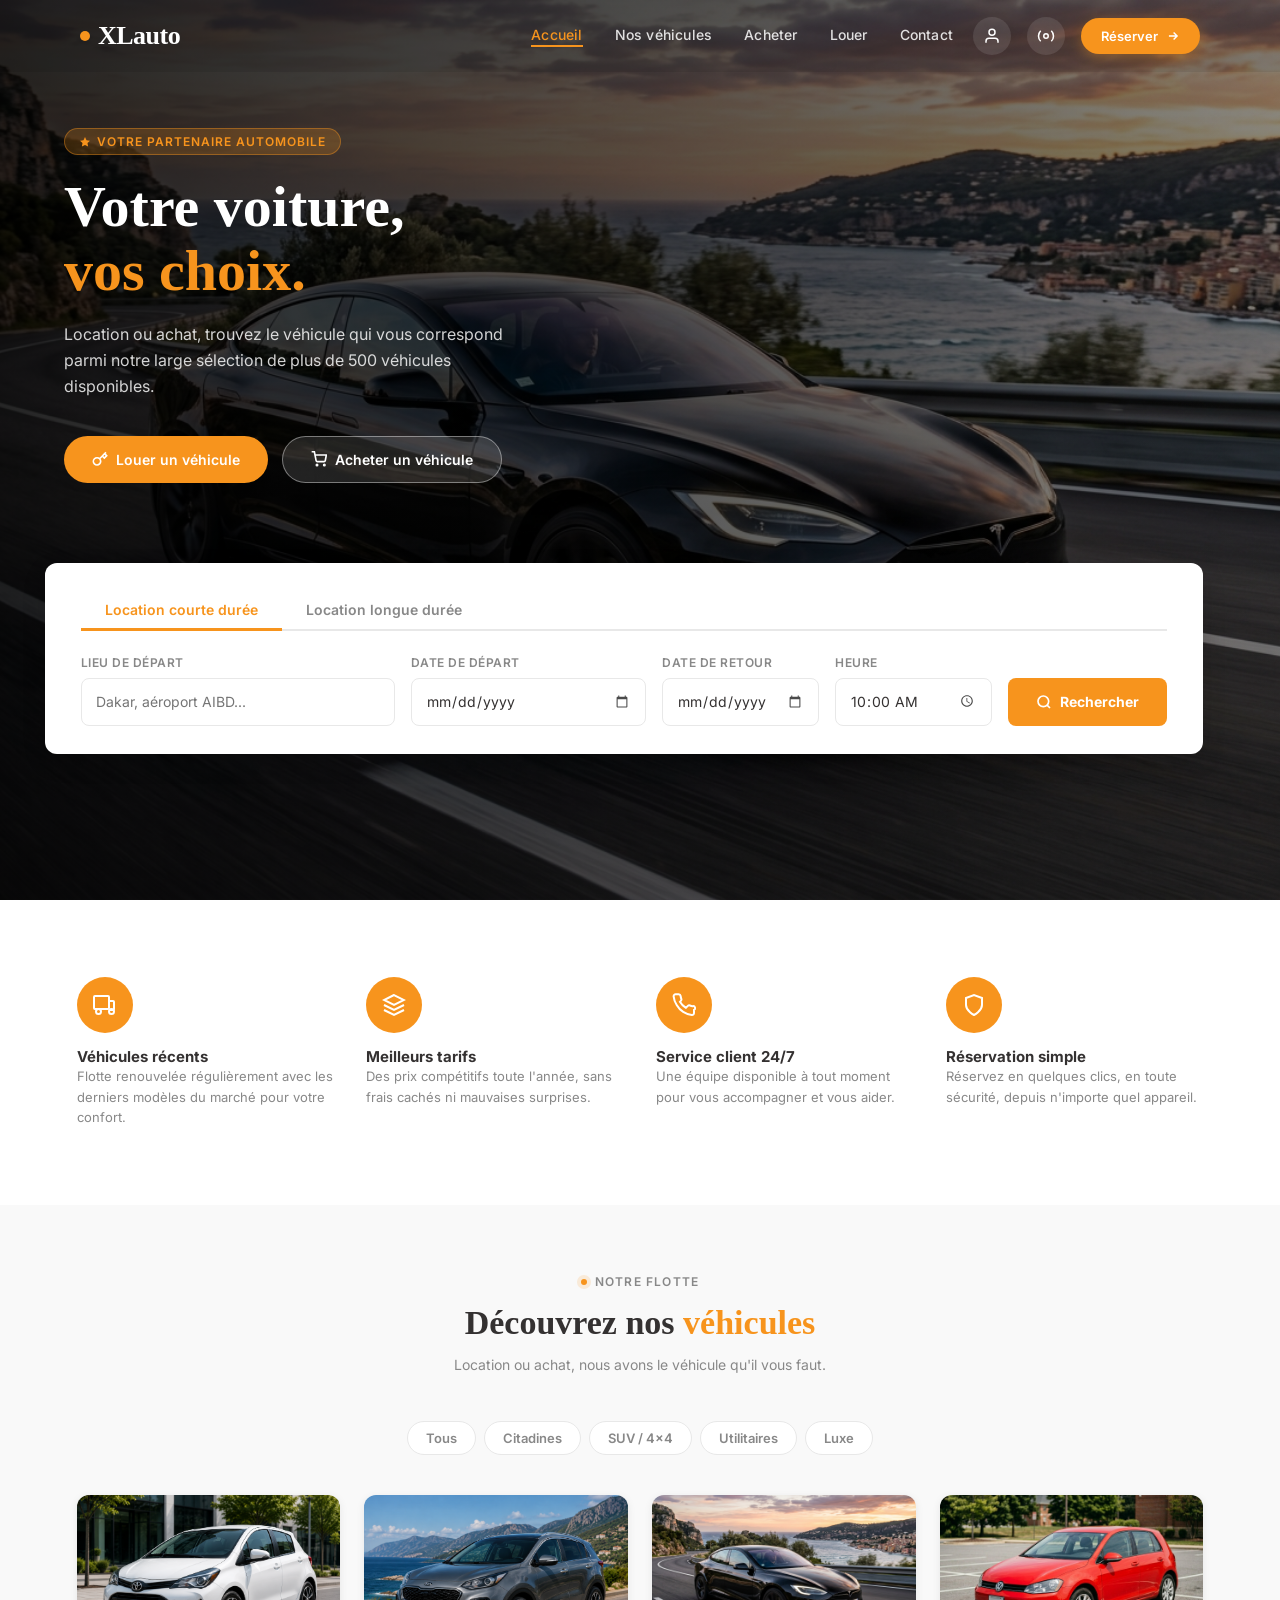
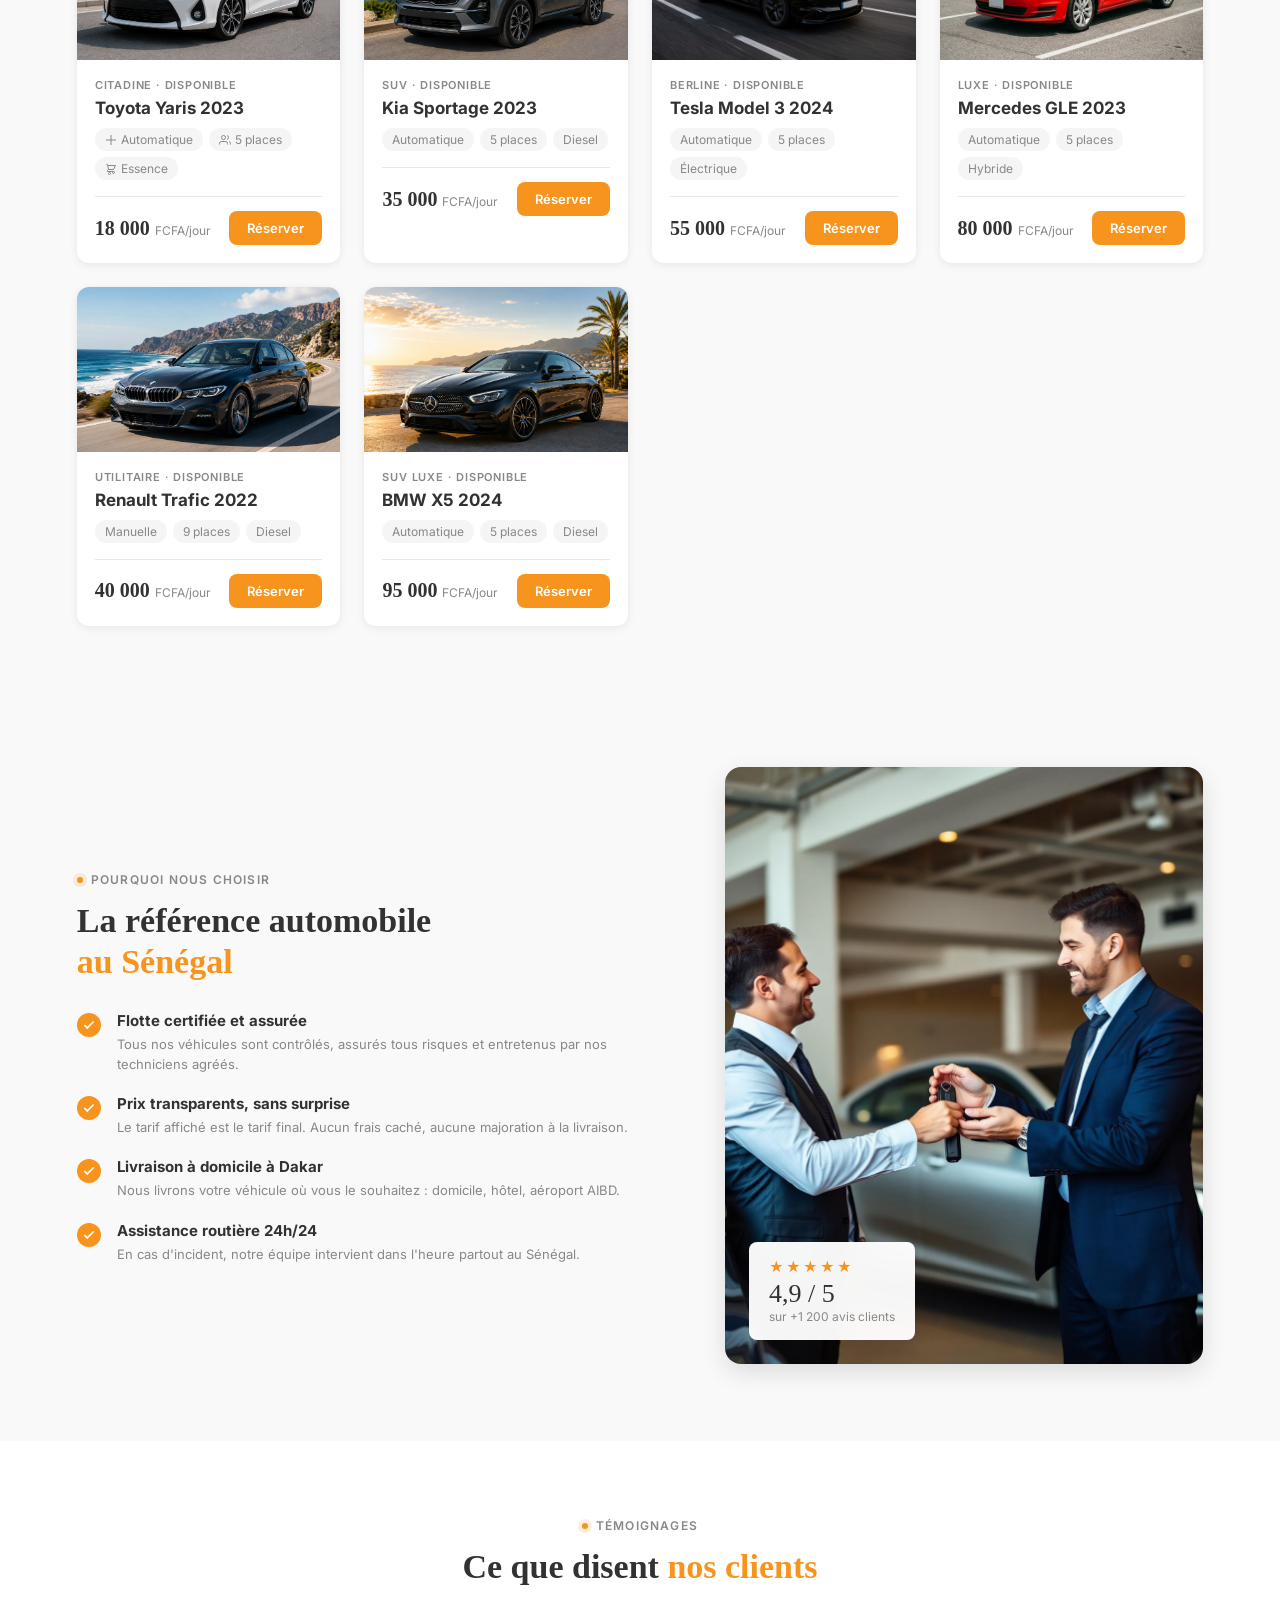
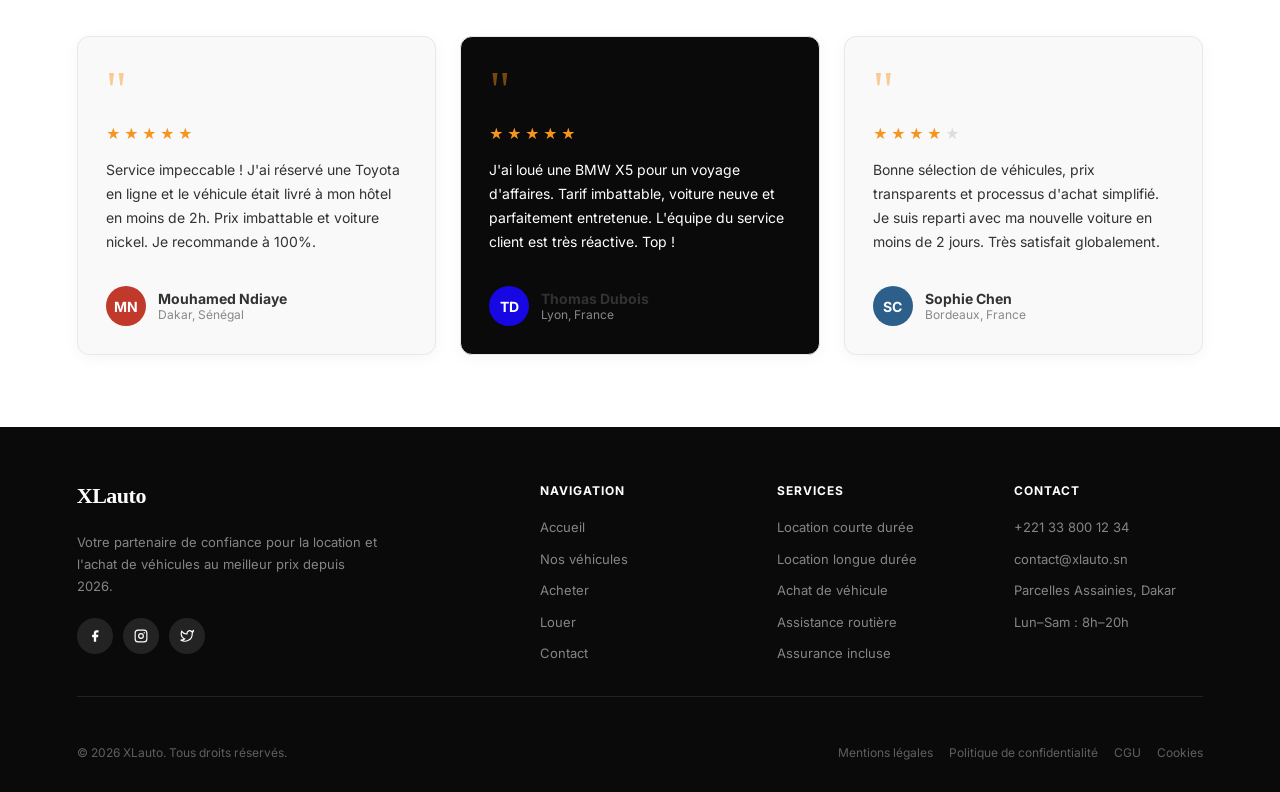
<file: index.html>
<!DOCTYPE html>
<html lang="fr">
<head>
  <meta charset="UTF-8">
  <meta name="viewport" content="width=device-width, initial-scale=1.0">
  <title>XLauto — Location & Vente de Véhicules</title>
  <link rel="preconnect" href="https://fonts.googleapis.com" />
  <link rel="preconnect" href="https://fonts.gstatic.com" crossorigin />
  <link href="https://fonts.googleapis.com/css2?family=Instrument+Serif:ital@0;1&family=Inter:wght@400;500;600;700;800&display=swap" rel="stylesheet" />
  <link rel="stylesheet" href="style.css">
</head>
<body>

  <!-- ══ HERO SECTION (fond image) ══ -->
  <section class="hero-section">

    <!-- ══ HEADER ══ -->
    <header class="header">
      <a href="#" class="logo">
        <span class="logo-dot"></span> XLauto
      </a>
      <div class="nav-panel">
        <nav class="nav">
          <a href="#" class="active">Accueil</a>
          <a href="#">Nos véhicules</a>
          <a href="#vehicules">Acheter</a>
          <a href="#vehicules">Louer</a>
          <a href="connexion/index.html">Contact</a>
        </nav>
        <div class="header-actions">
          <button class="icon-btn" aria-label="Profil utilisateur">
            <svg width="18" height="18" viewBox="0 0 24 24" fill="none" stroke="currentColor" stroke-width="2">
              <path d="M20 21v-2a4 4 0 0 0-4-4H8a4 4 0 0 0-4 4v2"/>
              <circle cx="12" cy="7" r="4"/>
            </svg>
          </button>
          <button class="icon-btn parametre" aria-label="Paramètres">
            <svg width="18" height="18" viewBox="0 0 24 24" fill="none" stroke="currentColor" stroke-width="2">
              <circle cx="12" cy="12" r="3"/>
              <path d="M19.07 4.93a10 10 0 0 1 0 14.14M4.93 4.93a10 10 0 0 0 0 14.14"/>
            </svg>
          </button>
          <a href="#" class="btn-contact">
            Réserver
            <svg width="14" height="14" viewBox="0 0 24 24" fill="none" stroke="currentColor" stroke-width="2.5"><path d="M5 12h14M13 6l6 6-6 6"/></svg>
          </a>
        </div>
        <!-- Checkbox hack menu mobile — sans JS -->
        <input type="checkbox" id="menu-toggle" class="menu-toggle-input">
        <label for="menu-toggle" class="menu-toggle" aria-label="Ouvrir le menu">
          <span></span><span></span><span></span>
        </label>
      </div>
    </header>

    <main>

      <!-- ══ HERO ══ -->
      <section class="hero">
        <div class="hero-overlay"></div>
        <div class="hero-content">
          <div class="hero-tag">
            <svg width="12" height="12" viewBox="0 0 24 24" fill="currentColor"><path d="M12 2l3.09 6.26L22 9.27l-5 4.87 1.18 6.88L12 17.77l-6.18 3.25L7 14.14 2 9.27l6.91-1.01L12 2z"/></svg>
            Votre partenaire automobile
          </div>
          <h1 class="hero-title">Votre voiture,<br><span>vos choix.</span></h1>
          <p class="hero-subtitle">Location ou achat, trouvez le véhicule qui vous correspond parmi notre large sélection de plus de 500 véhicules disponibles.</p>
          <div class="hero-cta">
            <button class="btn-primary">
              <svg width="16" height="16" viewBox="0 0 24 24" fill="none" stroke="currentColor" stroke-width="2.5"><path d="M21 2l-2 2m-7.61 7.61a5.5 5.5 0 1 1-7.778 7.778 5.5 5.5 0 0 1 7.777-7.777zm0 0L15.5 7.5m0 0l3 3L22 7l-3-3m-3.5 3.5L19 4"/></svg>
              Louer un véhicule
            </button>
            <button class="btn-secondary">
              <svg width="16" height="16" viewBox="0 0 24 24" fill="none" stroke="currentColor" stroke-width="2.5"><circle cx="9" cy="21" r="1"/><circle cx="20" cy="21" r="1"/><path d="M1 1h4l2.68 13.39a2 2 0 0 0 2 1.61h9.72a2 2 0 0 0 2-1.61L23 6H6"/></svg>
              Acheter un véhicule
            </button>
          </div>
        </div>

      <!-- ══ SEARCH WIDGET ══ -->
      <div class="search-widget">
        <div class="search-tabs">
          <button class="tab-btn active">Location courte durée</button>
          <button class="tab-btn">Location longue durée</button>
        </div>
        <form action="/recherche" method="GET" class="search-fields">
          <div class="field-group">
            <label for="lieu">Lieu de départ</label>
            <input id="lieu" name="lieu" class="field-input" type="text" placeholder="Dakar, aéroport AIBD..."/>
          </div>
          <div class="field-group">
            <label for="date">Date de départ</label>
            <input id="date" name="date" class="field-input" type="date"/>
          </div>
          <div class="field-group">
            <label for="dates">Date de retour</label>
            <input id="dates" name="dates" class="field-input" type="date"/>
          </div>
          <div class="field-group">
            <label for="time">Heure</label>
            <input id="time" name="time" class="field-input" type="time" value="10:00"/>
          </div>
          <div class="reach-btn">
            <button class="btn-search">
              <svg width="16" height="16" viewBox="0 0 24 24" fill="none" stroke="currentColor" stroke-width="2.5"><circle cx="11" cy="11" r="8"/><path d="m21 21-4.35-4.35"/></svg>
              Rechercher
            </button>
          </div>
        </form>
      </div>
     </section>
    </section><!-- /hero-section -->

    <!-- ══ FEATURES ══ -->
    <section class="features">
      <div class="feature-card">
        <div class="feature-icon">
          <svg width="24" height="24" viewBox="0 0 24 24" fill="none" stroke="white" stroke-width="2"><rect x="1" y="3" width="15" height="13" rx="1"/><path d="M16 8h4a1 1 0 0 1 1 1v7a1 1 0 0 1-1 1h-4"/><circle cx="5.5" cy="18.5" r="2.5"/><circle cx="18.5" cy="18.5" r="2.5"/></svg>
        </div>
        <div>
          <div class="feature-title">Véhicules récents</div>
          <div class="feature-desc">Flotte renouvelée régulièrement avec les derniers modèles du marché pour votre confort.</div>
        </div>
      </div>
      <div class="feature-card">
        <div class="feature-icon">
          <svg width="24" height="24" viewBox="0 0 24 24" fill="none" stroke="white" stroke-width="2"><path d="M12 2L2 7l10 5 10-5-10-5z"/><path d="M2 17l10 5 10-5"/><path d="M2 12l10 5 10-5"/></svg>
        </div>
        <div>
          <div class="feature-title">Meilleurs tarifs</div>
          <div class="feature-desc">Des prix compétitifs toute l'année, sans frais cachés ni mauvaises surprises.</div>
        </div>
      </div>
      <div class="feature-card">
        <div class="feature-icon">
          <svg width="24" height="24" viewBox="0 0 24 24" fill="none" stroke="white" stroke-width="2"><path d="M22 16.92v3a2 2 0 0 1-2.18 2 19.79 19.79 0 0 1-8.63-3.07A19.5 19.5 0 0 1 4.69 12a19.79 19.79 0 0 1-3.07-8.67A2 2 0 0 1 3.6 1.27h3a2 2 0 0 1 2 1.72c.127.96.361 1.903.7 2.81a2 2 0 0 1-.45 2.11L7.91 8.84a16 16 0 0 0 6 6l1.94-1.94a2 2 0 0 1 2.11-.45c.907.339 1.85.573 2.81.7A2 2 0 0 1 22 16.92z"/></svg>
        </div>
        <div>
          <div class="feature-title">Service client 24/7</div>
          <div class="feature-desc">Une équipe disponible à tout moment pour vous accompagner et vous aider.</div>
        </div>
      </div>
      <div class="feature-card">
        <div class="feature-icon">
          <svg width="24" height="24" viewBox="0 0 24 24" fill="none" stroke="white" stroke-width="2"><path d="M12 22s8-4 8-10V5l-8-3-8 3v7c0 6 8 10 8 10z"/></svg>
        </div>
        <div>
          <div class="feature-title">Réservation simple</div>
          <div class="feature-desc">Réservez en quelques clics, en toute sécurité, depuis n'importe quel appareil.</div>
        </div>
      </div>
    </section>

    <!-- ══ VÉHICULES ══ -->
    <section class="vehicules" id="vehicules">
      <div class="section-header">
        <span class="eyebrow"><span class="eyebrow-dot"></span> Notre flotte</span>
        <h2 class="section-title">Découvrez nos <span>véhicules</span></h2>
        <p class="section-subtitle">Location ou achat, nous avons le véhicule qu'il vous faut.</p>
      </div>
      <div class="filter-buttons">
        <button class="filter-btn active">Tous</button>
        <button class="filter-btn">Citadines</button>
        <button class="filter-btn">SUV / 4×4</button>
        <button class="filter-btn">Utilitaires</button>
        <button class="filter-btn">Luxe</button>
      </div>
      <div class="vehicles-grid">

        <article class="vehicule-card">
          <img class="vehicule-image" src="image/image_1.png" alt="Toyota Yaris" loading="lazy"/>
          <div class="card-body">
            <div class="card-meta">Citadine · Disponible</div>
            <div class="card-name">Toyota Yaris 2023</div>
            <div class="card-specs">
              <span class="spec-tag">
                <svg width="12" height="12" viewBox="0 0 24 24" fill="none" stroke="currentColor" stroke-width="2"><path d="M12 2v20M2 12h20"/></svg>
                Automatique
              </span>
              <span class="spec-tag">
                <svg width="12" height="12" viewBox="0 0 24 24" fill="none" stroke="currentColor" stroke-width="2"><path d="M17 21v-2a4 4 0 0 0-4-4H5a4 4 0 0 0-4 4v2"/><circle cx="9" cy="7" r="4"/><path d="M23 21v-2a4 4 0 0 0-3-3.87"/><path d="M16 3.13a4 4 0 0 1 0 7.75"/></svg>
                5 places
              </span>
              <span class="spec-tag">
                <svg width="12" height="12" viewBox="0 0 24 24" fill="none" stroke="currentColor" stroke-width="2"><path d="M3 3h2l.4 2M7 13h10l4-8H5.4M7 13L5.4 5M7 13l-2.293 2.293c-.63.63-.184 1.707.707 1.707H17m0 0a2 2 0 1 0 0 4 2 2 0 0 0 0-4zm-8 2a2 2 0 1 0 0 4 2 2 0 0 0 0-4z"/></svg>
                Essence
              </span>
            </div>
            <div class="card-footer">
              <div class="card-price">18 000 <span>FCFA/jour</span></div>
              <button class="btn-reserve">Réserver</button>
            </div>
          </div>
        </article>

        <article class="vehicule-card">
          <img class="vehicule-image" src="image/image_2.png" alt="Kia Sportage" loading="lazy"/>
          <div class="card-body">
            <div class="card-meta">SUV · Disponible</div>
            <div class="card-name">Kia Sportage 2023</div>
            <div class="card-specs">
              <span class="spec-tag">Automatique</span>
              <span class="spec-tag">5 places</span>
              <span class="spec-tag">Diesel</span>
            </div>
            <div class="card-footer">
              <div class="card-price">35 000 <span>FCFA/jour</span></div>
              <button class="btn-reserve">Réserver</button>
            </div>
          </div>
        </article>

        <article class="vehicule-card">
          <img class="vehicule-image" src="image/image_5.png" alt="Tesla Model 3" loading="lazy"/>
          <div class="card-body">
            <div class="card-meta">Berline · Disponible</div>
            <div class="card-name">Tesla Model 3 2024</div>
            <div class="card-specs">
              <span class="spec-tag">Automatique</span>
              <span class="spec-tag">5 places</span>
              <span class="spec-tag">Électrique</span>
            </div>
            <div class="card-footer">
              <div class="card-price">55 000 <span>FCFA/jour</span></div>
              <button class="btn-reserve">Réserver</button>
            </div>
          </div>
        </article>

        <article class="vehicule-card">
          <img class="vehicule-image" src="image/image_4.png" alt="Mercedes GLE" loading="lazy"/>
          <div class="card-body">
            <div class="card-meta">Luxe · Disponible</div>
            <div class="card-name">Mercedes GLE 2023</div>
            <div class="card-specs">
              <span class="spec-tag">Automatique</span>
              <span class="spec-tag">5 places</span>
              <span class="spec-tag">Hybride</span>
            </div>
            <div class="card-footer">
              <div class="card-price">80 000 <span>FCFA/jour</span></div>
              <button class="btn-reserve">Réserver</button>
            </div>
          </div>
        </article>

        <article class="vehicule-card">
          <img class="vehicule-image" src="image/image_6.png" alt="Renault Trafic" loading="lazy"/>
          <div class="card-body">
            <div class="card-meta">Utilitaire · Disponible</div>
            <div class="card-name">Renault Trafic 2022</div>
            <div class="card-specs">
              <span class="spec-tag">Manuelle</span>
              <span class="spec-tag">9 places</span>
              <span class="spec-tag">Diesel</span>
            </div>
            <div class="card-footer">
              <div class="card-price">40 000 <span>FCFA/jour</span></div>
              <button class="btn-reserve">Réserver</button>
            </div>
          </div>
        </article>

        <article class="vehicule-card">
          <img class="vehicule-image" src="image/image_7.png" alt="BMW X5" loading="lazy"/>
          <div class="card-body">
            <div class="card-meta">SUV Luxe · Disponible</div>
            <div class="card-name">BMW X5 2024</div>
            <div class="card-specs">
              <span class="spec-tag">Automatique</span>
              <span class="spec-tag">5 places</span>
              <span class="spec-tag">Diesel</span>
            </div>
            <div class="card-footer">
              <div class="card-price">95 000 <span>FCFA/jour</span></div>
              <button class="btn-reserve">Réserver</button>
            </div>
          </div>
        </article>

      </div>
    </section>

    <!-- ══ WHY US ══ -->
    <section class="why-us">
      <div class="why-content">
        <span class="eyebrow"><span class="eyebrow-dot"></span> Pourquoi nous choisir</span>
        <h2 class="section-title">La référence automobile<br><span>au Sénégal</span></h2>
        <ul class="why-list">
          <li class="why-item">
            <div class="why-check">
              <svg width="14" height="14" viewBox="0 0 24 24" fill="none" stroke="white" stroke-width="3"><polyline points="20 6 9 17 4 12"/></svg>
            </div>
            <div class="why-item-text">
              <h4>Flotte certifiée et assurée</h4>
              <p>Tous nos véhicules sont contrôlés, assurés tous risques et entretenus par nos techniciens agréés.</p>
            </div>
          </li>
          <li class="why-item">
            <div class="why-check">
              <svg width="14" height="14" viewBox="0 0 24 24" fill="none" stroke="white" stroke-width="3"><polyline points="20 6 9 17 4 12"/></svg>
            </div>
            <div class="why-item-text">
              <h4>Prix transparents, sans surprise</h4>
              <p>Le tarif affiché est le tarif final. Aucun frais caché, aucune majoration à la livraison.</p>
            </div>
          </li>
          <li class="why-item">
            <div class="why-check">
              <svg width="14" height="14" viewBox="0 0 24 24" fill="none" stroke="white" stroke-width="3"><polyline points="20 6 9 17 4 12"/></svg>
            </div>
            <div class="why-item-text">
              <h4>Livraison à domicile à Dakar</h4>
              <p>Nous livrons votre véhicule où vous le souhaitez : domicile, hôtel, aéroport AIBD.</p>
            </div>
          </li>
          <li class="why-item">
            <div class="why-check">
              <svg width="14" height="14" viewBox="0 0 24 24" fill="none" stroke="white" stroke-width="3"><polyline points="20 6 9 17 4 12"/></svg>
            </div>
            <div class="why-item-text">
              <h4>Assistance routière 24h/24</h4>
              <p>En cas d'incident, notre équipe intervient dans l'heure partout au Sénégal.</p>
            </div>
          </li>
        </ul>
      </div>
      <div class="why-img">
        <img class="ref-img" src="image/why.jpg" alt="Véhicule XLauto" loading="lazy"/>
        <div class="floating-card">
          <div class="floating-stars">★★★★★</div>
          <strong>4,9 / 5</strong>
          <span>sur +1 200 avis clients</span>
        </div>
      </div>
    </section>

    <!-- ══ TESTIMONIALS ══ -->
    <section class="testimonials">
      <div class="section-temoignage">
        <span class="eyebrow"><span class="eyebrow-dot"></span> Témoignages</span>
        <h2 class="section-title">Ce que disent <span>nos clients</span></h2>
      </div>
      <div class="testimonials-grid">

        <div class="testimonial-card">
          <div class="quote-icon">"</div>
          <div class="stars">
            <span class="star">★</span><span class="star">★</span><span class="star">★</span><span class="star">★</span><span class="star">★</span>
          </div>
          <p class="testimonial-text">Service impeccable ! J'ai réservé une Toyota en ligne et le véhicule était livré à mon hôtel en moins de 2h. Prix imbattable et voiture nickel. Je recommande à 100%.</p>
          <div class="reviewer">
            <div class="reviewer-avatar" style="background:#c0392b;">MN</div>
            <div>
              <div class="reviewer-name">Mouhamed Ndiaye</div>
              <div class="reviewer-city">Dakar, Sénégal</div>
            </div>
          </div>
        </div>

        <div class="testimonial-card three">
          <div class="quote-icon">"</div>
          <div class="stars">
            <span class="star">★</span><span class="star">★</span><span class="star">★</span><span class="star">★</span><span class="star">★</span>
          </div>
          <p class="testimonial-text">J'ai loué une BMW X5 pour un voyage d'affaires. Tarif imbattable, voiture neuve et parfaitement entretenue. L'équipe du service client est très réactive. Top !</p>
          <div class="reviewer">
            <div class="reviewer-avatar" style="background:#1607e3;">TD</div>
            <div>
              <div class="reviewer-name">Thomas Dubois</div>
              <div class="reviewer-city">Lyon, France</div>
            </div>
          </div>
        </div>

        <div class="testimonial-card">
          <div class="quote-icon">"</div>
          <div class="stars">
            <span class="star">★</span><span class="star">★</span><span class="star">★</span><span class="star">★</span><span class="star" style="color:#ddd;">★</span>
          </div>
          <p class="testimonial-text">Bonne sélection de véhicules, prix transparents et processus d'achat simplifié. Je suis reparti avec ma nouvelle voiture en moins de 2 jours. Très satisfait globalement.</p>
          <div class="reviewer">
            <div class="reviewer-avatar" style="background:#2c5f8a;">SC</div>
            <div>
              <div class="reviewer-name">Sophie Chen</div>
              <div class="reviewer-city">Bordeaux, France</div>
            </div>
          </div>
        </div>

      </div>
    </section>

    </main>

  <!-- ══ FOOTER ══ -->
  <footer class="footer">
    <div class="footer-content">
      <div class="footer-top">
        <div class="footer-brand">
          <div class="logo">XLauto</div>
          <p>Votre partenaire de confiance pour la location et l'achat de véhicules au meilleur prix depuis 2026.</p>
          <div class="social-links">
            <a href="#" class="social-btn" aria-label="Facebook">
              <svg width="14" height="14" viewBox="0 0 24 24" fill="currentColor"><path d="M18 2h-3a5 5 0 0 0-5 5v3H7v4h3v8h4v-8h3l1-4h-4V7a1 1 0 0 1 1-1h3z"/></svg>
            </a>
            <a href="#" class="social-btn" aria-label="Instagram">
              <svg width="14" height="14" viewBox="0 0 24 24" fill="none" stroke="currentColor" stroke-width="2"><rect x="2" y="2" width="20" height="20" rx="5"/><circle cx="12" cy="12" r="4"/><circle cx="17.5" cy="6.5" r="1.2" fill="currentColor" stroke="none"/></svg>
            </a>
            <a href="#" class="social-btn" aria-label="Twitter / X">
              <svg width="14" height="14" viewBox="0 0 24 24" fill="none" stroke="currentColor" stroke-width="2"><path d="M23 3a10.9 10.9 0 0 1-3.14 1.53 4.48 4.48 0 0 0-7.86 3v1A10.66 10.66 0 0 1 3 4s-4 9 5 13a11.64 11.64 0 0 1-7 2c9 5 20 0 20-11.5a4.5 4.5 0 0 0-.08-.83A7.72 7.72 0 0 0 23 3z"/></svg>
            </a>
          </div>
        </div>
        <div class="footer-col">
          <h4>Navigation</h4>
          <ul>
            <li><a href="#">Accueil</a></li>
            <li><a href="#">Nos véhicules</a></li>
            <li><a href="#">Acheter</a></li>
            <li><a href="#">Louer</a></li>
            <li><a href="#">Contact</a></li>
          </ul>
        </div>
        <div class="footer-col">
          <h4>Services</h4>
          <ul>
            <li><a href="#">Location courte durée</a></li>
            <li><a href="#">Location longue durée</a></li>
            <li><a href="#">Achat de véhicule</a></li>
            <li><a href="#">Assistance routière</a></li>
            <li><a href="#">Assurance incluse</a></li>
          </ul>
        </div>
        <div class="footer-col">
          <h4>Contact</h4>
          <ul>
            <li><a href="tel:+221338001234">+221 33 800 12 34</a></li>
            <li><a href="mailto:contact@xlauto.sn">contact@xlauto.sn</a></li>
            <li><a href="#">Parcelles Assainies, Dakar</a></li>
            <li><a href="#">Lun–Sam : 8h–20h</a></li>
          </ul>
        </div>
      </div>
      <div class="footer-bottom">
        <p>© 2026 XLauto. Tous droits réservés.</p>
        <div class="footer-bottom-links">
          <a href="#">Mentions légales</a>
          <a href="#">Politique de confidentialité</a>
          <a href="#">CGU</a>
          <a href="#">Cookies</a>
        </div>
      </div>
    </div>

    <!-- Navigation mobile bas de page -->
    <nav class="bottom-nav" aria-label="Navigation mobile">
      <a href="index.html" class="nav-item active">
        <svg width="20" height="20" viewBox="0 0 24 24" fill="none" stroke="currentColor" stroke-width="2"><path d="M3 9l9-7 9 7v11a2 2 0 0 1-2 2H5a2 2 0 0 1-2-2z"/><polyline points="9 22 9 12 15 12 15 22"/></svg>
        <span>Accueil</span>
      </a>
      <a href="#" class="nav-item">
        <svg width="20" height="20" viewBox="0 0 24 24" fill="none" stroke="currentColor" stroke-width="2"><rect x="3" y="3" width="7" height="7"/><rect x="14" y="3" width="7" height="7"/><rect x="3" y="14" width="7" height="7"/><rect x="14" y="14" width="7" height="7"/></svg>
        <span>Véhicules</span>
      </a>
      <a href="#" class="nav-item">
        <svg width="20" height="20" viewBox="0 0 24 24" fill="none" stroke="currentColor" stroke-width="2"><circle cx="11" cy="11" r="8"/><line x1="21" y1="21" x2="16.65" y2="16.65"/></svg>
        <span>Recherche</span>
      </a>
      <a href="connexion/index.html" class="nav-item">
        <svg width="20" height="20" viewBox="0 0 24 24" fill="none" stroke="currentColor" stroke-width="2"><path d="M20 21v-2a4 4 0 0 0-4-4H8a4 4 0 0 0-4 4v2"/><circle cx="12" cy="7" r="4"/></svg>
        <span>Profil</span>
      </a>
    </nav>
  </footer>

  <!-- Script header sticky -->
  <script>
    window.addEventListener('scroll', () => {
      document.querySelector('.header')
        .classList.toggle('scrolled', window.scrollY > 60);
    });
  </script>

</body>
</html>
</file>
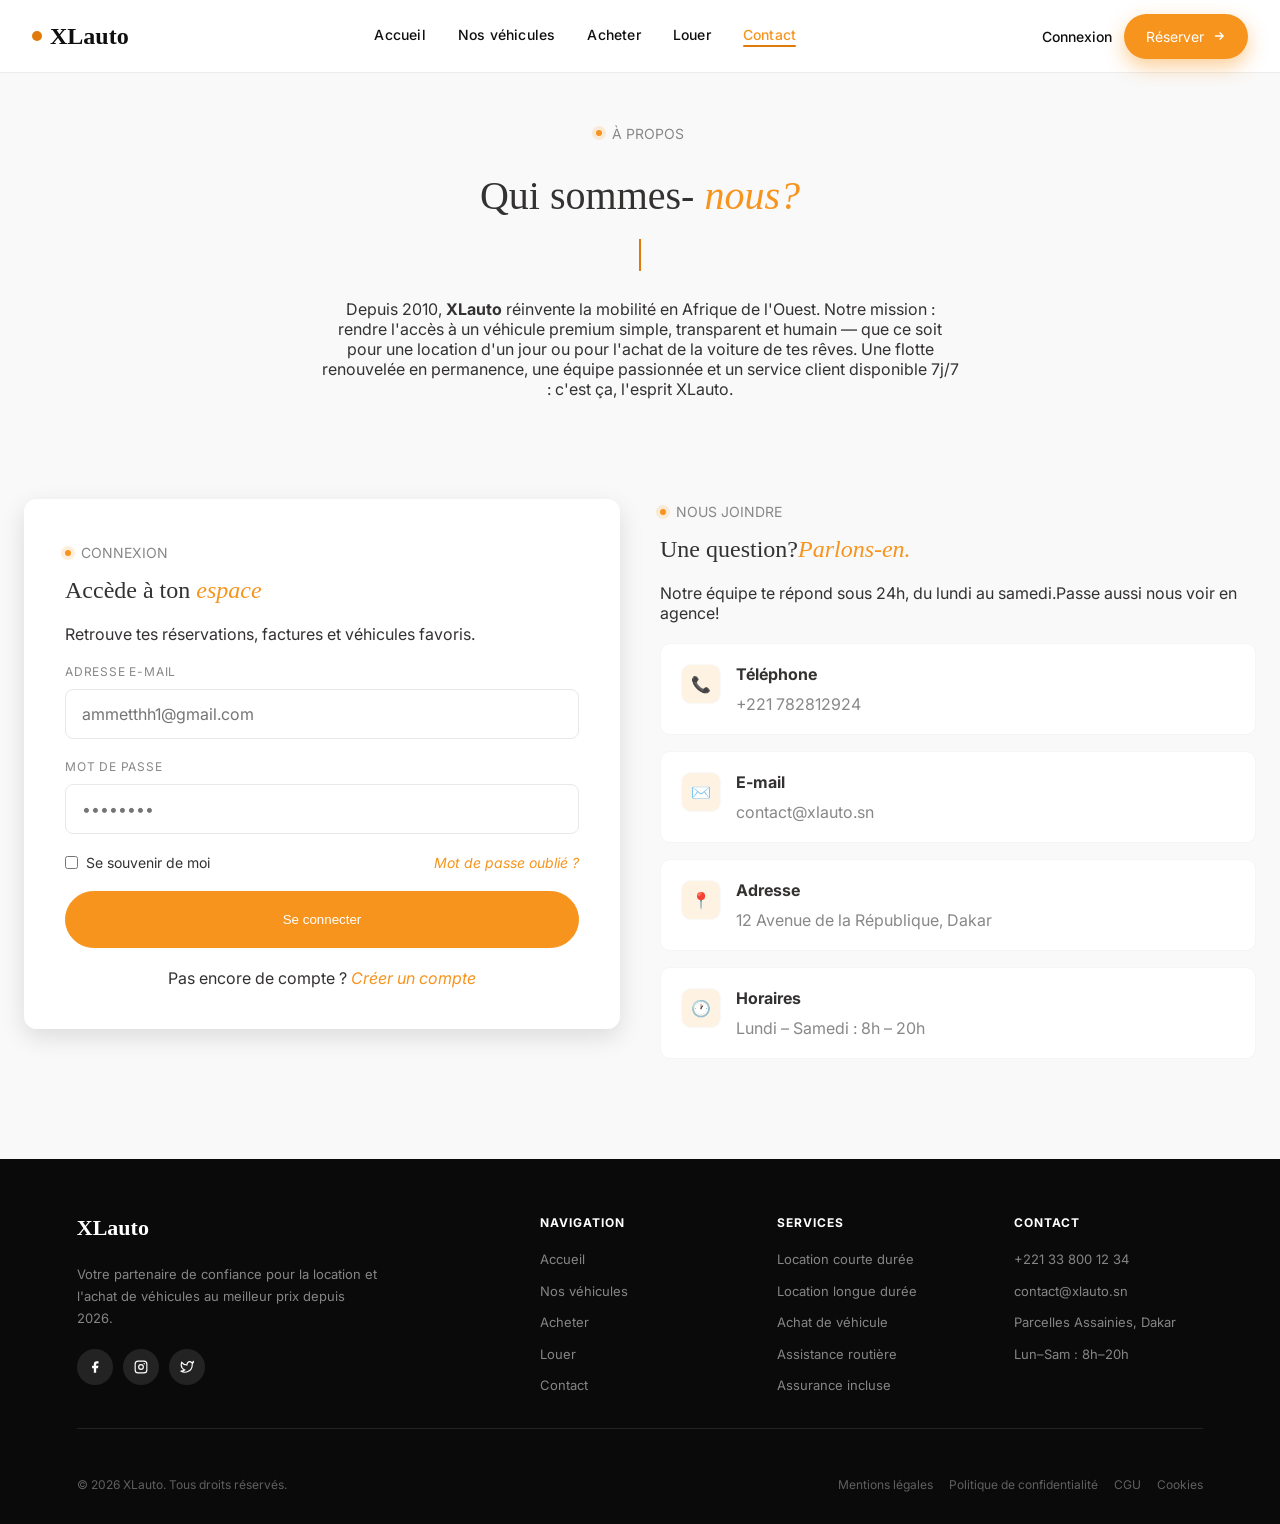
<file: connexion/index.html>
<!DOCTYPE html>
<html lang="fr">
<head>
  <meta charset="UTF-8">
  <meta name="viewport" content="width=device-width, initial-scale=1.0">
  <title>XLauto — Location & Vente de Véhicules</title>
  <link rel="preconnect" href="https://fonts.googleapis.com" />
  <link rel="preconnect" href="https://fonts.gstatic.com" crossorigin />
  <link href="https://fonts.googleapis.com/css2?family=Instrument+Serif:ital@0;1&family=Inter:wght@400;500;600;700;800&display=swap" rel="stylesheet" />
  <link rel="stylesheet" href="style.css" />
</head>
<body>

  <!-- ══ HERO SECTION (fond image) ══ -->
  <section class="hero-section">

    <!-- ══ HEADER ══ -->
    <header class="header" >
      <a href="#" class="logo">
         <!-- Checkbox hack menu mobile — sans JS -->
        <input type="checkbox" id="menu-toggle" class="menu-toggle-input">
        <label for="menu-toggle" class="menu-toggle" aria-label="Ouvrir le menu">
          <span></span><span></span><span></span>
        </label>
        <span class="logo-dot"></span> XLauto
      </a>
        <nav class="nav">
          <a href="../index.html" >Accueil</a>
          <a href="#">Nos véhicules</a>
          <a href="#vehicules">Acheter</a>
          <a href="#vehicules">Louer</a>
          <a href="#" class="active">Contact</a>
        </nav>
        <div class="header-action">
          <a href="#infos" class="btn-ghost">Connexion</a>
          <a href="#" class="btn-contact">
            Réserver
            <svg width="14" height="14" viewBox="0 0 24 24" fill="none" stroke="currentColor" stroke-width="2.5"><path d="M5 12h14M13 6l6 6-6 6"/></svg>
          </a>
        </div>
       
    </header>
    <section class="a-propos">
      <div class="eyebrow"><span class="eyebrow-dot"></span>à propos</div>
      <h1 class="tittle">Qui sommes- <span class="tittle-dot">nous?</span></h1>
      <p class="typewriter-wrapper">
        <span class="typewriter">Xlauto, la nouvelle référence auto.</span>
      </p>
      <p class="sub-tittle">Depuis 2010, <strong>XLauto</strong>  réinvente la mobilité en Afrique de l'Ouest. Notre mission : rendre l'accès à un véhicule premium simple, transparent et humain — que ce soit pour une location d'un jour ou pour l'achat de la voiture de tes rêves. Une flotte renouvelée en permanence, une équipe passionnée et un service client disponible 7j/7 : c'est ça, l'esprit XLauto.</p>
    </section>
    <section class="infos" id="infos">
      <article class="connexion">
        <div class="descript">
          <div class="eyebrow"><span class="eyebrow-dot"></span>connexion</div>
          <h2 class="mini-tittle">Accède à ton <span class="tittle-dot">espace</span></h2>
          <p class="sub-tittle mini">Retrouve tes réservations, factures et véhicules favoris.</p>
        </div>
        <form action="#" class="infos-connexion">
          <div class="group">
          <label for="email" class="label">Adresse e-mail</label>
          <input type="text" id="email" class="input"  name="email" placeholder="ammetthh1@gmail.com">
          </div>
          <div class="group">
          <label for="password" class="label">Mot de passe</label>
          <input type="text" id="password" class="input" name="mot-de-pass" placeholder="••••••••">
          </div>
          <div class="pass">
              <label class="checkbox"> <input type="checkbox">
                Se souvenir de moi</label>
            <a href="#" class="tittle-dot" style="text-decoration: none;">Mot de passe oublié ?</a>
          </div>
          <button type="submit" class="submit">Se connecter</button>
          <a href="#" style="text-decoration: none;" class="ask">Pas encore de compte ? <span class="tittle-dot" >Créer un compte</span></a>
        </form>
      </article>
      <article class="info-contact">
        <div class="eyebrow"><span class="eyebrow-dot"></span>Nous joindre</div>
        <h2 class="mini-tittle">Une question?<span class="tittle-dot">Parlons-en.</span></h2>
        <p class="sub-tittle">Notre équipe te répond sous 24h, du lundi au samedi.Passe aussi nous voir en agence!</p>
        <div class="contacts">
          <div class="contact">
            <div class="icn-cnt">📞</div>
            <div class="coordonne">
              <h4>Téléphone</h4>
              <p>+221 782812924</p>
            </div>
          </div>
          <div class="contact">
            <div class="icn-cnt">✉️</div>
            <div class="coordonne">
              <h4>E-mail</h4>
              <p>contact@xlauto.sn</p>
            </div>
          </div>
          <div class="contact">
            <div class="icn-cnt">📍</div>
            <div class="coordonne">
              <h4>Adresse</h4>
              <p>12 Avenue de la République, Dakar</p>
            </div>
          </div>
          <div class="contact">
            <div class="icn-cnt">🕐</div>
            <div class="coordonne">
              <h4>Horaires</h4>
              <p>Lundi – Samedi : 8h – 20h

</p>
            </div>
          </div>
        </div>
      </article>
    </section>
     <!-- ══ FOOTER ══ -->
  <footer class="footer">
    <div class="footer-content">
      <div class="footer-top">
        <div class="footer-brand">
          <div class="logo">XLauto</div>
          <p>Votre partenaire de confiance pour la location et l'achat de véhicules au meilleur prix depuis 2026.</p>
          <div class="social-links">
            <a href="#" class="social-btn" aria-label="Facebook">
              <svg width="14" height="14" viewBox="0 0 24 24" fill="currentColor"><path d="M18 2h-3a5 5 0 0 0-5 5v3H7v4h3v8h4v-8h3l1-4h-4V7a1 1 0 0 1 1-1h3z"/></svg>
            </a>
            <a href="#" class="social-btn" aria-label="Instagram">
              <svg width="14" height="14" viewBox="0 0 24 24" fill="none" stroke="currentColor" stroke-width="2"><rect x="2" y="2" width="20" height="20" rx="5"/><circle cx="12" cy="12" r="4"/><circle cx="17.5" cy="6.5" r="1.2" fill="currentColor" stroke="none"/></svg>
            </a>
            <a href="#" class="social-btn" aria-label="Twitter / X">
              <svg width="14" height="14" viewBox="0 0 24 24" fill="none" stroke="currentColor" stroke-width="2"><path d="M23 3a10.9 10.9 0 0 1-3.14 1.53 4.48 4.48 0 0 0-7.86 3v1A10.66 10.66 0 0 1 3 4s-4 9 5 13a11.64 11.64 0 0 1-7 2c9 5 20 0 20-11.5a4.5 4.5 0 0 0-.08-.83A7.72 7.72 0 0 0 23 3z"/></svg>
            </a>
          </div>
        </div>
        <div class="footer-col">
          <h4>Navigation</h4>
          <ul>
            <li><a href="#">Accueil</a></li>
            <li><a href="#">Nos véhicules</a></li>
            <li><a href="#">Acheter</a></li>
            <li><a href="#">Louer</a></li>
            <li><a href="#">Contact</a></li>
          </ul>
        </div>
        <div class="footer-col">
          <h4>Services</h4>
          <ul>
            <li><a href="#">Location courte durée</a></li>
            <li><a href="#">Location longue durée</a></li>
            <li><a href="#">Achat de véhicule</a></li>
            <li><a href="#">Assistance routière</a></li>
            <li><a href="#">Assurance incluse</a></li>
          </ul>
        </div>
        <div class="footer-col">
          <h4>Contact</h4>
          <ul>
            <li><a href="tel:+221338001234">+221 33 800 12 34</a></li>
            <li><a href="mailto:contact@xlauto.sn">contact@xlauto.sn</a></li>
            <li><a href="#">Parcelles Assainies, Dakar</a></li>
            <li><a href="#">Lun–Sam : 8h–20h</a></li>
          </ul>
        </div>
      </div>
      <div class="footer-bottom">
        <p>© 2026 XLauto. Tous droits réservés.</p>
        <div class="footer-bottom-links">
          <a href="#">Mentions légales</a>
          <a href="#">Politique de confidentialité</a>
          <a href="#">CGU</a>
          <a href="#">Cookies</a>
        </div>
      </div>
    </div>

    <!-- Navigation mobile bas de page -->
    <nav class="bottom-nav" aria-label="Navigation mobile">
      <a href="../index.html" class="nav-item ">
        <svg width="20" height="20" viewBox="0 0 24 24" fill="none" stroke="currentColor" stroke-width="2"><path d="M3 9l9-7 9 7v11a2 2 0 0 1-2 2H5a2 2 0 0 1-2-2z"/><polyline points="9 22 9 12 15 12 15 22"/></svg>
        <span>Accueil</span>
      </a>
      <a href="#" class="nav-item">
        <svg width="20" height="20" viewBox="0 0 24 24" fill="none" stroke="currentColor" stroke-width="2"><rect x="3" y="3" width="7" height="7"/><rect x="14" y="3" width="7" height="7"/><rect x="3" y="14" width="7" height="7"/><rect x="14" y="14" width="7" height="7"/></svg>
        <span>Véhicules</span>
      </a>
      <a href="#" class="nav-item">
        <svg width="20" height="20" viewBox="0 0 24 24" fill="none" stroke="currentColor" stroke-width="2"><circle cx="11" cy="11" r="8"/><line x1="21" y1="21" x2="16.65" y2="16.65"/></svg>
        <span>Recherche</span>
      </a>
      <a href="index.html" class="nav-item active">
        <svg width="20" height="20" viewBox="0 0 24 24" fill="none" stroke="currentColor" stroke-width="2"><path d="M20 21v-2a4 4 0 0 0-4-4H8a4 4 0 0 0-4 4v2"/><circle cx="12" cy="7" r="4"/></svg>
        <span>Profil</span>
      </a>
    </nav>
  </footer>
</body>
</html>
</file>
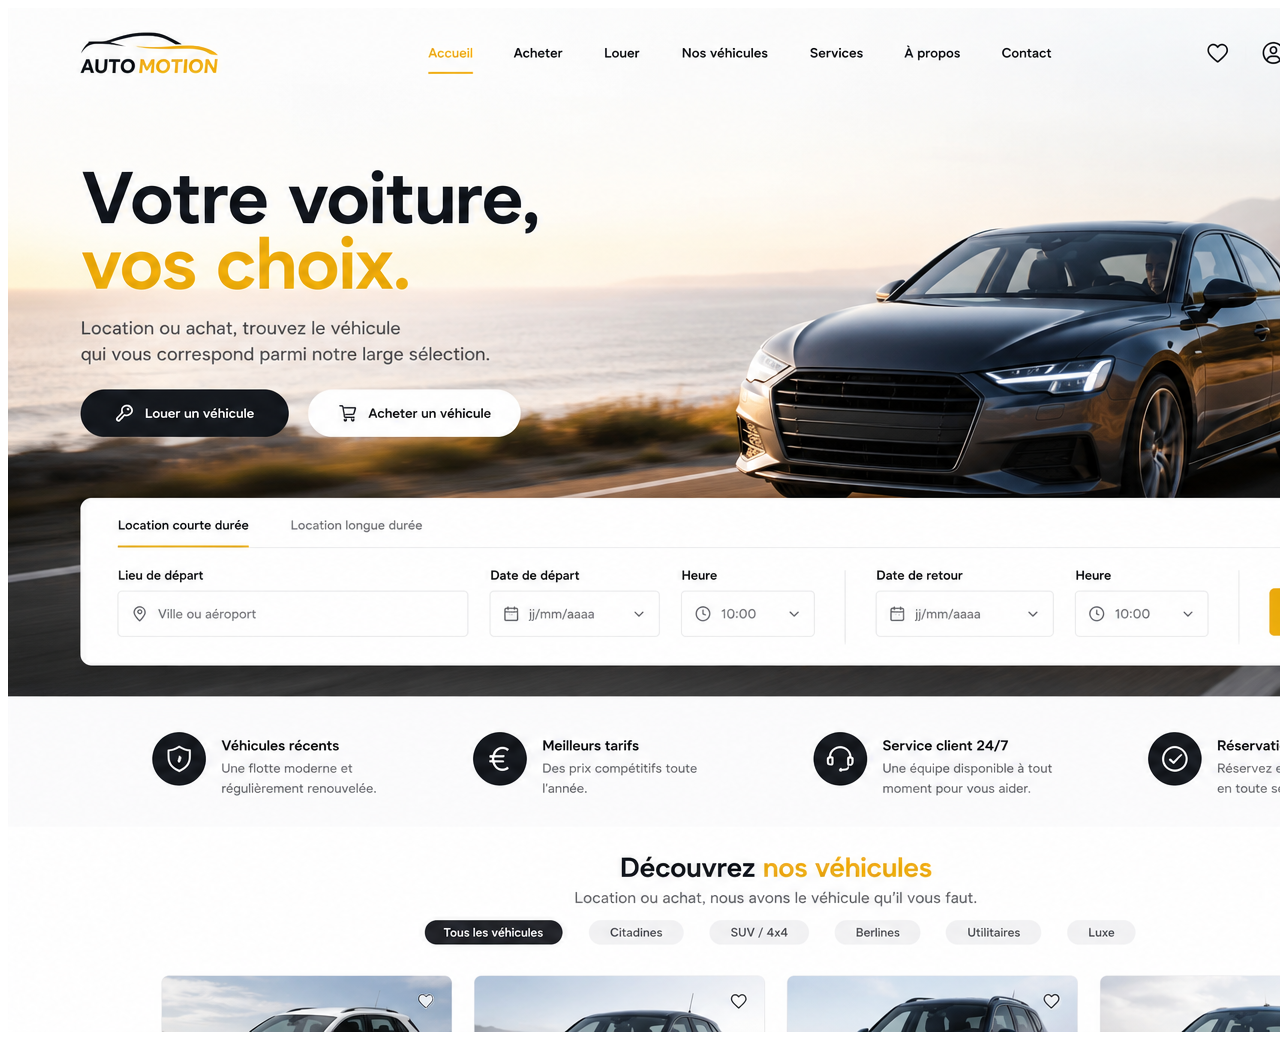
<file: accueil.html>
<!DOCTYPE html>
<html lang="en">
<head>
    <meta charset="UTF-8">
    <meta name="viewport" content="width=device-width, initial-scale=1.0">
    <title>Document</title>
</head>
<body>
    <img src="image/accueil.png" alt="acc">
</body>
</html>
</file>
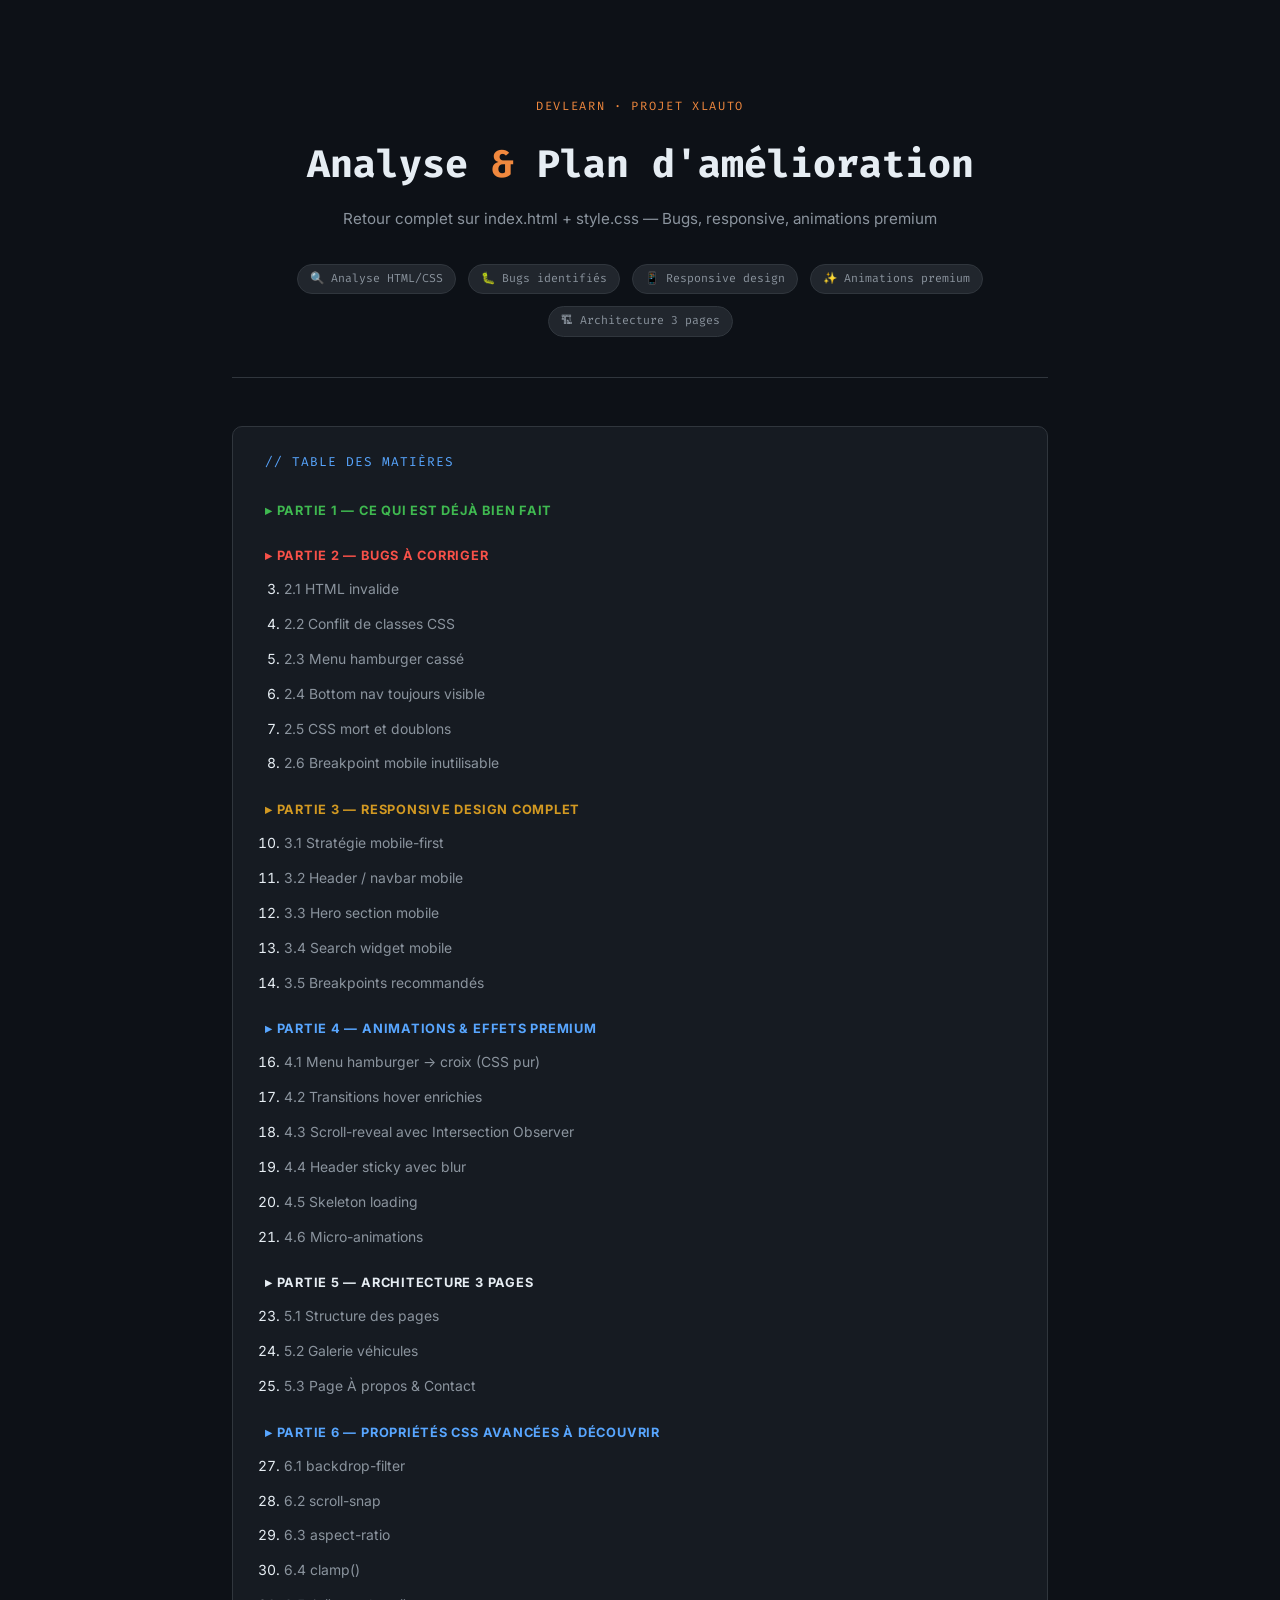
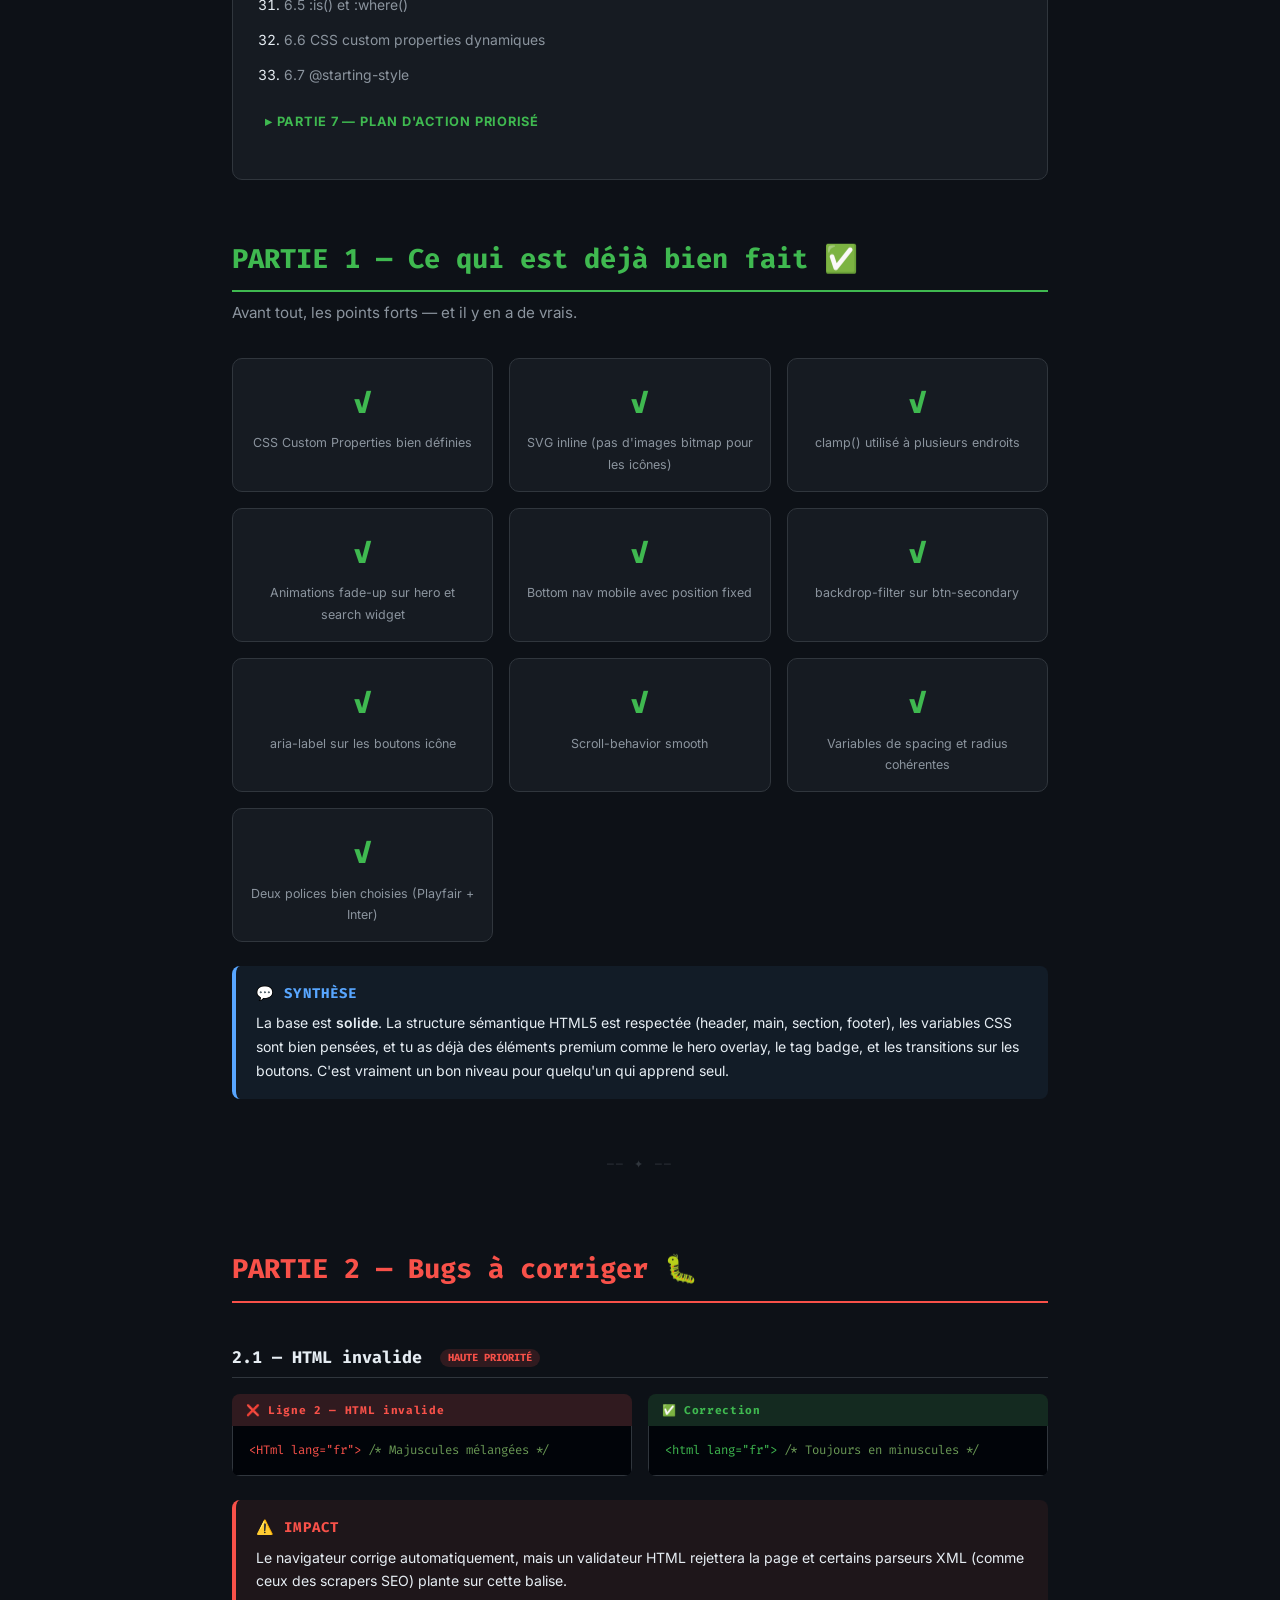
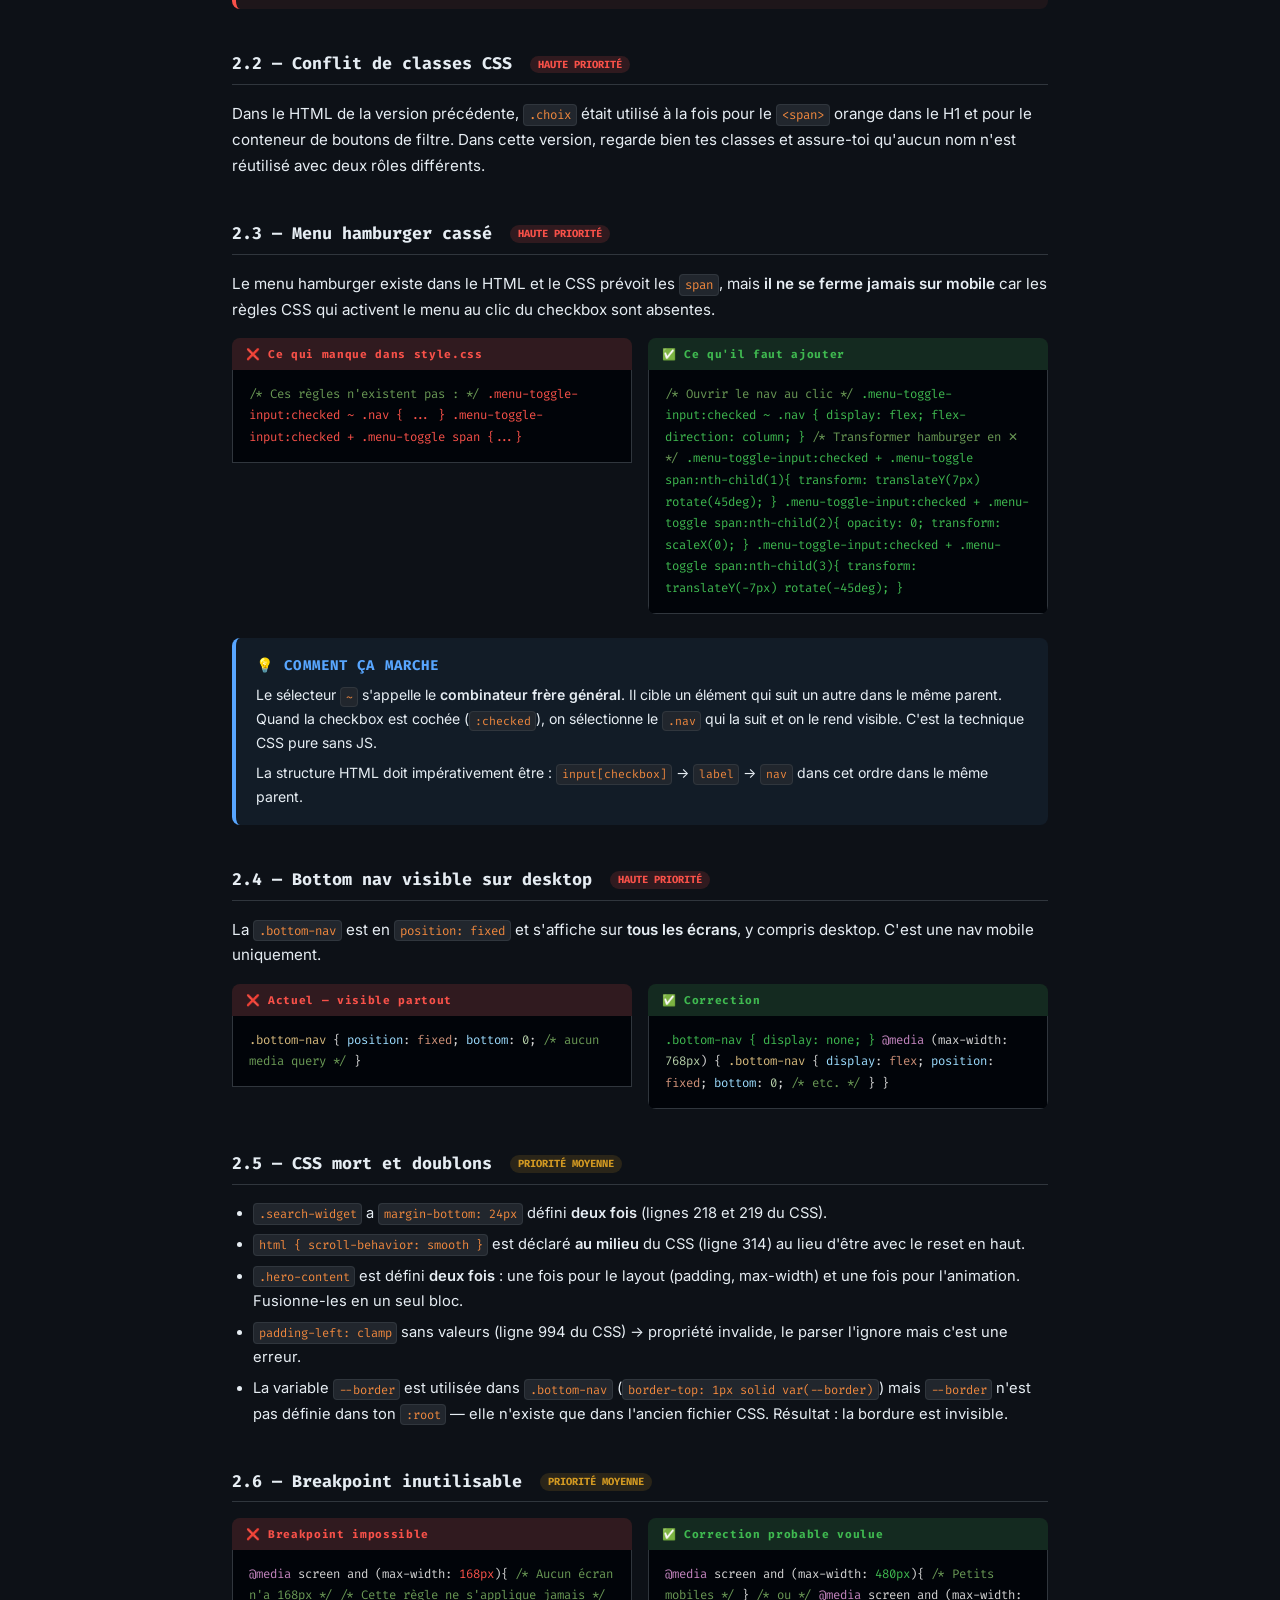
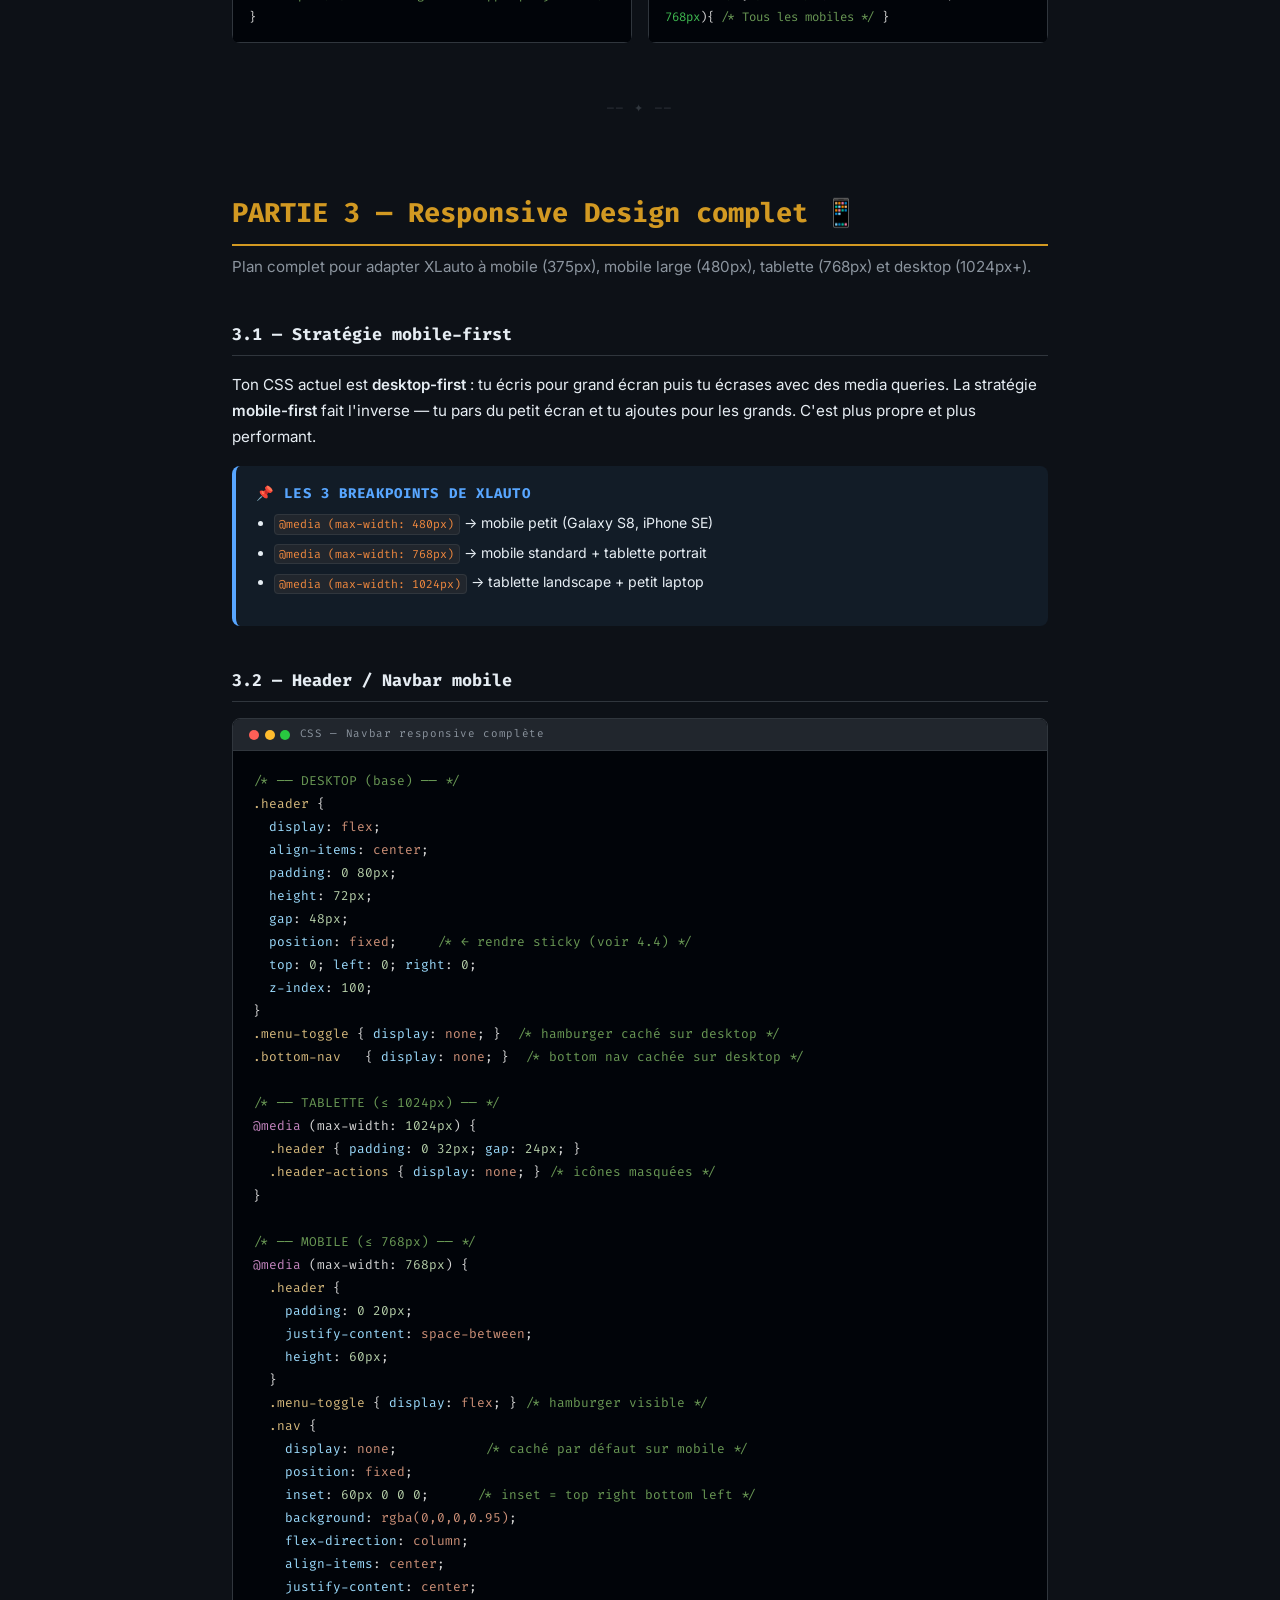
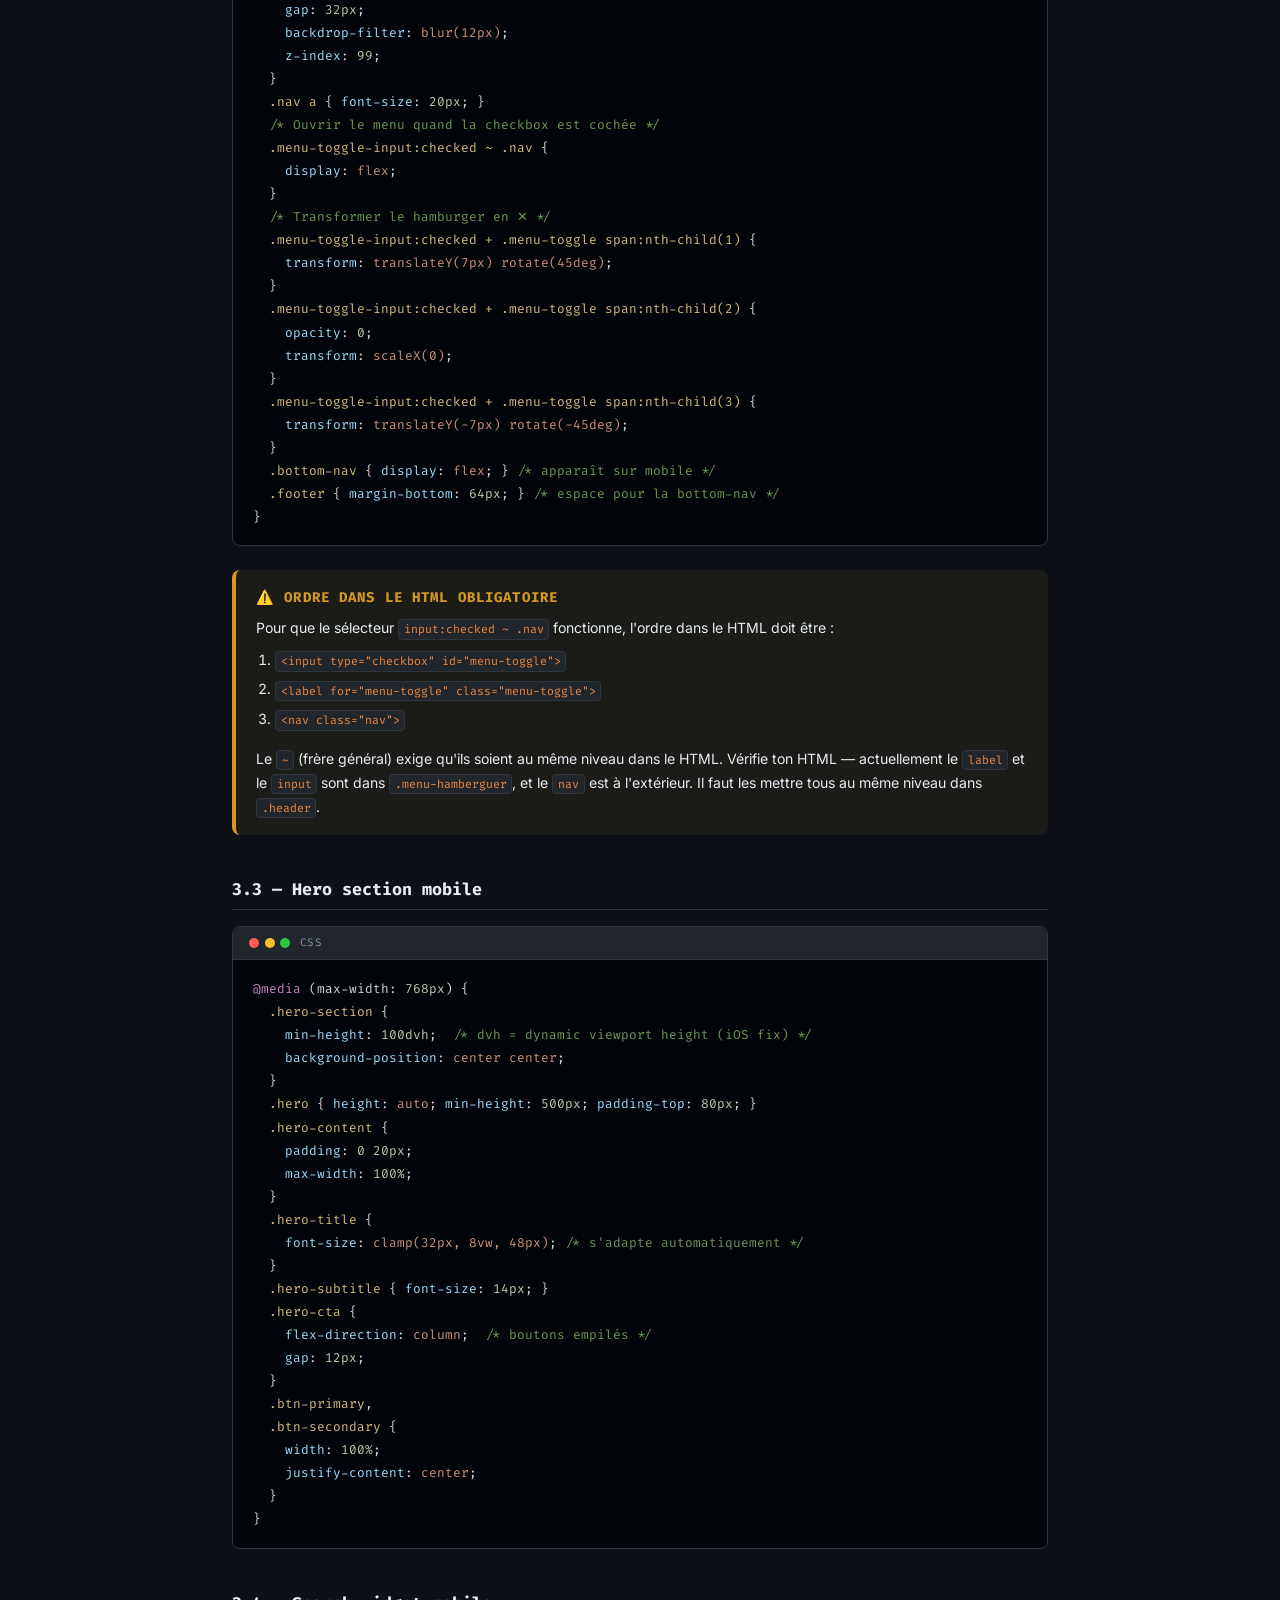
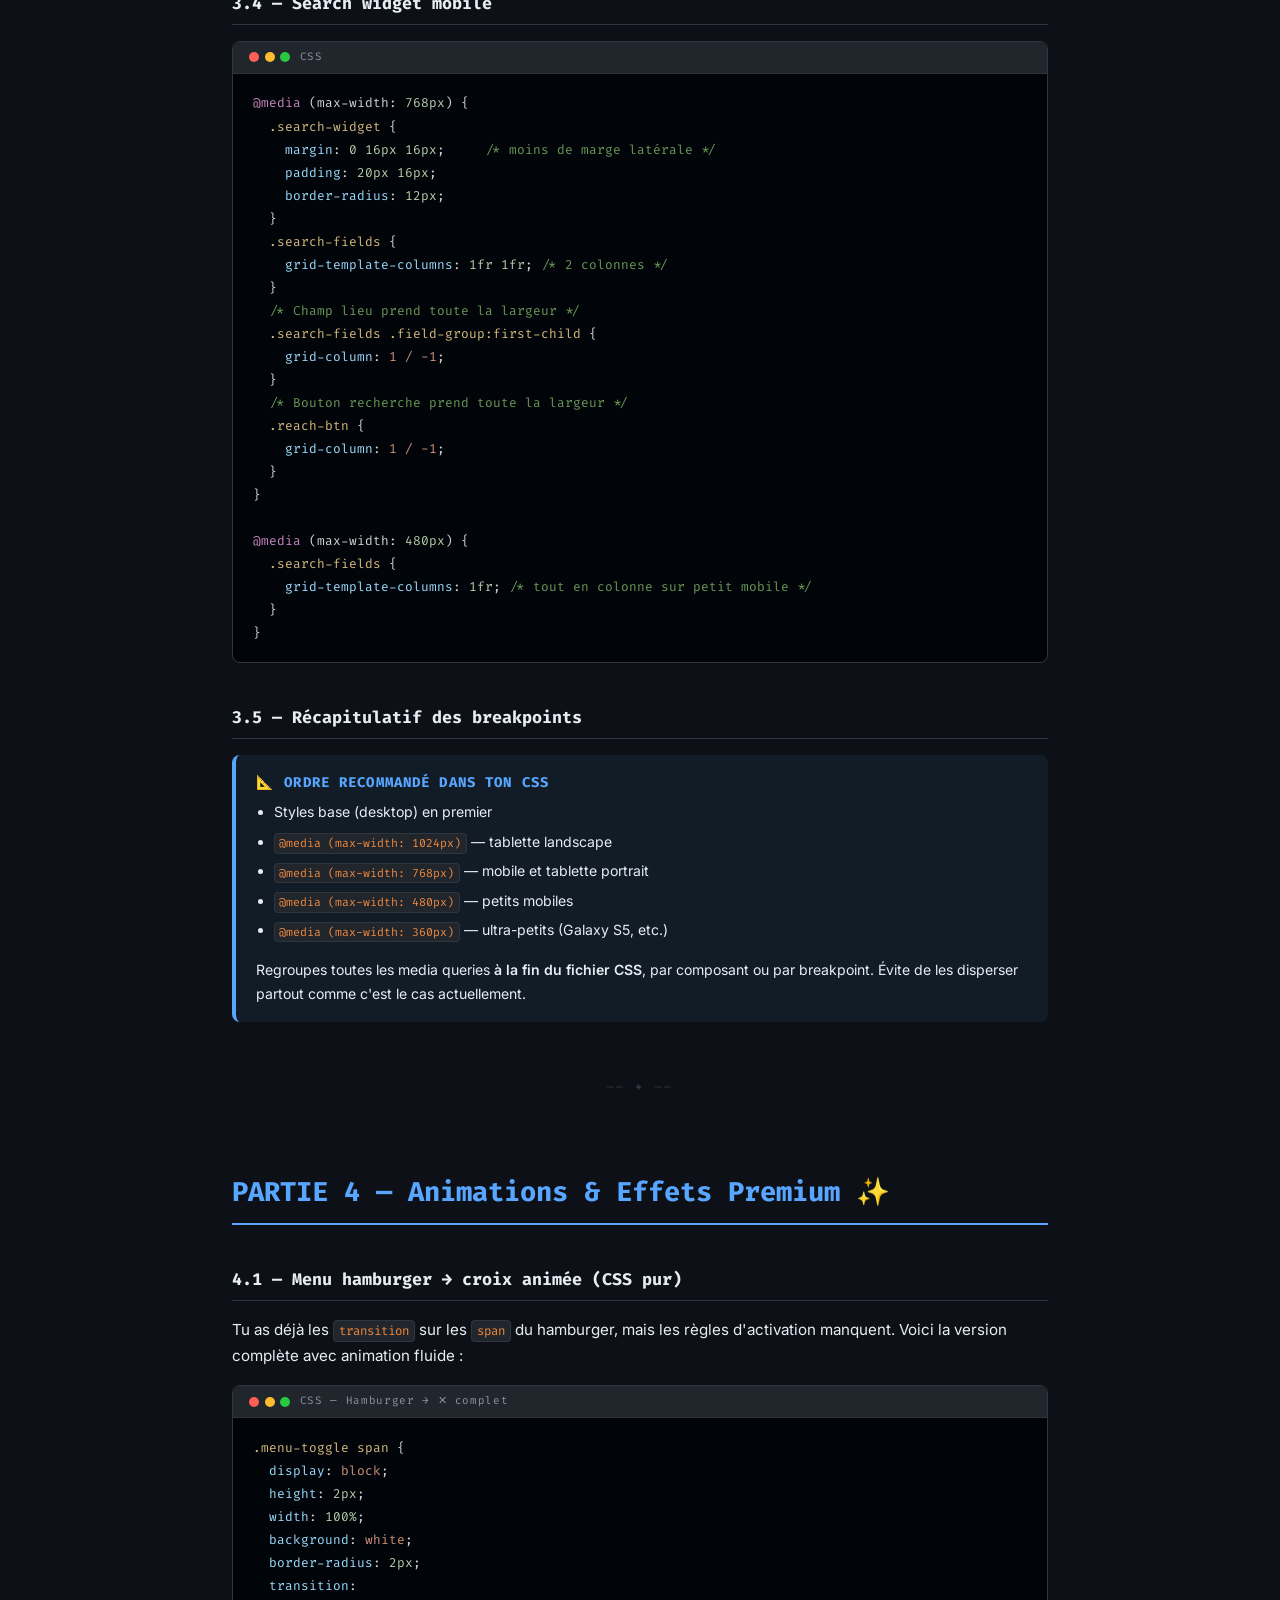
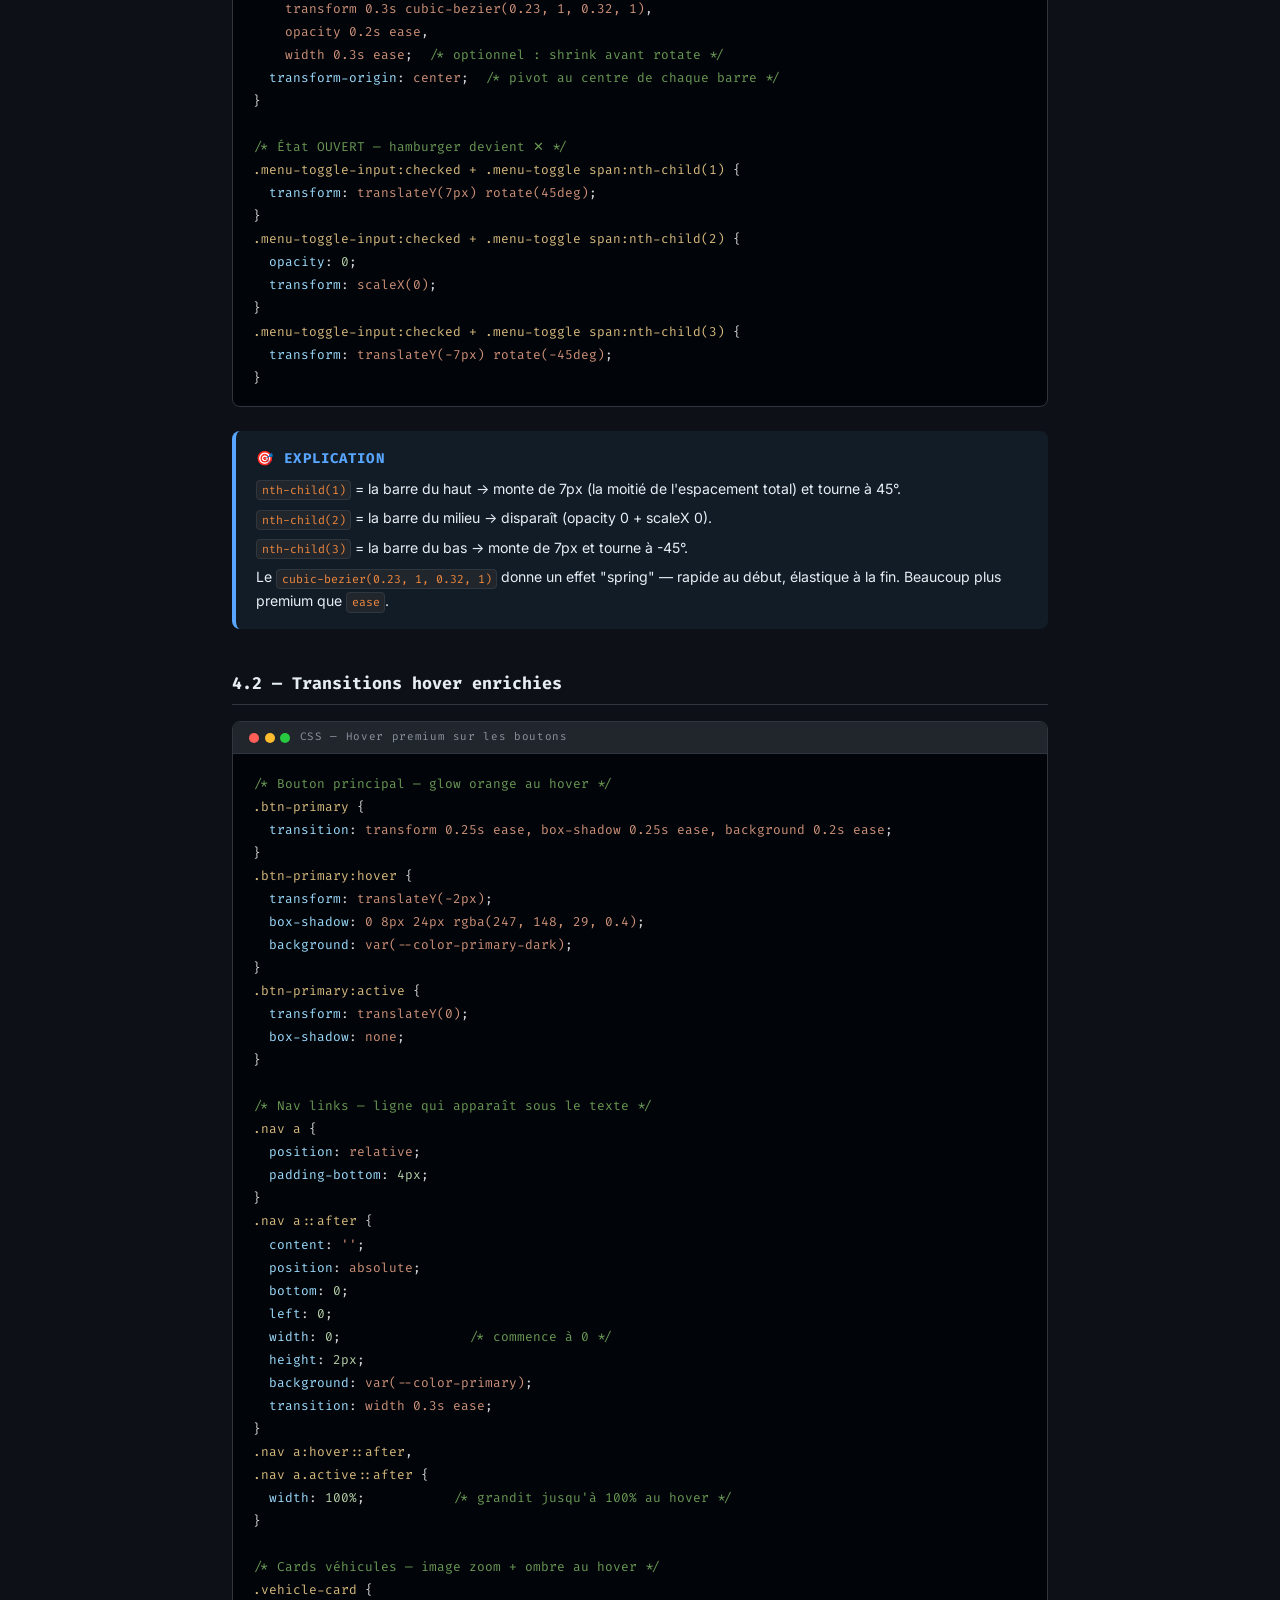
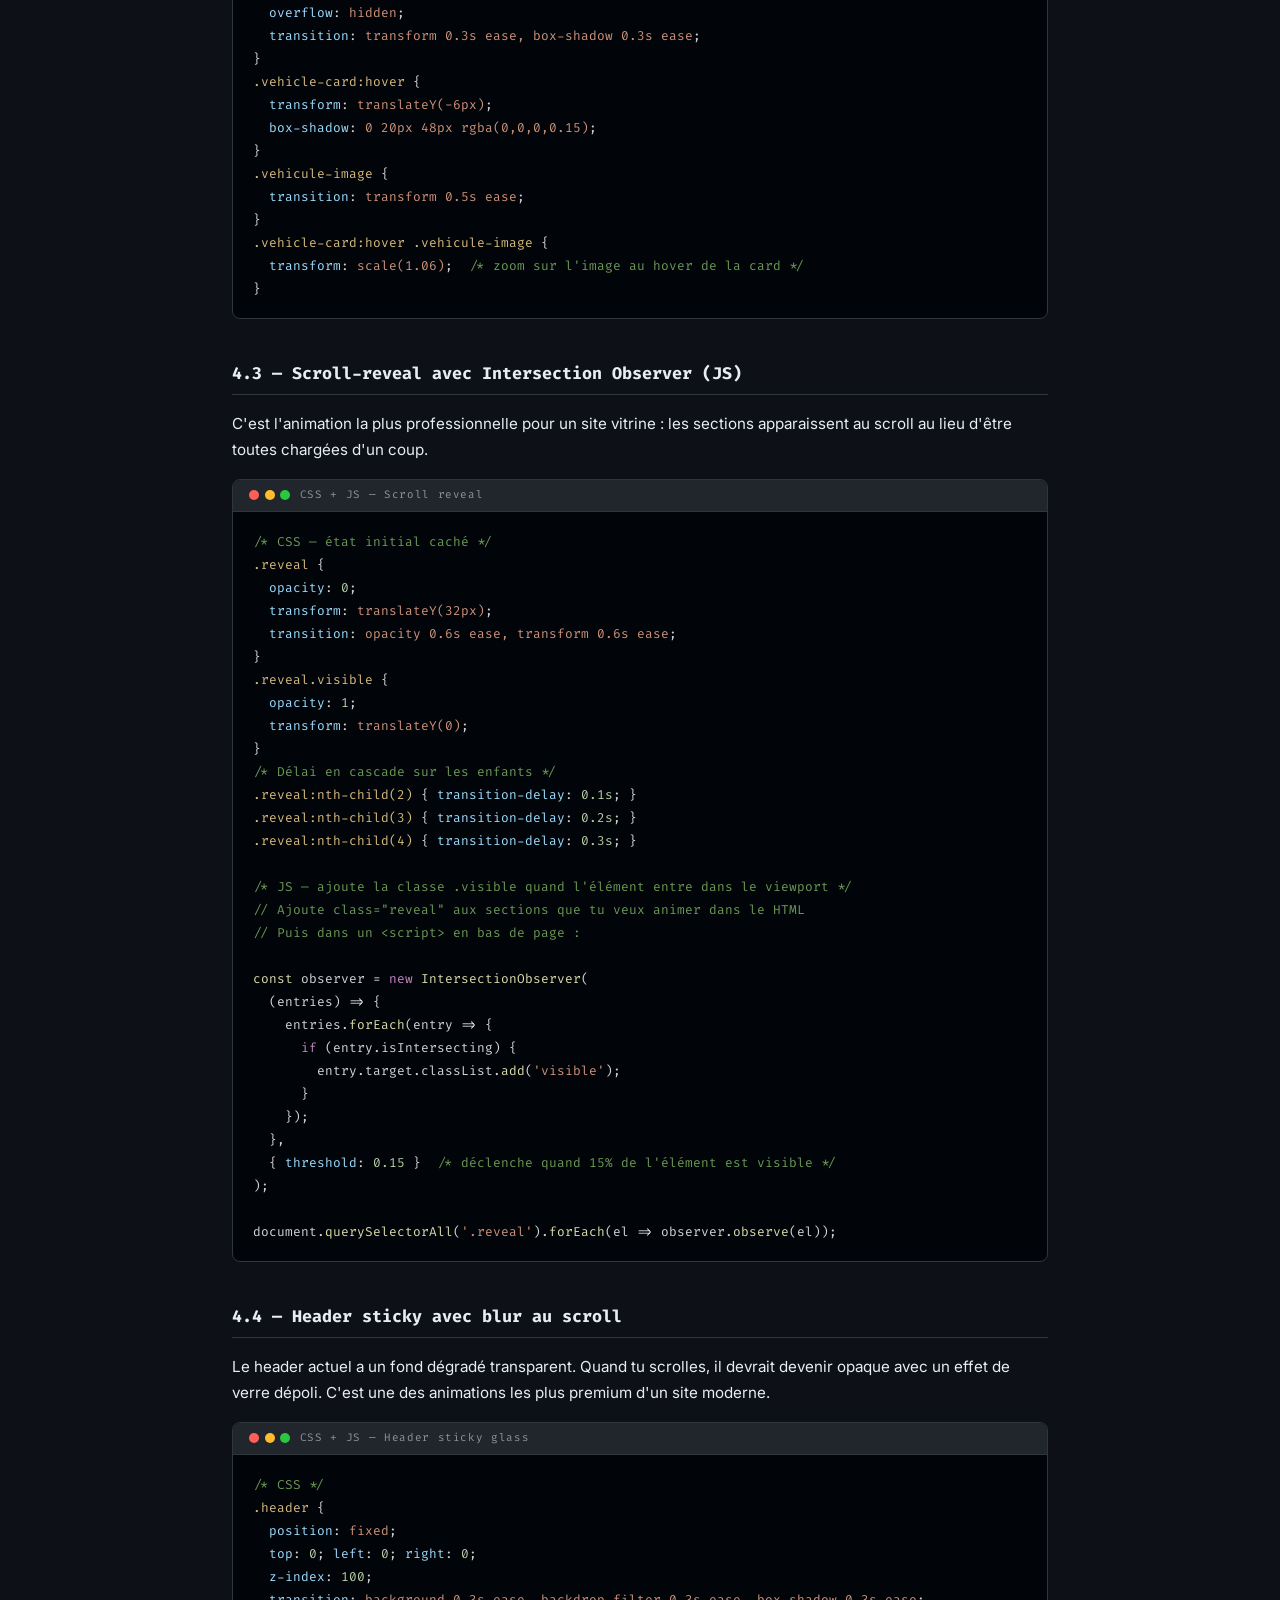
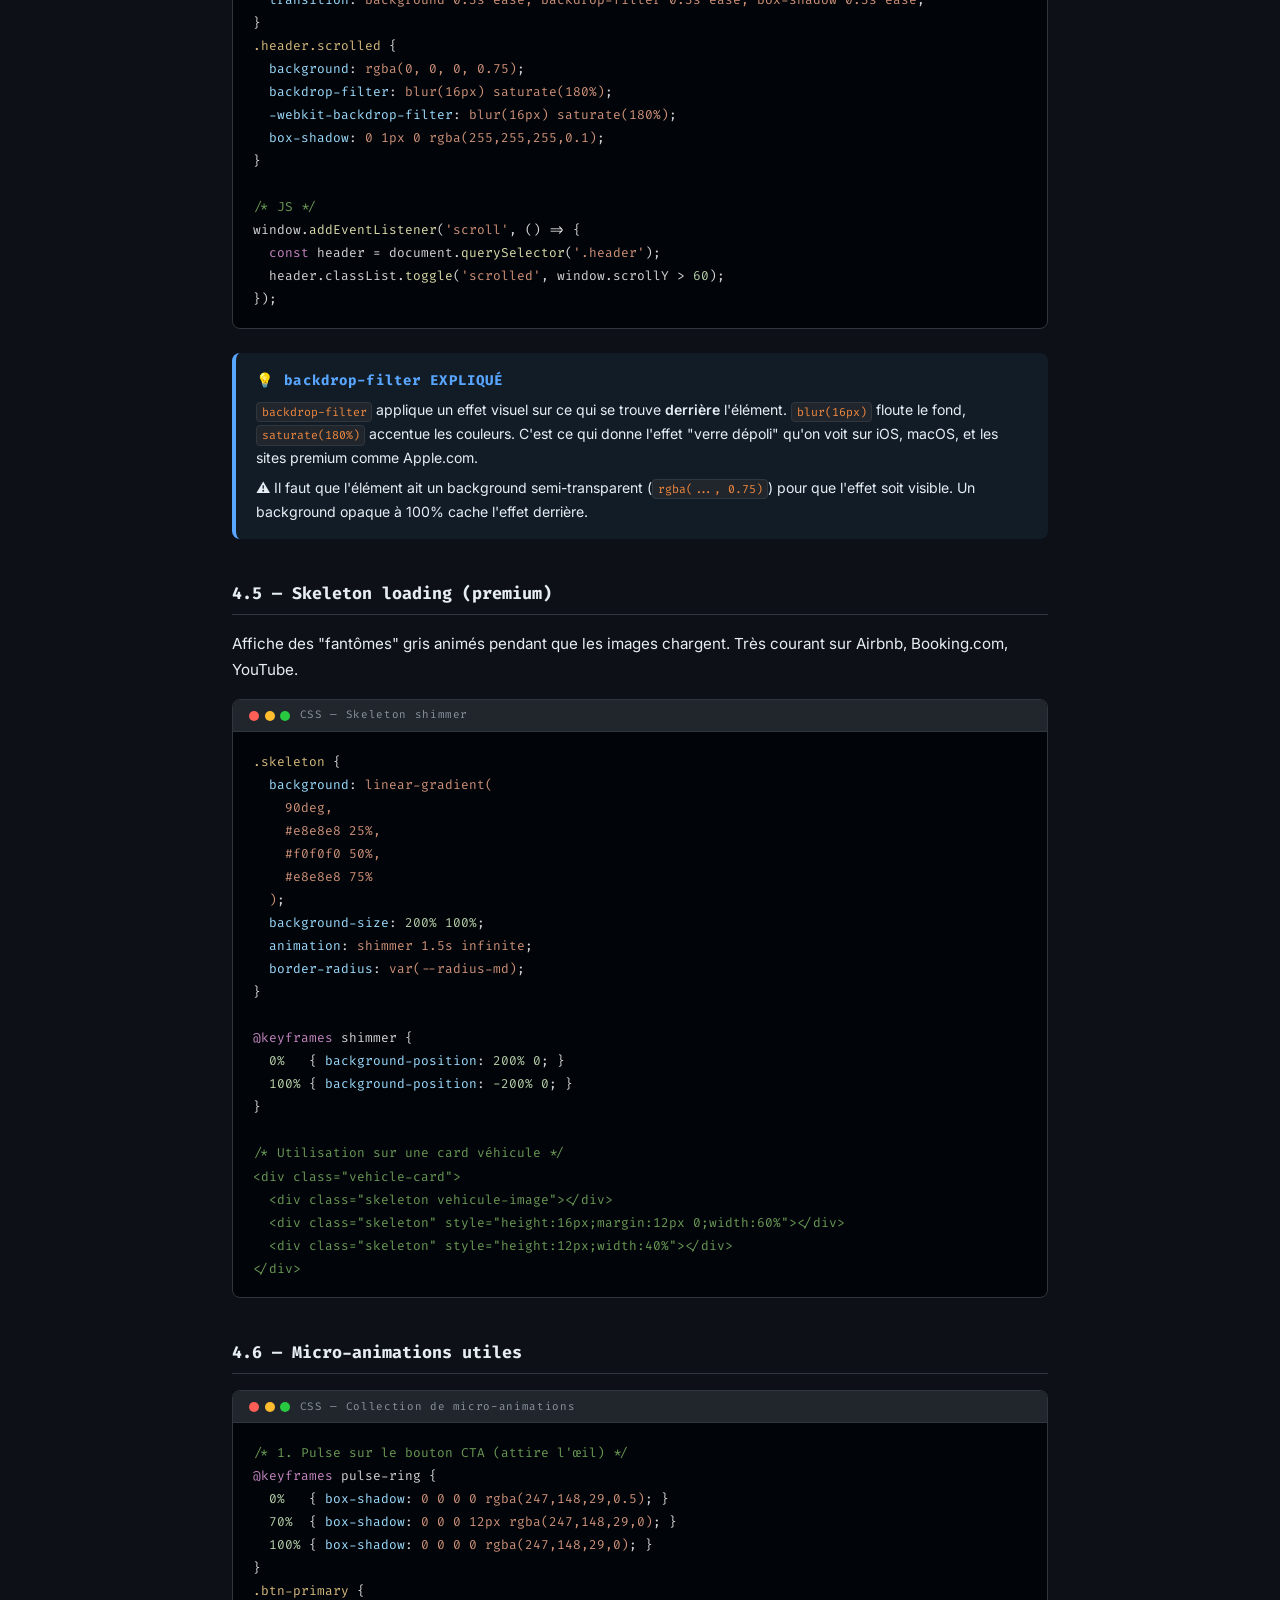
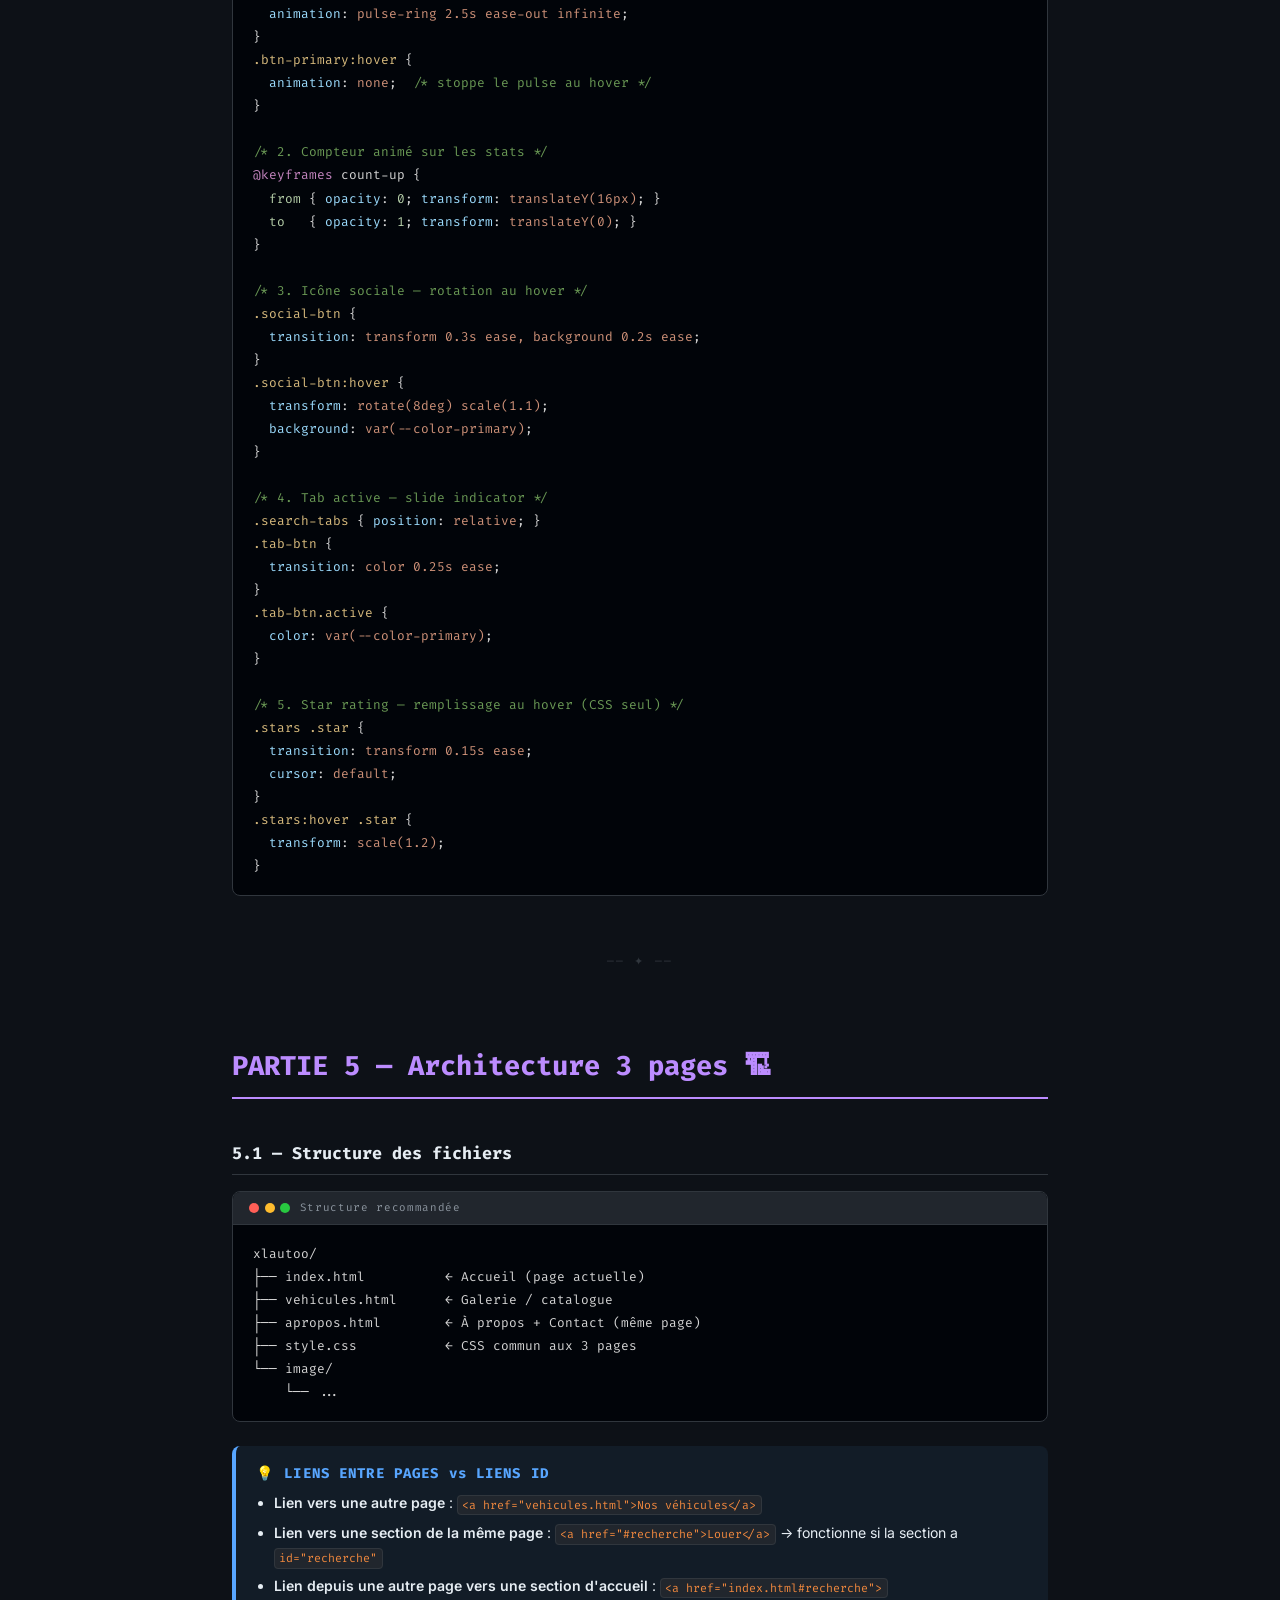
<file: XLauto_Analyse_et_Ameliorations.html>
<!DOCTYPE html>
<html lang="fr">
<head>
<meta charset="UTF-8"/>
<meta name="viewport" content="width=device-width, initial-scale=1.0"/>
<title>XLauto — Analyse & Plan d'amélioration | DevLearn</title>
<link rel="preconnect" href="https://fonts.googleapis.com"/>
<link href="https://fonts.googleapis.com/css2?family=Fira+Code:wght@400;500;600&family=Inter:wght@400;500;600;700&display=swap" rel="stylesheet"/>
<style>
:root{
  --bg:#0D1117;--bg2:#161B22;--bg3:#21262D;--border:#30363D;
  --accent:#58A6FF;--green:#3FB950;--yellow:#D29922;--purple:#BC8CFF;
  --red:#F85149;--orange:#F0883E;--text:#E6EDF3;--muted:#8B949E;
  --mono:'Fira Code',monospace;--sans:'Inter',sans-serif;
}
*,*::before,*::after{box-sizing:border-box;margin:0;padding:0}
html{scroll-behavior:smooth}
body{background:var(--bg);color:var(--text);font-family:var(--sans);font-size:16px;line-height:1.7}
.doc{max-width:880px;margin:0 auto;padding:3rem 2rem 6rem}

/* COVER */
.cover{text-align:center;padding:3rem 0 2.5rem;border-bottom:1px solid var(--border);margin-bottom:3rem}
.cover-label{font-family:var(--mono);font-size:.75rem;color:var(--orange);letter-spacing:.14em;text-transform:uppercase;margin-bottom:1rem}
.cover h1{font-family:var(--mono);font-size:clamp(1.6rem,4vw,2.4rem);font-weight:700;margin-bottom:.5rem}
.cover h1 span{color:var(--orange)}
.cover-sub{color:var(--muted);margin-bottom:2rem}
.cover-badges{display:flex;justify-content:center;gap:.75rem;flex-wrap:wrap}
.badge{font-family:var(--mono);font-size:.72rem;padding:.28rem .75rem;border-radius:100px;background:var(--bg3);border:1px solid var(--border);color:var(--muted)}

/* TOC */
.toc{background:var(--bg2);border:1px solid var(--border);border-radius:10px;padding:1.5rem 2rem;margin-bottom:3rem}
.toc-title{font-family:var(--mono);font-size:.8rem;color:var(--accent);letter-spacing:.08em;margin-bottom:1rem}
.toc ol{padding-left:1.2rem;display:flex;flex-direction:column;gap:.3rem}
.toc li{font-size:.87rem}
.toc a{color:var(--muted);text-decoration:none;transition:color .15s}
.toc a:hover{color:var(--accent)}
.toc .part{list-style:none;margin-left:-1.2rem;margin-top:.75rem;font-weight:700;font-size:.8rem;letter-spacing:.06em;text-transform:uppercase}
.toc .part.ok{color:var(--green)}.toc .part.warn{color:var(--yellow)}.toc .part.bug{color:var(--red)}.toc .part.up{color:var(--accent)}

/* HEADINGS */
.part-title{font-family:var(--mono);font-size:clamp(1.2rem,3vw,1.7rem);font-weight:700;margin:3.5rem 0 .5rem;padding-bottom:.5rem;border-bottom:2px solid}
.pt-green{color:var(--green);border-color:var(--green)}
.pt-yellow{color:var(--yellow);border-color:var(--yellow)}
.pt-red{color:var(--red);border-color:var(--red)}
.pt-blue{color:var(--accent);border-color:var(--accent)}
.pt-purple{color:var(--purple);border-color:var(--purple)}
.part-intro{color:var(--muted);margin-bottom:2rem;font-size:.95rem}
h2{font-family:var(--mono);font-size:1.05rem;font-weight:700;color:var(--text);margin:2.5rem 0 1rem;padding-bottom:.4rem;border-bottom:1px solid var(--border)}
h3{font-family:var(--mono);font-size:.9rem;font-weight:600;color:var(--accent);margin:1.8rem 0 .75rem}

/* PROSE */
p{margin-bottom:1rem;font-size:.95rem}
code{font-family:var(--mono);font-size:.82em;background:var(--bg3);color:var(--orange);padding:.15em .4em;border-radius:4px;border:1px solid var(--border)}
strong{color:var(--text);font-weight:600}
ul,ol{padding-left:1.3rem;margin-bottom:1rem}
li{margin-bottom:.4rem;font-size:.92rem}

/* BOXES */
.box{border-radius:8px;padding:1rem 1.25rem;margin:1rem 0 1.5rem;border-left:4px solid}
.box-green{background:rgba(63,185,80,.07);border-color:var(--green)}
.box-yellow{background:rgba(210,153,34,.07);border-color:var(--yellow)}
.box-red{background:rgba(248,81,73,.07);border-color:var(--red)}
.box-blue{background:rgba(88,166,255,.07);border-color:var(--accent)}
.box-purple{background:rgba(188,140,255,.07);border-color:var(--purple)}
.box-title{font-family:var(--mono);font-size:.73rem;font-weight:700;letter-spacing:.08em;margin-bottom:.5rem}
.box-green .box-title{color:var(--green)}
.box-yellow .box-title{color:var(--yellow)}
.box-red .box-title{color:var(--red)}
.box-blue .box-title{color:var(--accent)}
.box-purple .box-title{color:var(--purple)}
.box p,.box li{font-size:.88rem;margin-bottom:.35rem}
.box ul{padding-left:1.1rem}
.box p:last-child{margin-bottom:0}

/* CODE BLOCKS */
.code-block{background:#010409;border:1px solid var(--border);border-radius:8px;overflow:hidden;margin:1rem 0 1.5rem}
.code-header{background:var(--bg3);padding:.4rem 1rem;display:flex;align-items:center;gap:.6rem;border-bottom:1px solid var(--border)}
.code-dots{display:flex;gap:.35rem}
.dot{width:10px;height:10px;border-radius:50%}
.dr{background:#FF5F57}.dy{background:#FEBC2E}.dg{background:#28C840}
.code-label{font-family:var(--mono);font-size:.68rem;color:var(--muted);letter-spacing:.06em}
pre{padding:1.1rem 1.25rem;overflow-x:auto;font-family:var(--mono);font-size:.8rem;line-height:1.8;color:#D4D4D4}
.kw{color:#C586C0}.sel{color:#D7BA7D}.prop{color:#9CDCFE}.val{color:#CE9178}
.cm{color:#6A9955}.num{color:#B5CEA8}.punc{color:#FFD700}.fn{color:#DCDCAA}
.bad{color:var(--red)}.good{color:var(--green)}

/* SCORE CARD */
.score-grid{display:grid;grid-template-columns:repeat(auto-fill,minmax(200px,1fr));gap:1rem;margin:1.5rem 0}
.score-card{background:var(--bg2);border:1px solid var(--border);border-radius:10px;padding:1rem;text-align:center}
.score-num{font-family:var(--mono);font-size:2rem;font-weight:700;margin-bottom:.2rem}
.score-label{font-size:.78rem;color:var(--muted)}
.s-green{color:var(--green)}.s-yellow{color:var(--yellow)}.s-red{color:var(--red)}.s-blue{color:var(--accent)}

/* BEFORE/AFTER */
.diff{display:grid;grid-template-columns:1fr 1fr;gap:1rem;margin:1rem 0 1.5rem}
.diff-side{border-radius:8px;overflow:hidden}
.diff-head{padding:.4rem .85rem;font-family:var(--mono);font-size:.7rem;font-weight:700;letter-spacing:.06em}
.diff-bad .diff-head{background:rgba(248,81,73,.15);color:var(--red)}
.diff-good .diff-head{background:rgba(63,185,80,.15);color:var(--green)}
.diff-body{background:#010409;padding:.85rem 1rem;font-family:var(--mono);font-size:.77rem;line-height:1.75;color:#D4D4D4;border:1px solid var(--border);border-top:none}

/* CHECKLIST */
.checklist{display:flex;flex-direction:column;gap:.5rem;margin:1rem 0 1.5rem}
.check-item{display:flex;align-items:flex-start;gap:.75rem;padding:.75rem 1rem;background:var(--bg2);border:1px solid var(--border);border-radius:8px}
.check-icon{font-size:.9rem;flex-shrink:0;margin-top:.1rem}
.check-body{flex:1}
.check-title{font-weight:600;font-size:.88rem;margin-bottom:.2rem}
.check-desc{font-size:.8rem;color:var(--muted)}

/* PRIORITY BADGE */
.prio{font-family:var(--mono);font-size:.65rem;padding:.15rem .5rem;border-radius:100px;margin-left:.5rem;vertical-align:middle}
.prio-high{background:rgba(248,81,73,.15);color:var(--red)}
.prio-med{background:rgba(210,153,34,.15);color:var(--yellow)}
.prio-low{background:rgba(63,185,80,.15);color:var(--green)}

.divider{border:none;border-top:1px solid var(--border);margin:3rem 0}
.section-break{text-align:center;color:var(--border);font-family:var(--mono);font-size:.7rem;letter-spacing:.2em;padding:2rem 0 1rem}

@media(max-width:600px){
  .diff{grid-template-columns:1fr}
  .doc{padding:1.5rem 1rem 4rem}
  .score-grid{grid-template-columns:repeat(2,1fr)}
}
</style>
</head>
<body>
<div class="doc">

<!-- COVER -->
<div class="cover">
  <div class="cover-label">DevLearn · Projet XLauto</div>
  <h1>Analyse <span>&</span> Plan d'amélioration</h1>
  <p class="cover-sub">Retour complet sur index.html + style.css — Bugs, responsive, animations premium</p>
  <div class="cover-badges">
    <span class="badge">🔍 Analyse HTML/CSS</span>
    <span class="badge">🐛 Bugs identifiés</span>
    <span class="badge">📱 Responsive design</span>
    <span class="badge">✨ Animations premium</span>
    <span class="badge">🏗 Architecture 3 pages</span>
  </div>
</div>

<!-- TOC -->
<div class="toc">
  <div class="toc-title">// TABLE DES MATIÈRES</div>
  <ol>
    <li class="part ok">▸ Partie 1 — Ce qui est déjà bien fait</li>
    <li class="part bug">▸ Partie 2 — Bugs à corriger</li>
    <li><a href="#b1">2.1 HTML invalide</a></li>
    <li><a href="#b2">2.2 Conflit de classes CSS</a></li>
    <li><a href="#b3">2.3 Menu hamburger cassé</a></li>
    <li><a href="#b4">2.4 Bottom nav toujours visible</a></li>
    <li><a href="#b5">2.5 CSS mort et doublons</a></li>
    <li><a href="#b6">2.6 Breakpoint mobile inutilisable</a></li>
    <li class="part warn">▸ Partie 3 — Responsive design complet</li>
    <li><a href="#r1">3.1 Stratégie mobile-first</a></li>
    <li><a href="#r2">3.2 Header / navbar mobile</a></li>
    <li><a href="#r3">3.3 Hero section mobile</a></li>
    <li><a href="#r4">3.4 Search widget mobile</a></li>
    <li><a href="#r5">3.5 Breakpoints recommandés</a></li>
    <li class="part up">▸ Partie 4 — Animations & effets premium</li>
    <li><a href="#a1">4.1 Menu hamburger → croix (CSS pur)</a></li>
    <li><a href="#a2">4.2 Transitions hover enrichies</a></li>
    <li><a href="#a3">4.3 Scroll-reveal avec Intersection Observer</a></li>
    <li><a href="#a4">4.4 Header sticky avec blur</a></li>
    <li><a href="#a5">4.5 Skeleton loading</a></li>
    <li><a href="#a6">4.6 Micro-animations</a></li>
    <li class="part purple">▸ Partie 5 — Architecture 3 pages</li>
    <li><a href="#p1">5.1 Structure des pages</a></li>
    <li><a href="#p2">5.2 Galerie véhicules</a></li>
    <li><a href="#p3">5.3 Page À propos & Contact</a></li>
    <li class="part up">▸ Partie 6 — Propriétés CSS avancées à découvrir</li>
    <li><a href="#c1">6.1 backdrop-filter</a></li>
    <li><a href="#c2">6.2 scroll-snap</a></li>
    <li><a href="#c3">6.3 aspect-ratio</a></li>
    <li><a href="#c4">6.4 clamp()</a></li>
    <li><a href="#c5">6.5 :is() et :where()</a></li>
    <li><a href="#c6">6.6 CSS custom properties dynamiques</a></li>
    <li><a href="#c7">6.7 @starting-style</a></li>
    <li class="part ok">▸ Partie 7 — Plan d'action priorisé</li>
  </ol>
</div>

<!-- ═══════ PARTIE 1 — CE QUI EST BIEN -->
<h1 class="part-title pt-green" id="part1">PARTIE 1 — Ce qui est déjà bien fait ✅</h1>
<p class="part-intro">Avant tout, les points forts — et il y en a de vrais.</p>

<div class="score-grid">
  <div class="score-card"><div class="score-num s-green">✓</div><div class="score-label">CSS Custom Properties bien définies</div></div>
  <div class="score-card"><div class="score-num s-green">✓</div><div class="score-label">SVG inline (pas d'images bitmap pour les icônes)</div></div>
  <div class="score-card"><div class="score-num s-green">✓</div><div class="score-label">clamp() utilisé à plusieurs endroits</div></div>
  <div class="score-card"><div class="score-num s-green">✓</div><div class="score-label">Animations fade-up sur hero et search widget</div></div>
  <div class="score-card"><div class="score-num s-green">✓</div><div class="score-label">Bottom nav mobile avec position fixed</div></div>
  <div class="score-card"><div class="score-num s-green">✓</div><div class="score-label">backdrop-filter sur btn-secondary</div></div>
  <div class="score-card"><div class="score-num s-green">✓</div><div class="score-label">aria-label sur les boutons icône</div></div>
  <div class="score-card"><div class="score-num s-green">✓</div><div class="score-label">Scroll-behavior smooth</div></div>
  <div class="score-card"><div class="score-num s-green">✓</div><div class="score-label">Variables de spacing et radius cohérentes</div></div>
  <div class="score-card"><div class="score-num s-green">✓</div><div class="score-label">Deux polices bien choisies (Playfair + Inter)</div></div>
</div>

<div class="box box-blue">
  <p class="box-title">💬 SYNTHÈSE</p>
  <p>La base est <strong>solide</strong>. La structure sémantique HTML5 est respectée (header, main, section, footer), les variables CSS sont bien pensées, et tu as déjà des éléments premium comme le hero overlay, le tag badge, et les transitions sur les boutons. C'est vraiment un bon niveau pour quelqu'un qui apprend seul.</p>
</div>

<div class="section-break">── ✦ ──</div>

<!-- ═══════ PARTIE 2 — BUGS -->
<h1 class="part-title pt-red" id="part2">PARTIE 2 — Bugs à corriger 🐛</h1>

<h2 id="b1">2.1 — HTML invalide <span class="prio prio-high">HAUTE PRIORITÉ</span></h2>

<div class="diff">
  <div class="diff-side diff-bad">
    <div class="diff-head">❌ Ligne 2 — HTML invalide</div>
    <div class="diff-body"><span class="bad">&lt;HTml lang="fr"&gt;</span>
<span class="cm">/* Majuscules mélangées */</span></div>
  </div>
  <div class="diff-side diff-good">
    <div class="diff-head">✅ Correction</div>
    <div class="diff-body"><span class="good">&lt;html lang="fr"&gt;</span>
<span class="cm">/* Toujours en minuscules */</span></div>
  </div>
</div>

<div class="box box-red">
  <p class="box-title">⚠️ IMPACT</p>
  <p>Le navigateur corrige automatiquement, mais un validateur HTML rejettera la page et certains parseurs XML (comme ceux des scrapers SEO) plante sur cette balise.</p>
</div>

<h2 id="b2">2.2 — Conflit de classes CSS <span class="prio prio-high">HAUTE PRIORITÉ</span></h2>
<p>Dans le HTML de la version précédente, <code>.choix</code> était utilisé à la fois pour le <code>&lt;span&gt;</code> orange dans le H1 et pour le conteneur de boutons de filtre. Dans cette version, regarde bien tes classes et assure-toi qu'aucun nom n'est réutilisé avec deux rôles différents.</p>

<h2 id="b3">2.3 — Menu hamburger cassé <span class="prio prio-high">HAUTE PRIORITÉ</span></h2>
<p>Le menu hamburger existe dans le HTML et le CSS prévoit les <code>span</code>, mais <strong>il ne se ferme jamais sur mobile</strong> car les règles CSS qui activent le menu au clic du checkbox sont absentes.</p>

<div class="diff">
  <div class="diff-side diff-bad">
    <div class="diff-head">❌ Ce qui manque dans style.css</div>
    <div class="diff-body"><span class="cm">/* Ces règles n'existent pas : */</span>
<span class="bad">.menu-toggle-input:checked ~ .nav { ... }
.menu-toggle-input:checked + .menu-toggle span {...}</span></div>
  </div>
  <div class="diff-side diff-good">
    <div class="diff-head">✅ Ce qu'il faut ajouter</div>
    <div class="diff-body"><span class="cm">/* Ouvrir le nav au clic */</span>
<span class="good">.menu-toggle-input:checked ~ .nav {
  display: flex;
  flex-direction: column;
}
</span><span class="cm">/* Transformer hamburger en ✕ */</span>
<span class="good">.menu-toggle-input:checked
  + .menu-toggle span:nth-child(1){
  transform: translateY(7px) rotate(45deg);
}
.menu-toggle-input:checked
  + .menu-toggle span:nth-child(2){
  opacity: 0;
  transform: scaleX(0);
}
.menu-toggle-input:checked
  + .menu-toggle span:nth-child(3){
  transform: translateY(-7px) rotate(-45deg);
}</span></div>
  </div>
</div>

<div class="box box-blue">
  <p class="box-title">💡 COMMENT ÇA MARCHE</p>
  <p>Le sélecteur <code>~</code> s'appelle le <strong>combinateur frère général</strong>. Il cible un élément qui suit un autre dans le même parent. Quand la checkbox est cochée (<code>:checked</code>), on sélectionne le <code>.nav</code> qui la suit et on le rend visible. C'est la technique CSS pure sans JS.</p>
  <p>La structure HTML doit impérativement être : <code>input[checkbox]</code> → <code>label</code> → <code>nav</code> dans cet ordre dans le même parent.</p>
</div>

<h2 id="b4">2.4 — Bottom nav visible sur desktop <span class="prio prio-high">HAUTE PRIORITÉ</span></h2>
<p>La <code>.bottom-nav</code> est en <code>position: fixed</code> et s'affiche sur <strong>tous les écrans</strong>, y compris desktop. C'est une nav mobile uniquement.</p>

<div class="diff">
  <div class="diff-side diff-bad">
    <div class="diff-head">❌ Actuel — visible partout</div>
    <div class="diff-body"><span class="sel">.bottom-nav</span> {
  <span class="prop">position</span>: <span class="val">fixed</span>;
  <span class="prop">bottom</span>: <span class="num">0</span>;
  <span class="cm">/* aucun media query */</span>
}</div>
  </div>
  <div class="diff-side diff-good">
    <div class="diff-head">✅ Correction</div>
    <div class="diff-body"><span class="good">.bottom-nav { display: none; }</span>

<span class="kw">@media</span> (max-width: <span class="num">768px</span>) {
  <span class="sel">.bottom-nav</span> {
    <span class="prop">display</span>: <span class="val">flex</span>;
    <span class="prop">position</span>: <span class="val">fixed</span>;
    <span class="prop">bottom</span>: <span class="num">0</span>;
    <span class="cm">/* etc. */</span>
  }
}</div>
  </div>
</div>

<h2 id="b5">2.5 — CSS mort et doublons <span class="prio prio-med">PRIORITÉ MOYENNE</span></h2>
<ul>
  <li><code>.search-widget</code> a <code>margin-bottom: 24px</code> défini <strong>deux fois</strong> (lignes 218 et 219 du CSS).</li>
  <li><code>html { scroll-behavior: smooth }</code> est déclaré <strong>au milieu</strong> du CSS (ligne 314) au lieu d'être avec le reset en haut.</li>
  <li><code>.hero-content</code> est défini <strong>deux fois</strong> : une fois pour le layout (padding, max-width) et une fois pour l'animation. Fusionne-les en un seul bloc.</li>
  <li><code>padding-left: clamp</code> sans valeurs (ligne 994 du CSS) → propriété invalide, le parser l'ignore mais c'est une erreur.</li>
  <li>La variable <code>--border</code> est utilisée dans <code>.bottom-nav</code> (<code>border-top: 1px solid var(--border)</code>) mais <code>--border</code> n'est pas définie dans ton <code>:root</code> — elle n'existe que dans l'ancien fichier CSS. Résultat : la bordure est invisible.</li>
</ul>

<h2 id="b6">2.6 — Breakpoint inutilisable <span class="prio prio-med">PRIORITÉ MOYENNE</span></h2>

<div class="diff">
  <div class="diff-side diff-bad">
    <div class="diff-head">❌ Breakpoint impossible</div>
    <div class="diff-body"><span class="kw">@media</span> screen and (max-width: <span class="bad">168px</span>){
  <span class="cm">/* Aucun écran n'a 168px */</span>
  <span class="cm">/* Cette règle ne s'applique jamais */</span>
}</div>
  </div>
  <div class="diff-side diff-good">
    <div class="diff-head">✅ Correction probable voulue</div>
    <div class="diff-body"><span class="kw">@media</span> screen and (max-width: <span class="good">480px</span>){
  <span class="cm">/* Petits mobiles */</span>
}
<span class="cm">/* ou */</span>
<span class="kw">@media</span> screen and (max-width: <span class="good">768px</span>){
  <span class="cm">/* Tous les mobiles */</span>
}</div>
  </div>
</div>

<div class="section-break">── ✦ ──</div>

<!-- ═══════ PARTIE 3 — RESPONSIVE -->
<h1 class="part-title pt-yellow" id="part3">PARTIE 3 — Responsive Design complet 📱</h1>
<p class="part-intro">Plan complet pour adapter XLauto à mobile (375px), mobile large (480px), tablette (768px) et desktop (1024px+).</p>

<h2 id="r1">3.1 — Stratégie mobile-first</h2>
<p>Ton CSS actuel est <strong>desktop-first</strong> : tu écris pour grand écran puis tu écrases avec des media queries. La stratégie <strong>mobile-first</strong> fait l'inverse — tu pars du petit écran et tu ajoutes pour les grands. C'est plus propre et plus performant.</p>

<div class="box box-blue">
  <p class="box-title">📌 LES 3 BREAKPOINTS DE XLAUTO</p>
  <ul>
    <li><code>@media (max-width: 480px)</code> → mobile petit (Galaxy S8, iPhone SE)</li>
    <li><code>@media (max-width: 768px)</code> → mobile standard + tablette portrait</li>
    <li><code>@media (max-width: 1024px)</code> → tablette landscape + petit laptop</li>
  </ul>
</div>

<h2 id="r2">3.2 — Header / Navbar mobile</h2>

<div class="code-block">
  <div class="code-header"><div class="code-dots"><span class="dot dr"></span><span class="dot dy"></span><span class="dot dg"></span></div><span class="code-label">CSS — Navbar responsive complète</span></div>
  <pre><span class="cm">/* ── DESKTOP (base) ── */</span>
<span class="sel">.header</span> {
  <span class="prop">display</span>: <span class="val">flex</span>;
  <span class="prop">align-items</span>: <span class="val">center</span>;
  <span class="prop">padding</span>: <span class="num">0 80px</span>;
  <span class="prop">height</span>: <span class="num">72px</span>;
  <span class="prop">gap</span>: <span class="num">48px</span>;
  <span class="prop">position</span>: <span class="val">fixed</span>;     <span class="cm">/* ← rendre sticky (voir 4.4) */</span>
  <span class="prop">top</span>: <span class="num">0</span>; <span class="prop">left</span>: <span class="num">0</span>; <span class="prop">right</span>: <span class="num">0</span>;
  <span class="prop">z-index</span>: <span class="num">100</span>;
}
<span class="sel">.menu-toggle</span> { <span class="prop">display</span>: <span class="val">none</span>; }  <span class="cm">/* hamburger caché sur desktop */</span>
<span class="sel">.bottom-nav</span>   { <span class="prop">display</span>: <span class="val">none</span>; }  <span class="cm">/* bottom nav cachée sur desktop */</span>

<span class="cm">/* ── TABLETTE (≤ 1024px) ── */</span>
<span class="kw">@media</span> (max-width: <span class="num">1024px</span>) {
  <span class="sel">.header</span> { <span class="prop">padding</span>: <span class="num">0 32px</span>; <span class="prop">gap</span>: <span class="num">24px</span>; }
  <span class="sel">.header-actions</span> { <span class="prop">display</span>: <span class="val">none</span>; } <span class="cm">/* icônes masquées */</span>
}

<span class="cm">/* ── MOBILE (≤ 768px) ── */</span>
<span class="kw">@media</span> (max-width: <span class="num">768px</span>) {
  <span class="sel">.header</span> {
    <span class="prop">padding</span>: <span class="num">0 20px</span>;
    <span class="prop">justify-content</span>: <span class="val">space-between</span>;
    <span class="prop">height</span>: <span class="num">60px</span>;
  }
  <span class="sel">.menu-toggle</span> { <span class="prop">display</span>: <span class="val">flex</span>; } <span class="cm">/* hamburger visible */</span>
  <span class="sel">.nav</span> {
    <span class="prop">display</span>: <span class="val">none</span>;           <span class="cm">/* caché par défaut sur mobile */</span>
    <span class="prop">position</span>: <span class="val">fixed</span>;
    <span class="prop">inset</span>: <span class="num">60px 0 0 0</span>;      <span class="cm">/* inset = top right bottom left */</span>
    <span class="prop">background</span>: <span class="val">rgba(0,0,0,0.95)</span>;
    <span class="prop">flex-direction</span>: <span class="val">column</span>;
    <span class="prop">align-items</span>: <span class="val">center</span>;
    <span class="prop">justify-content</span>: <span class="val">center</span>;
    <span class="prop">gap</span>: <span class="num">32px</span>;
    <span class="prop">backdrop-filter</span>: <span class="val">blur(12px)</span>;
    <span class="prop">z-index</span>: <span class="num">99</span>;
  }
  <span class="sel">.nav a</span> { <span class="prop">font-size</span>: <span class="num">20px</span>; }
  <span class="cm">/* Ouvrir le menu quand la checkbox est cochée */</span>
  <span class="sel">.menu-toggle-input:checked ~ .nav</span> {
    <span class="prop">display</span>: <span class="val">flex</span>;
  }
  <span class="cm">/* Transformer le hamburger en ✕ */</span>
  <span class="sel">.menu-toggle-input:checked + .menu-toggle span:nth-child(1)</span> {
    <span class="prop">transform</span>: <span class="val">translateY(7px) rotate(45deg)</span>;
  }
  <span class="sel">.menu-toggle-input:checked + .menu-toggle span:nth-child(2)</span> {
    <span class="prop">opacity</span>: <span class="num">0</span>;
    <span class="prop">transform</span>: <span class="val">scaleX(0)</span>;
  }
  <span class="sel">.menu-toggle-input:checked + .menu-toggle span:nth-child(3)</span> {
    <span class="prop">transform</span>: <span class="val">translateY(-7px) rotate(-45deg)</span>;
  }
  <span class="sel">.bottom-nav</span> { <span class="prop">display</span>: <span class="val">flex</span>; } <span class="cm">/* apparaît sur mobile */</span>
  <span class="sel">.footer</span> { <span class="prop">margin-bottom</span>: <span class="num">64px</span>; } <span class="cm">/* espace pour la bottom-nav */</span>
}</pre>
</div>

<div class="box box-yellow">
  <p class="box-title">⚠️ ORDRE DANS LE HTML OBLIGATOIRE</p>
  <p>Pour que le sélecteur <code>input:checked ~ .nav</code> fonctionne, l'ordre dans le HTML doit être :</p>
  <ol style="margin-top:.5rem;padding-left:1.2rem">
    <li><code>&lt;input type="checkbox" id="menu-toggle"&gt;</code></li>
    <li><code>&lt;label for="menu-toggle" class="menu-toggle"&gt;</code></li>
    <li><code>&lt;nav class="nav"&gt;</code></li>
  </ol>
  <p style="margin-top:.5rem">Le <code>~</code> (frère général) exige qu'ils soient au même niveau dans le HTML. Vérifie ton HTML — actuellement le <code>label</code> et le <code>input</code> sont dans <code>.menu-hamberguer</code>, et le <code>nav</code> est à l'extérieur. Il faut les mettre tous au même niveau dans <code>.header</code>.</p>
</div>

<h2 id="r3">3.3 — Hero section mobile</h2>

<div class="code-block">
  <div class="code-header"><div class="code-dots"><span class="dot dr"></span><span class="dot dy"></span><span class="dot dg"></span></div><span class="code-label">CSS</span></div>
  <pre><span class="kw">@media</span> (max-width: <span class="num">768px</span>) {
  <span class="sel">.hero-section</span> {
    <span class="prop">min-height</span>: <span class="num">100dvh</span>;  <span class="cm">/* dvh = dynamic viewport height (iOS fix) */</span>
    <span class="prop">background-position</span>: <span class="val">center center</span>;
  }
  <span class="sel">.hero</span> { <span class="prop">height</span>: <span class="val">auto</span>; <span class="prop">min-height</span>: <span class="num">500px</span>; <span class="prop">padding-top</span>: <span class="num">80px</span>; }
  <span class="sel">.hero-content</span> {
    <span class="prop">padding</span>: <span class="num">0 20px</span>;
    <span class="prop">max-width</span>: <span class="num">100%</span>;
  }
  <span class="sel">.hero-title</span> {
    <span class="prop">font-size</span>: <span class="val">clamp(32px, 8vw, 48px)</span>; <span class="cm">/* s'adapte automatiquement */</span>
  }
  <span class="sel">.hero-subtitle</span> { <span class="prop">font-size</span>: <span class="num">14px</span>; }
  <span class="sel">.hero-cta</span> {
    <span class="prop">flex-direction</span>: <span class="val">column</span>;  <span class="cm">/* boutons empilés */</span>
    <span class="prop">gap</span>: <span class="num">12px</span>;
  }
  <span class="sel">.btn-primary</span>,
  <span class="sel">.btn-secondary</span> {
    <span class="prop">width</span>: <span class="num">100%</span>;
    <span class="prop">justify-content</span>: <span class="val">center</span>;
  }
}</pre>
</div>

<h2 id="r4">3.4 — Search widget mobile</h2>

<div class="code-block">
  <div class="code-header"><div class="code-dots"><span class="dot dr"></span><span class="dot dy"></span><span class="dot dg"></span></div><span class="code-label">CSS</span></div>
  <pre><span class="kw">@media</span> (max-width: <span class="num">768px</span>) {
  <span class="sel">.search-widget</span> {
    <span class="prop">margin</span>: <span class="num">0 16px 16px</span>;     <span class="cm">/* moins de marge latérale */</span>
    <span class="prop">padding</span>: <span class="num">20px 16px</span>;
    <span class="prop">border-radius</span>: <span class="num">12px</span>;
  }
  <span class="sel">.search-fields</span> {
    <span class="prop">grid-template-columns</span>: <span class="num">1fr 1fr</span>; <span class="cm">/* 2 colonnes */</span>
  }
  <span class="cm">/* Champ lieu prend toute la largeur */</span>
  <span class="sel">.search-fields .field-group:first-child</span> {
    <span class="prop">grid-column</span>: <span class="val">1 / -1</span>;
  }
  <span class="cm">/* Bouton recherche prend toute la largeur */</span>
  <span class="sel">.reach-btn</span> {
    <span class="prop">grid-column</span>: <span class="val">1 / -1</span>;
  }
}

<span class="kw">@media</span> (max-width: <span class="num">480px</span>) {
  <span class="sel">.search-fields</span> {
    <span class="prop">grid-template-columns</span>: <span class="num">1fr</span>; <span class="cm">/* tout en colonne sur petit mobile */</span>
  }
}</pre>
</div>

<h2 id="r5">3.5 — Récapitulatif des breakpoints</h2>

<div class="box box-blue">
  <p class="box-title">📐 ORDRE RECOMMANDÉ DANS TON CSS</p>
  <ul>
    <li>Styles base (desktop) en premier</li>
    <li><code>@media (max-width: 1024px)</code> — tablette landscape</li>
    <li><code>@media (max-width: 768px)</code> — mobile et tablette portrait</li>
    <li><code>@media (max-width: 480px)</code> — petits mobiles</li>
    <li><code>@media (max-width: 360px)</code> — ultra-petits (Galaxy S5, etc.)</li>
  </ul>
  <p style="margin-top:.5rem">Regroupes toutes les media queries <strong>à la fin du fichier CSS</strong>, par composant ou par breakpoint. Évite de les disperser partout comme c'est le cas actuellement.</p>
</div>

<div class="section-break">── ✦ ──</div>

<!-- ═══════ PARTIE 4 — ANIMATIONS -->
<h1 class="part-title pt-blue" id="part4">PARTIE 4 — Animations & Effets Premium ✨</h1>

<h2 id="a1">4.1 — Menu hamburger → croix animée (CSS pur)</h2>
<p>Tu as déjà les <code>transition</code> sur les <code>span</code> du hamburger, mais les règles d'activation manquent. Voici la version complète avec animation fluide :</p>

<div class="code-block">
  <div class="code-header"><div class="code-dots"><span class="dot dr"></span><span class="dot dy"></span><span class="dot dg"></span></div><span class="code-label">CSS — Hamburger → ✕ complet</span></div>
  <pre><span class="sel">.menu-toggle span</span> {
  <span class="prop">display</span>: <span class="val">block</span>;
  <span class="prop">height</span>: <span class="num">2px</span>;
  <span class="prop">width</span>: <span class="num">100%</span>;
  <span class="prop">background</span>: <span class="val">white</span>;
  <span class="prop">border-radius</span>: <span class="num">2px</span>;
  <span class="prop">transition</span>: 
    <span class="val">transform 0.3s cubic-bezier(0.23, 1, 0.32, 1)</span>,
    <span class="val">opacity 0.2s ease</span>,
    <span class="val">width 0.3s ease</span>;  <span class="cm">/* optionnel : shrink avant rotate */</span>
  <span class="prop">transform-origin</span>: <span class="val">center</span>;  <span class="cm">/* pivot au centre de chaque barre */</span>
}

<span class="cm">/* État OUVERT — hamburger devient ✕ */</span>
<span class="sel">.menu-toggle-input:checked + .menu-toggle span:nth-child(1)</span> {
  <span class="prop">transform</span>: <span class="val">translateY(7px) rotate(45deg)</span>;
}
<span class="sel">.menu-toggle-input:checked + .menu-toggle span:nth-child(2)</span> {
  <span class="prop">opacity</span>: <span class="num">0</span>;
  <span class="prop">transform</span>: <span class="val">scaleX(0)</span>;
}
<span class="sel">.menu-toggle-input:checked + .menu-toggle span:nth-child(3)</span> {
  <span class="prop">transform</span>: <span class="val">translateY(-7px) rotate(-45deg)</span>;
}</pre>
</div>

<div class="box box-blue">
  <p class="box-title">🎯 EXPLICATION</p>
  <p><code>nth-child(1)</code> = la barre du haut → monte de 7px (la moitié de l'espacement total) et tourne à 45°.</p>
  <p><code>nth-child(2)</code> = la barre du milieu → disparaît (opacity 0 + scaleX 0).</p>
  <p><code>nth-child(3)</code> = la barre du bas → monte de 7px et tourne à -45°.</p>
  <p>Le <code>cubic-bezier(0.23, 1, 0.32, 1)</code> donne un effet "spring" — rapide au début, élastique à la fin. Beaucoup plus premium que <code>ease</code>.</p>
</div>

<h2 id="a2">4.2 — Transitions hover enrichies</h2>

<div class="code-block">
  <div class="code-header"><div class="code-dots"><span class="dot dr"></span><span class="dot dy"></span><span class="dot dg"></span></div><span class="code-label">CSS — Hover premium sur les boutons</span></div>
  <pre><span class="cm">/* Bouton principal — glow orange au hover */</span>
<span class="sel">.btn-primary</span> {
  <span class="prop">transition</span>: <span class="val">transform 0.25s ease, box-shadow 0.25s ease, background 0.2s ease</span>;
}
<span class="sel">.btn-primary:hover</span> {
  <span class="prop">transform</span>: <span class="val">translateY(-2px)</span>;
  <span class="prop">box-shadow</span>: <span class="val">0 8px 24px rgba(247, 148, 29, 0.4)</span>;
  <span class="prop">background</span>: <span class="val">var(--color-primary-dark)</span>;
}
<span class="sel">.btn-primary:active</span> {
  <span class="prop">transform</span>: <span class="val">translateY(0)</span>;
  <span class="prop">box-shadow</span>: <span class="val">none</span>;
}

<span class="cm">/* Nav links — ligne qui apparaît sous le texte */</span>
<span class="sel">.nav a</span> {
  <span class="prop">position</span>: <span class="val">relative</span>;
  <span class="prop">padding-bottom</span>: <span class="num">4px</span>;
}
<span class="sel">.nav a::after</span> {
  <span class="prop">content</span>: <span class="val">''</span>;
  <span class="prop">position</span>: <span class="val">absolute</span>;
  <span class="prop">bottom</span>: <span class="num">0</span>;
  <span class="prop">left</span>: <span class="num">0</span>;
  <span class="prop">width</span>: <span class="num">0</span>;                <span class="cm">/* commence à 0 */</span>
  <span class="prop">height</span>: <span class="num">2px</span>;
  <span class="prop">background</span>: <span class="val">var(--color-primary)</span>;
  <span class="prop">transition</span>: <span class="val">width 0.3s ease</span>;
}
<span class="sel">.nav a:hover::after</span>,
<span class="sel">.nav a.active::after</span> {
  <span class="prop">width</span>: <span class="num">100%</span>;           <span class="cm">/* grandit jusqu'à 100% au hover */</span>
}

<span class="cm">/* Cards véhicules — image zoom + ombre au hover */</span>
<span class="sel">.vehicle-card</span> {
  <span class="prop">overflow</span>: <span class="val">hidden</span>;
  <span class="prop">transition</span>: <span class="val">transform 0.3s ease, box-shadow 0.3s ease</span>;
}
<span class="sel">.vehicle-card:hover</span> {
  <span class="prop">transform</span>: <span class="val">translateY(-6px)</span>;
  <span class="prop">box-shadow</span>: <span class="val">0 20px 48px rgba(0,0,0,0.15)</span>;
}
<span class="sel">.vehicule-image</span> {
  <span class="prop">transition</span>: <span class="val">transform 0.5s ease</span>;
}
<span class="sel">.vehicle-card:hover .vehicule-image</span> {
  <span class="prop">transform</span>: <span class="val">scale(1.06)</span>;  <span class="cm">/* zoom sur l'image au hover de la card */</span>
}</pre>
</div>

<h2 id="a3">4.3 — Scroll-reveal avec Intersection Observer (JS)</h2>
<p>C'est l'animation la plus professionnelle pour un site vitrine : les sections apparaissent au scroll au lieu d'être toutes chargées d'un coup.</p>

<div class="code-block">
  <div class="code-header"><div class="code-dots"><span class="dot dr"></span><span class="dot dy"></span><span class="dot dg"></span></div><span class="code-label">CSS + JS — Scroll reveal</span></div>
  <pre><span class="cm">/* CSS — état initial caché */</span>
<span class="sel">.reveal</span> {
  <span class="prop">opacity</span>: <span class="num">0</span>;
  <span class="prop">transform</span>: <span class="val">translateY(32px)</span>;
  <span class="prop">transition</span>: <span class="val">opacity 0.6s ease, transform 0.6s ease</span>;
}
<span class="sel">.reveal.visible</span> {
  <span class="prop">opacity</span>: <span class="num">1</span>;
  <span class="prop">transform</span>: <span class="val">translateY(0)</span>;
}
<span class="cm">/* Délai en cascade sur les enfants */</span>
<span class="sel">.reveal:nth-child(2)</span> { <span class="prop">transition-delay</span>: <span class="num">0.1s</span>; }
<span class="sel">.reveal:nth-child(3)</span> { <span class="prop">transition-delay</span>: <span class="num">0.2s</span>; }
<span class="sel">.reveal:nth-child(4)</span> { <span class="prop">transition-delay</span>: <span class="num">0.3s</span>; }

<span class="cm">/* JS — ajoute la classe .visible quand l'élément entre dans le viewport */</span>
<span class="cm">// Ajoute class="reveal" aux sections que tu veux animer dans le HTML</span>
<span class="cm">// Puis dans un &lt;script&gt; en bas de page :</span>

<span class="fn">const</span> observer = <span class="kw">new</span> <span class="fn">IntersectionObserver</span>(
  (entries) => {
    entries.<span class="fn">forEach</span>(entry => {
      <span class="kw">if</span> (entry.isIntersecting) {
        entry.target.classList.<span class="fn">add</span>(<span class="val">'visible'</span>);
      }
    });
  },
  { <span class="prop">threshold</span>: <span class="num">0.15</span> }  <span class="cm">/* déclenche quand 15% de l'élément est visible */</span>
);

document.<span class="fn">querySelectorAll</span>(<span class="val">'.reveal'</span>).<span class="fn">forEach</span>(el => observer.<span class="fn">observe</span>(el));</pre>
</div>

<h2 id="a4">4.4 — Header sticky avec blur au scroll</h2>
<p>Le header actuel a un fond dégradé transparent. Quand tu scrolles, il devrait devenir opaque avec un effet de verre dépoli. C'est une des animations les plus premium d'un site moderne.</p>

<div class="code-block">
  <div class="code-header"><div class="code-dots"><span class="dot dr"></span><span class="dot dy"></span><span class="dot dg"></span></div><span class="code-label">CSS + JS — Header sticky glass</span></div>
  <pre><span class="cm">/* CSS */</span>
<span class="sel">.header</span> {
  <span class="prop">position</span>: <span class="val">fixed</span>;
  <span class="prop">top</span>: <span class="num">0</span>; <span class="prop">left</span>: <span class="num">0</span>; <span class="prop">right</span>: <span class="num">0</span>;
  <span class="prop">z-index</span>: <span class="num">100</span>;
  <span class="prop">transition</span>: <span class="val">background 0.3s ease, backdrop-filter 0.3s ease, box-shadow 0.3s ease</span>;
}
<span class="sel">.header.scrolled</span> {
  <span class="prop">background</span>: <span class="val">rgba(0, 0, 0, 0.75)</span>;
  <span class="prop">backdrop-filter</span>: <span class="val">blur(16px) saturate(180%)</span>;
  <span class="prop">-webkit-backdrop-filter</span>: <span class="val">blur(16px) saturate(180%)</span>;
  <span class="prop">box-shadow</span>: <span class="val">0 1px 0 rgba(255,255,255,0.1)</span>;
}

<span class="cm">/* JS */</span>
window.<span class="fn">addEventListener</span>(<span class="val">'scroll'</span>, () => {
  <span class="kw">const</span> header = document.<span class="fn">querySelector</span>(<span class="val">'.header'</span>);
  header.classList.<span class="fn">toggle</span>(<span class="val">'scrolled'</span>, window.scrollY > <span class="num">60</span>);
});</pre>
</div>

<div class="box box-blue">
  <p class="box-title">💡 backdrop-filter EXPLIQUÉ</p>
  <p><code>backdrop-filter</code> applique un effet visuel sur ce qui se trouve <strong>derrière</strong> l'élément. <code>blur(16px)</code> floute le fond, <code>saturate(180%)</code> accentue les couleurs. C'est ce qui donne l'effet "verre dépoli" qu'on voit sur iOS, macOS, et les sites premium comme Apple.com.</p>
  <p>⚠️ Il faut que l'élément ait un background semi-transparent (<code>rgba(..., 0.75)</code>) pour que l'effet soit visible. Un background opaque à 100% cache l'effet derrière.</p>
</div>

<h2 id="a5">4.5 — Skeleton loading (premium)</h2>
<p>Affiche des "fantômes" gris animés pendant que les images chargent. Très courant sur Airbnb, Booking.com, YouTube.</p>

<div class="code-block">
  <div class="code-header"><div class="code-dots"><span class="dot dr"></span><span class="dot dy"></span><span class="dot dg"></span></div><span class="code-label">CSS — Skeleton shimmer</span></div>
  <pre><span class="sel">.skeleton</span> {
  <span class="prop">background</span>: <span class="val">linear-gradient(
    90deg,
    #e8e8e8 25%,
    #f0f0f0 50%,
    #e8e8e8 75%
  )</span>;
  <span class="prop">background-size</span>: <span class="num">200% 100%</span>;
  <span class="prop">animation</span>: <span class="val">shimmer 1.5s infinite</span>;
  <span class="prop">border-radius</span>: <span class="val">var(--radius-md)</span>;
}

<span class="kw">@keyframes</span> shimmer {
  <span class="num">0%</span>   { <span class="prop">background-position</span>: <span class="num">200% 0</span>; }
  <span class="num">100%</span> { <span class="prop">background-position</span>: <span class="num">-200% 0</span>; }
}

<span class="cm">/* Utilisation sur une card véhicule */</span>
<span class="cm">&lt;div class="vehicle-card"&gt;</span>
<span class="cm">  &lt;div class="skeleton vehicule-image"&gt;&lt;/div&gt;</span>
<span class="cm">  &lt;div class="skeleton" style="height:16px;margin:12px 0;width:60%"&gt;&lt;/div&gt;</span>
<span class="cm">  &lt;div class="skeleton" style="height:12px;width:40%"&gt;&lt;/div&gt;</span>
<span class="cm">&lt;/div&gt;</span></pre>
</div>

<h2 id="a6">4.6 — Micro-animations utiles</h2>

<div class="code-block">
  <div class="code-header"><div class="code-dots"><span class="dot dr"></span><span class="dot dy"></span><span class="dot dg"></span></div><span class="code-label">CSS — Collection de micro-animations</span></div>
  <pre><span class="cm">/* 1. Pulse sur le bouton CTA (attire l'œil) */</span>
<span class="kw">@keyframes</span> pulse-ring {
  <span class="num">0%</span>   { <span class="prop">box-shadow</span>: <span class="val">0 0 0 0 rgba(247,148,29,0.5)</span>; }
  <span class="num">70%</span>  { <span class="prop">box-shadow</span>: <span class="val">0 0 0 12px rgba(247,148,29,0)</span>; }
  <span class="num">100%</span> { <span class="prop">box-shadow</span>: <span class="val">0 0 0 0 rgba(247,148,29,0)</span>; }
}
<span class="sel">.btn-primary</span> {
  <span class="prop">animation</span>: <span class="val">pulse-ring 2.5s ease-out infinite</span>;
}
<span class="sel">.btn-primary:hover</span> {
  <span class="prop">animation</span>: <span class="val">none</span>;  <span class="cm">/* stoppe le pulse au hover */</span>
}

<span class="cm">/* 2. Compteur animé sur les stats */</span>
<span class="kw">@keyframes</span> count-up {
  <span class="num">from</span> { <span class="prop">opacity</span>: <span class="num">0</span>; <span class="prop">transform</span>: <span class="val">translateY(16px)</span>; }
  <span class="num">to</span>   { <span class="prop">opacity</span>: <span class="num">1</span>; <span class="prop">transform</span>: <span class="val">translateY(0)</span>; }
}

<span class="cm">/* 3. Icône sociale — rotation au hover */</span>
<span class="sel">.social-btn</span> {
  <span class="prop">transition</span>: <span class="val">transform 0.3s ease, background 0.2s ease</span>;
}
<span class="sel">.social-btn:hover</span> {
  <span class="prop">transform</span>: <span class="val">rotate(8deg) scale(1.1)</span>;
  <span class="prop">background</span>: <span class="val">var(--color-primary)</span>;
}

<span class="cm">/* 4. Tab active — slide indicator */</span>
<span class="sel">.search-tabs</span> { <span class="prop">position</span>: <span class="val">relative</span>; }
<span class="sel">.tab-btn</span> {
  <span class="prop">transition</span>: <span class="val">color 0.25s ease</span>;
}
<span class="sel">.tab-btn.active</span> {
  <span class="prop">color</span>: <span class="val">var(--color-primary)</span>;
}

<span class="cm">/* 5. Star rating — remplissage au hover (CSS seul) */</span>
<span class="sel">.stars .star</span> {
  <span class="prop">transition</span>: <span class="val">transform 0.15s ease</span>;
  <span class="prop">cursor</span>: <span class="val">default</span>;
}
<span class="sel">.stars:hover .star</span> {
  <span class="prop">transform</span>: <span class="val">scale(1.2)</span>;
}</pre>
</div>

<div class="section-break">── ✦ ──</div>

<!-- ═══════ PARTIE 5 — ARCHITECTURE -->
<h1 class="part-title pt-purple" id="part5">PARTIE 5 — Architecture 3 pages 🏗</h1>

<h2 id="p1">5.1 — Structure des fichiers</h2>

<div class="code-block">
  <div class="code-header"><div class="code-dots"><span class="dot dr"></span><span class="dot dy"></span><span class="dot dg"></span></div><span class="code-label">Structure recommandée</span></div>
  <pre>xlautoo/
├── index.html          ← Accueil (page actuelle)
├── vehicules.html      ← Galerie / catalogue
├── apropos.html        ← À propos + Contact (même page)
├── style.css           ← CSS commun aux 3 pages
└── image/
    └── ...</pre>
</div>

<div class="box box-blue">
  <p class="box-title">💡 LIENS ENTRE PAGES vs LIENS ID</p>
  <ul>
    <li><strong>Lien vers une autre page</strong> : <code>&lt;a href="vehicules.html"&gt;Nos véhicules&lt;/a&gt;</code></li>
    <li><strong>Lien vers une section de la même page</strong> : <code>&lt;a href="#recherche"&gt;Louer&lt;/a&gt;</code> → fonctionne si la section a <code>id="recherche"</code></li>
    <li><strong>Lien depuis une autre page vers une section d'accueil</strong> : <code>&lt;a href="index.html#recherche"&gt;</code></li>
  </ul>
</div>

<h2 id="p2">5.2 — Page Galerie véhicules (vehicules.html)</h2>
<p>Cette page réutilise le même header et footer. Structure suggérée :</p>

<div class="code-block">
  <div class="code-header"><div class="code-dots"><span class="dot dr"></span><span class="dot dy"></span><span class="dot dg"></span></div><span class="code-label">HTML — vehicules.html (squelette)</span></div>
  <pre>&lt;<span class="sel">header</span> <span class="prop">class</span>=<span class="val">"header"</span>&gt;...même navbar...&lt;/<span class="sel">header</span>&gt;

<span class="cm">&lt;!-- Hero simple sans image de fond --&gt;</span>
&lt;<span class="sel">section</span> <span class="prop">class</span>=<span class="val">"page-hero"</span>&gt;
  &lt;<span class="sel">h1</span>&gt;Nos véhicules&lt;/<span class="sel">h1</span>&gt;
  &lt;<span class="sel">p</span>&gt;500+ véhicules disponibles à Dakar&lt;/<span class="sel">p</span>&gt;
&lt;/<span class="sel">section</span>&gt;

<span class="cm">&lt;!-- Filtres + grille --&gt;</span>
&lt;<span class="sel">section</span> <span class="prop">class</span>=<span class="val">"vehicules"</span>&gt;
  &lt;<span class="sel">aside</span> <span class="prop">class</span>=<span class="val">"filters-panel"</span>&gt;
    <span class="cm">&lt;!-- Filtres : type, prix, disponibilité --&gt;</span>
  &lt;/<span class="sel">aside</span>&gt;
  &lt;<span class="sel">div</span> <span class="prop">class</span>=<span class="val">"vehicles-grid"</span>&gt;
    <span class="cm">&lt;!-- Cards véhicules --&gt;</span>
  &lt;/<span class="sel">div</span>&gt;
&lt;/<span class="sel">section</span>&gt;

&lt;<span class="sel">footer</span> <span class="prop">class</span>=<span class="val">"footer"</span>&gt;...même footer...&lt;/<span class="sel">footer</span>&gt;</pre>
</div>

<h2 id="p3">5.3 — Page À propos & Contact (apropos.html)</h2>
<p>Les deux sections sur la même page, reliées par des ancres :</p>

<div class="code-block">
  <div class="code-header"><div class="code-dots"><span class="dot dr"></span><span class="dot dy"></span><span class="dot dg"></span></div><span class="code-label">HTML — apropos.html (squelette)</span></div>
  <pre>&lt;<span class="sel">section</span> <span class="prop">id</span>=<span class="val">"a-propos"</span>&gt;
  <span class="cm">&lt;!-- Histoire de l'entreprise, équipe, valeurs --&gt;</span>
  &lt;<span class="sel">h2</span>&gt;Notre histoire&lt;/<span class="sel">h2</span>&gt;
  &lt;<span class="sel">p</span>&gt;XLauto, fondée en 2026 à Dakar...&lt;/<span class="sel">p</span>&gt;
&lt;/<span class="sel">section</span>&gt;

&lt;<span class="sel">section</span> <span class="prop">id</span>=<span class="val">"contact"</span>&gt;
  <span class="cm">&lt;!-- Formulaire + carte Google Maps + infos --&gt;</span>
  &lt;<span class="sel">form</span>&gt;
    &lt;<span class="sel">input</span> <span class="prop">type</span>=<span class="val">"text"</span> <span class="prop">placeholder</span>=<span class="val">"Votre nom"</span>/&gt;
    &lt;<span class="sel">input</span> <span class="prop">type</span>=<span class="val">"email"</span> <span class="prop">placeholder</span>=<span class="val">"Votre email"</span>/&gt;
    &lt;<span class="sel">textarea</span> <span class="prop">placeholder</span>=<span class="val">"Votre message"</span>&gt;&lt;/<span class="sel">textarea</span>&gt;
    &lt;<span class="sel">button</span> <span class="prop">type</span>=<span class="val">"submit"</span>&gt;Envoyer&lt;/<span class="sel">button</span>&gt;
  &lt;/<span class="sel">form</span>&gt;
&lt;/<span class="sel">section</span>&gt;</pre>
</div>

<div class="section-break">── ✦ ──</div>

<!-- ═══════ PARTIE 6 — PROPRIÉTÉS CSS AVANCÉES -->
<h1 class="part-title pt-blue" id="part6">PARTIE 6 — Propriétés CSS avancées à découvrir 🧠</h1>

<h2 id="c1">6.1 — backdrop-filter</h2>
<p>Tu l'as déjà sur <code>.btn-secondary</code>. Voici toutes ses possibilités :</p>
<div class="code-block">
  <div class="code-header"><div class="code-dots"><span class="dot dr"></span><span class="dot dy"></span><span class="dot dg"></span></div><span class="code-label">CSS</span></div>
  <pre><span class="sel">.glass-card</span> {
  <span class="prop">background</span>: <span class="val">rgba(255,255,255,0.1)</span>;
  <span class="prop">backdrop-filter</span>:
    <span class="val">blur(16px)</span>        <span class="cm">/* floute ce qui est derrière */</span>
    <span class="val">saturate(150%)</span>    <span class="cm">/* accentue les couleurs */</span>
    <span class="val">brightness(1.1)</span>; <span class="cm">/* légèrement plus lumineux */</span>
  <span class="prop">-webkit-backdrop-filter</span>: <span class="val">blur(16px) saturate(150%)</span>; <span class="cm">/* Safari */</span>
  <span class="prop">border</span>: <span class="val">1px solid rgba(255,255,255,0.2)</span>;
}</pre>
</div>

<h2 id="c2">6.2 — scroll-snap</h2>
<p>Crée un défilement qui "clique" d'un élément à l'autre, parfait pour une galerie mobile.</p>
<div class="code-block">
  <div class="code-header"><div class="code-dots"><span class="dot dr"></span><span class="dot dy"></span><span class="dot dg"></span></div><span class="code-label">CSS</span></div>
  <pre><span class="sel">.slider</span> {
  <span class="prop">display</span>: <span class="val">flex</span>;
  <span class="prop">overflow-x</span>: <span class="val">auto</span>;
  <span class="prop">scroll-snap-type</span>: <span class="val">x mandatory</span>; <span class="cm">/* snap horizontal, obligatoire */</span>
  <span class="prop">scroll-behavior</span>: <span class="val">smooth</span>;
  <span class="prop">-webkit-overflow-scrolling</span>: <span class="val">touch</span>; <span class="cm">/* iOS scroll fluide */</span>
}
<span class="sel">.slide</span> {
  <span class="prop">flex-shrink</span>: <span class="num">0</span>;
  <span class="prop">width</span>: <span class="num">100%</span>;
  <span class="prop">scroll-snap-align</span>: <span class="val">start</span>; <span class="cm">/* snap au début de chaque item */</span>
}</pre>
</div>

<h2 id="c3">6.3 — aspect-ratio</h2>
<p>Maintient un ratio largeur/hauteur fixe automatiquement. Fini les <code>height</code> hardcodés !</p>
<div class="code-block">
  <div class="code-header"><div class="code-dots"><span class="dot dr"></span><span class="dot dy"></span><span class="dot dg"></span></div><span class="code-label">CSS</span></div>
  <pre><span class="sel">.vehicule-image</span> {
  <span class="prop">width</span>: <span class="num">100%</span>;
  <span class="prop">aspect-ratio</span>: <span class="val">16 / 9</span>;  <span class="cm">/* ratio cinéma */</span>
  <span class="cm">/* aspect-ratio: 4 / 3;   ratio photo classique */</span>
  <span class="cm">/* aspect-ratio: 1 / 1;   carré */</span>
  <span class="prop">object-fit</span>: <span class="val">cover</span>;
}
<span class="cm">/* Remplace : height: clamp(160px, 18vw, 260px) → plus propre */</span></pre>
</div>

<h2 id="c4">6.4 — clamp() — tu l'utilises déjà, mais voici tout son potentiel</h2>
<div class="code-block">
  <div class="code-header"><div class="code-dots"><span class="dot dr"></span><span class="dot dy"></span><span class="dot dg"></span></div><span class="code-label">CSS</span></div>
  <pre><span class="cm">/* clamp(min, préféré, max) */</span>
<span class="sel">.hero-title</span> {
  <span class="prop">font-size</span>: <span class="val">clamp(28px, 6vw, 58px)</span>;
  <span class="cm">/* 28px sur mobile, 6% de la largeur en tablette, max 58px desktop */</span>
  <span class="cm">/* Remplace toutes les media queries pour le font-size ! */</span>
}
<span class="sel">.section</span> {
  <span class="prop">padding</span>: <span class="val">clamp(32px, 8vw, 80px) clamp(20px, 6vw, 80px)</span>;
  <span class="cm">/* padding vertical et horizontal s'adaptent automatiquement */</span>
}</pre>
</div>

<h2 id="c5">6.5 — :is() et :where()</h2>
<p>Évitent de répéter les mêmes sélecteurs.</p>
<div class="code-block">
  <div class="code-header"><div class="code-dots"><span class="dot dr"></span><span class="dot dy"></span><span class="dot dg"></span></div><span class="code-label">CSS</span></div>
  <pre><span class="cm">/* Sans :is() — répétitif */</span>
<span class="sel">.btn-primary:hover</span>,
<span class="sel">.btn-secondary:hover</span>,
<span class="sel">.btn-contact:hover</span> { <span class="prop">opacity</span>: <span class="num">0.9</span>; }

<span class="cm">/* Avec :is() — plus court, même résultat */</span>
<span class="sel">:is(.btn-primary, .btn-secondary, .btn-contact):hover</span> {
  <span class="prop">opacity</span>: <span class="num">0.9</span>;
}

<span class="cm">/* :where() est identique mais avec spécificité 0 */</span>
<span class="cm">/* utile pour les styles par défaut faciles à surcharger */</span></pre>
</div>

<h2 id="c6">6.6 — CSS Custom Properties dynamiques</h2>
<div class="code-block">
  <div class="code-header"><div class="code-dots"><span class="dot dr"></span><span class="dot dy"></span><span class="dot dg"></span></div><span class="code-label">CSS + HTML</span></div>
  <pre><span class="cm">/* Une variable définie inline dans le HTML */</span>
<span class="cm">&lt;div class="star-rating" style="--rating: 4"&gt;&lt;/div&gt;</span>

<span class="sel">.star-rating::before</span> {
  <span class="prop">content</span>: <span class="val">"★★★★★"</span>;
  <span class="prop">background</span>: <span class="val">linear-gradient(
    to right,
    var(--color-primary) calc(var(--rating) / 5 * 100%),
    #ddd calc(var(--rating) / 5 * 100%)
  )</span>;
  <span class="prop">-webkit-background-clip</span>: <span class="val">text</span>;
  <span class="prop">-webkit-text-fill-color</span>: <span class="val">transparent</span>;
}
<span class="cm">/* Chaque card peut avoir son propre rating via l'attribut style */</span></pre>
</div>

<h2 id="c7">6.7 — @starting-style (CSS très récent, Chrome 117+)</h2>
<p>Permet d'animer l'apparition d'un élément dès qu'il est inséré dans le DOM — sans JS !</p>
<div class="code-block">
  <div class="code-header"><div class="code-dots"><span class="dot dr"></span><span class="dot dy"></span><span class="dot dg"></span></div><span class="code-label">CSS</span></div>
  <pre><span class="sel">.modal</span> {
  <span class="prop">opacity</span>: <span class="num">1</span>;
  <span class="prop">transform</span>: <span class="val">translateY(0)</span>;
  <span class="prop">transition</span>: <span class="val">opacity 0.3s, transform 0.3s</span>;
}

<span class="kw">@starting-style</span> {
  <span class="sel">.modal</span> {
    <span class="prop">opacity</span>: <span class="num">0</span>;
    <span class="prop">transform</span>: <span class="val">translateY(16px)</span>;
  }
  <span class="cm">/* État de départ avant que la transition s'active */</span>
  <span class="cm">/* Le navigateur anime automatiquement vers l'état normal */</span>
}</pre>
</div>

<div class="section-break">── ✦ ──</div>

<!-- ═══════ PARTIE 7 — PLAN D'ACTION -->
<h1 class="part-title pt-green" id="part7">PARTIE 7 — Plan d'action priorisé 🎯</h1>

<h3>🔴 Semaine 1 — Corriger les bugs critiques</h3>
<div class="checklist">
  <div class="check-item">
    <span class="check-icon">🔴</span>
    <div class="check-body">
      <div class="check-title">Corriger <code>&lt;HTml&gt;</code> → <code>&lt;html&gt;</code></div>
      <div class="check-desc">1 seconde à faire</div>
    </div>
  </div>
  <div class="check-item">
    <span class="check-icon">🔴</span>
    <div class="check-body">
      <div class="check-title">Ajouter <code>--border</code> dans <code>:root</code> ou remplacer par <code>--color-border</code></div>
      <div class="check-desc">La bordure de la bottom-nav est actuellement invisible</div>
    </div>
  </div>
  <div class="check-item">
    <span class="check-icon">🔴</span>
    <div class="check-body">
      <div class="check-title">Masquer la bottom-nav sur desktop</div>
      <div class="check-desc">Ajouter <code>.bottom-nav { display: none }</code> + media query <code>max-width: 768px</code></div>
    </div>
  </div>
  <div class="check-item">
    <span class="check-icon">🔴</span>
    <div class="check-body">
      <div class="check-title">Réparer le menu hamburger (règles CSS manquantes)</div>
      <div class="check-desc">Ajouter les sélecteurs <code>:checked ~</code> vus en partie 3.2</div>
    </div>
  </div>
  <div class="check-item">
    <span class="check-icon">🔴</span>
    <div class="check-body">
      <div class="check-title">Supprimer les doublons CSS et corriger <code>padding-left: clamp</code></div>
      <div class="check-desc">Fusionner les deux blocs <code>.hero-content</code>, supprimer le double <code>margin-bottom</code></div>
    </div>
  </div>
</div>

<h3>🟡 Semaine 2 — Responsive complet</h3>
<div class="checklist">
  <div class="check-item">
    <span class="check-icon">🟡</span>
    <div class="check-body">
      <div class="check-title">Ajouter media query <code>max-width: 1024px</code> pour tablette</div>
      <div class="check-desc">Header padding réduit, icônes masquées</div>
    </div>
  </div>
  <div class="check-item">
    <span class="check-icon">🟡</span>
    <div class="check-body">
      <div class="check-title">Ajouter media query <code>max-width: 768px</code> pour mobile</div>
      <div class="check-desc">Hero title clamp, boutons empilés, search widget en colonne</div>
    </div>
  </div>
  <div class="check-item">
    <span class="check-icon">🟡</span>
    <div class="check-body">
      <div class="check-title">Tester sur les DevTools Chrome (F12 → icône mobile)</div>
      <div class="check-desc">Tester sur : iPhone SE (375px), iPhone 14 (390px), iPad (768px), iPad Pro (1024px)</div>
    </div>
  </div>
  <div class="check-item">
    <span class="check-icon">🟡</span>
    <div class="check-body">
      <div class="check-title">Remplacer les <code>height</code> fixes par <code>aspect-ratio</code></div>
      <div class="check-desc">Sur <code>.vehicule-image</code> : <code>aspect-ratio: 16/9</code></div>
    </div>
  </div>
</div>

<h3>🟢 Semaine 3 — Animations premium</h3>
<div class="checklist">
  <div class="check-item">
    <span class="check-icon">🟢</span>
    <div class="check-body">
      <div class="check-title">Header sticky avec blur au scroll</div>
      <div class="check-desc">CSS + 3 lignes de JS (partie 4.4)</div>
    </div>
  </div>
  <div class="check-item">
    <span class="check-icon">🟢</span>
    <div class="check-body">
      <div class="check-title">Scroll-reveal sur les sections</div>
      <div class="check-desc">Ajouter class="reveal" + le JS Intersection Observer (partie 4.3)</div>
    </div>
  </div>
  <div class="check-item">
    <span class="check-icon">🟢</span>
    <div class="check-body">
      <div class="check-title">Hover enrichis sur cards et nav</div>
      <div class="check-desc">Ligne sous nav links, zoom image au hover, translateY sur cards</div>
    </div>
  </div>
  <div class="check-item">
    <span class="check-icon">🟢</span>
    <div class="check-body">
      <div class="check-title">Pulse sur le bouton CTA principal</div>
      <div class="check-desc">Animation <code>pulse-ring</code> (partie 4.6)</div>
    </div>
  </div>
</div>

<h3>🔵 Semaine 4 — Architecture 3 pages</h3>
<div class="checklist">
  <div class="check-item">
    <span class="check-icon">🔵</span>
    <div class="check-body">
      <div class="check-title">Créer <code>vehicules.html</code> avec la galerie filtrée</div>
      <div class="check-desc">Reprendre le composant .vehicules de index.html, ajouter un panneau de filtres latéral</div>
    </div>
  </div>
  <div class="check-item">
    <span class="check-icon">🔵</span>
    <div class="check-body">
      <div class="check-title">Créer <code>apropos.html</code> avec section contact + formulaire</div>
      <div class="check-desc">Histoire XLauto, équipe, map Google, formulaire de contact</div>
    </div>
  </div>
  <div class="check-item">
    <span class="check-icon">🔵</span>
    <div class="check-body">
      <div class="check-title">Mettre à jour les liens dans la navbar et le footer</div>
      <div class="check-desc">Remplacer tous les <code>href="#"</code> par les vrais chemins et ancres</div>
    </div>
  </div>
  <div class="check-item">
    <span class="check-icon">🔵</span>
    <div class="check-body">
      <div class="check-title">Pousser tout sur GitHub</div>
      <div class="check-desc"><code>git add . && git commit -m "feat: version complète XLauto" && git push</code></div>
    </div>
  </div>
</div>

<hr style="border:none;border-top:1px solid var(--border);margin:3rem 0 1.5rem"/>
<p style="text-align:center;font-family:var(--mono);font-size:.8rem;color:var(--muted)">
  DevLearn · Projet XLauto · Analyse &amp; Plan d'amélioration<br>
  <span style="color:var(--border)">Document généré pour accompagner le parcours CSS → JS</span>
</p>

</div>
</body>
</html>
</file>
<file: style.css>
/* ══════════════════════════════════════════════════════════
   XLauto — style.css
   Auteur  : [Mouhamed Ndiaye]
   Version : 2.0
   Sections:
     1. Variables & Reset
     2. Header & Navigation
     3. Hero Section
     4. Search Widget
     5. Features
     6. Véhicules
     7. Why Us
     8. Testimonials
     9. Footer
    10. Animations
    11. Media Queries
══════════════════════════════════════════════════════════ */


/* ══════════════════════════════════════════════════════════
   1. VARIABLES & RESET
══════════════════════════════════════════════════════════ */
:root {
  /* Couleurs */
  --color-primary:    #F7941D;
  --color-primary-dark: #E07A0A;
  --color-ink:        #343131;
  --color-bg:         #FFFFFF;
  --color-surface:    #F5F5F5;
  --color-surface-2:  #F9F9F9;
  --color-border:     #E8E8E8;
  --color-muted:      #888888;
  --color-white:      #FFFFFF;

  /* Typographie */
  --font-display: 'Playfair Display', Georgia, serif;
  --font-body:    'Inter', sans-serif;

  /* Rayons */
  --radius-sm:   4px;
  --radius-md:   8px;
  --radius-lg:   12px;
  --radius-xl:   16px;
  --radius-pill: 9999px;

  /* Ombres */
  --shadow-sm:   0 1px 4px rgba(0,0,0,0.06);
  --shadow-card: 0 2px 8px rgba(0,0,0,0.08);
  --shadow-md:   0 8px 24px rgba(0,0,0,0.12);
  --shadow-lg:   0 20px 48px rgba(0,0,0,0.15);

  /* Espacements */
  --spacing-xs: 8px;
  --spacing-sm: 16px;
  --spacing-md: 24px;
  --spacing-lg: 32px;
  --spacing-xl: 64px;
}

*, *::before, *::after {
  box-sizing: border-box;
  margin: 0;
  padding: 0;
}

html {
  scroll-behavior: smooth;
}

body {
  font-family: var(--font-body);
  background: var(--color-bg);
  color: var(--color-ink);
  /* Empêche le débordement horizontal sur mobile */
  overflow-x: hidden;
}


/* ══════════════════════════════════════════════════════════
   2. HEADER & NAVIGATION
══════════════════════════════════════════════════════════ */
.header {
  height: 72px;
  display: flex;
  align-items: center;
  justify-content: space-between;
  padding: 0 80px;
  position: fixed;
  top: 0; left: 0; right: 0;
  width: 100%;
  z-index: 100;
  /* Transparent par défaut sur le hero */
  background: rgba(0,0,0,0.08);
  transition: background 0.35s ease, backdrop-filter 0.35s ease, box-shadow 0.35s ease;
}

/* Logo */
.logo {
  font-family: var(--font-display);
  font-size: 26px;
  font-weight: 800;
  color: var(--color-white);
  letter-spacing: -0.5px;
  flex-shrink: 0;
  text-decoration: none;
  display: flex;
  align-items: center;
  gap: 8px;
}
.logo-dot {
  background: var(--color-primary);
  width: 10px;
  height: 10px;
  border-radius: 50%;
  flex-shrink: 0;
}

/* Nav panel (contient nav + actions + hamburger) */
.nav-panel {
  display: flex;
  align-items: center;
  gap: 20px;
}

/* Liens navigation */
.nav {
  display: flex;
  gap: 32px;
  flex: 1;
}
.nav a {
  color: rgba(255,255,255,0.85);
  text-decoration: none;
  font-size: 14px;
  font-weight: 500;
  letter-spacing: 0.2px;
  position: relative;
  padding-bottom: 4px;
  transition: color 0.2s ease;
}
.nav a:hover,
.nav a.active { color: var(--color-primary); }

/* Ligne animée sous le lien */
.nav a::after {
  content: '';
  position: absolute;
  bottom: 0; left: 0;
  width: 0; height: 2px;
  background: var(--color-primary);
  transition: width 0.3s ease;
}
.nav a:focus::after,
.nav a.active::after { width: 100%; }

/* Actions header (icônes + bouton) */
.header-actions {
  display: flex;
  align-items: center;
  gap: 16px;
}
.icon-btn {
  width: 38px; height: 38px;
  border-radius: var(--radius-pill);
  background: rgba(255,255,255,0.1);
  border: none;
  display: flex;
  align-items: center;
  justify-content: center;
  cursor: pointer;
  color: #fff;
  transition: background 0.2s ease;
}
.icon-btn:hover { background: rgba(255,255,255,0.2); }

.btn-contact {
  background: var(--color-primary);
  color: #fff;
  border: none;
  display: inline-flex;
  align-items: center;
  gap: 8px;
  padding: 10px 20px;
  border-radius: var(--radius-pill);
  font-size: 13px;
  font-weight: 600;
  font-family: var(--font-body);
  white-space: nowrap;
  text-decoration: none;
  box-shadow: 0 4px 14px rgba(247,148,29,.35);
  transition: transform 0.2s ease, box-shadow 0.2s ease;
}
.btn-contact:hover {
  transform: translateY(-1px);
  box-shadow: 0 8px 20px rgba(247,148,29,.45);
}

/* Hamburger — caché sur desktop */
.menu-toggle-input { display: none; }
.menu-toggle {
  display: none;
  flex-direction: column;
  justify-content: center;
  gap: 5px;
  width: 30px; height: 30px;
  cursor: pointer;
}
.menu-toggle span {
  display: block;
  height: 2px;
  width: 100%;
  background: var(--color-white);
  border-radius: 2px;
  transform-origin: center;
  transition:
    transform 0.3s cubic-bezier(0.23, 1, 0.32, 1),
    opacity   0.2s ease;
}
.hero-section {
  /* Image de fond sur toute la section (header inclus) */
  background-image:
    linear-gradient(rgba(0,0,0,0.4), rgba(0,0,0,0.4)),
    url("image/image_5.png");
  background-size: cover;
  background-position: center center;
  background-repeat: no-repeat;
  /* Ancre l'image même quand la page scrolle */
  background-attachment: scroll;
  width: 100%;
}

.hero {
  position: relative;
  /* 100vh couvre bien le viewport sur desktop */
  min-height: 100vh;
  display: flex;
  align-items: flex-start;
  /* Espace pour le header fixe */
  padding-top: 8rem;
  flex-direction: column;
  width: 100%;
}
.hero-overlay {
  position: absolute;
  inset: 0;
  /* Dégradé latéral : plus sombre à gauche pour lisibilité du texte */
  background: linear-gradient(
    90deg,
    rgba(0,0,0,0.72) 0%,
    rgba(0,0,0,0.40) 55%,
    rgba(0,0,0,0.10) 100%
  );
  pointer-events: none;
}
.hero-content {
  position: relative;
  z-index: 2;
  padding: 0 clamp(20px, 5vw, 80px);
  max-width: 680px;
}
.hero-tag {
  display: inline-flex;
  align-items: center;
  gap: 6px;
  background: rgba(247,148,29,0.2);
  border: 1px solid rgba(247,148,29,0.4);
  color: var(--color-primary);
  padding: 5px 14px;
  border-radius: var(--radius-pill);
  font-size: 12px;
  font-weight: 600;
  letter-spacing: 1px;
  text-transform: uppercase;
  margin-bottom: 20px;
}
.hero-title {
  font-family: var(--font-display);
  font-size: clamp(36px, 5.5vw, 58px);
  font-weight: 800;
  color: #fff;
  line-height: 1.1;
  margin-bottom: 18px;
}
.hero-title span { color: var(--color-primary); }
.hero-subtitle {
  font-size: 16px;
  color: rgba(255,255,255,0.82);
  line-height: 1.65;
  margin-bottom: 36px;
  max-width: 480px;
}
.hero-cta {
  display: flex;
  gap: 14px;
  flex-wrap: wrap;
}
.btn-primary {
  background: var(--color-primary);
  color: #fff;
  border: none;
  padding: 14px 28px;
  border-radius: var(--radius-pill);
  font-size: 14px;
  font-weight: 600;
  cursor: pointer;
  font-family: var(--font-body);
  display: inline-flex;
  align-items: center;
  gap: 8px;
  transition: transform 0.25s ease, box-shadow 0.25s ease, background 0.2s ease;
}
.btn-primary:hover {
  transform: translateY(-2px);
  box-shadow: 0 8px 24px rgba(247,148,29,0.45);
  background: var(--color-primary-dark);
}
.btn-primary:active {
  transform: translateY(0);
  box-shadow: none;
}
.btn-secondary {
  background: rgba(255,255,255,0.12);
  color: #fff;
  border: 1.5px solid rgba(255,255,255,0.4);
  padding: 14px 28px;
  border-radius: var(--radius-pill);
  font-size: 14px;
  font-weight: 600;
  cursor: pointer;
  font-family: var(--font-body);
  display: inline-flex;
  align-items: center;
  gap: 8px;
  backdrop-filter: blur(4px);
  transition: transform 0.25s ease,  box-shadow 0.25s ease, background 0.2s ease;
}
.btn-secondary:hover {
  transform: translateY(-2px);
  background: rgba(255,255,255,0.22);
  box-shadow:0 8px 24px rgba(196, 192, 187, 0.45);
}


/* ══════════════════════════════════════════════════════════
   4. SEARCH WIDGET
══════════════════════════════════════════════════════════ */
.search-widget {
  background: var(--color-white);
  border-radius: var(--radius-lg);
  padding: 28px 36px;
  margin: 80px clamp(20px, 6vw, 80px) 20px auto;          
  position: relative;
  z-index: 10;
  box-shadow: var(--shadow-md);
}
.search-tabs {
  display: flex;
  gap: 0;
  margin-bottom: 24px;
  border-bottom: 2px solid var(--color-border);
}
.tab-btn {
  padding: 10px 24px;
  background: none;
  border: none;
  cursor: pointer;
  font-size: 14px;
  font-weight: 600;
  color: var(--color-muted);
  border-bottom: 3px solid transparent;
  margin-bottom: -2px;
  font-family: var(--font-body);
  transition: color 0.2s ease;
}
.tab-btn.active{
  color: var(--color-primary);
  border-bottom-color: var(--color-primary);
}
.search-fields {
  display: grid;
  grid-template-columns: 2fr 1.5fr 1fr 1fr auto;
  gap: 16px;
  align-items: end;
}
.field-group label {
  display: block;
  font-size: 12px;
  font-weight: 600;
  color: var(--color-muted);
  text-transform: uppercase;
  letter-spacing: 0.5px;
  margin-bottom: 8px;
}
.field-input {
  width: 100%;
  height: 48px;
  border: 1.5px solid var(--color-border);
  border-radius: var(--radius-md);
  padding: 0 14px;
  font-size: 14px;
  color: var(--color-ink);
  font-family: var(--font-body);
  background: var(--color-bg);
  outline: none;
  transition: border-color 0.2s ease;
}
.field-input:focus { border-color: var(--color-primary); }
.field-input[type="date"],
.field-input[type="time"] {
  appearance: none;
  -webkit-appearance: none;
  cursor: pointer;
  color-scheme: light;
}
.field-input[type="date"]::-webkit-calendar-picker-indicator,
.field-input[type="time"]::-webkit-calendar-picker-indicator {
  cursor: pointer;
  opacity: 0.7;
}
.reach-btn {
  display: flex;
  align-items: flex-end;
  height: 100%;
}
.btn-search {
  height: 48px;
  width: 100%;
  background: var(--color-primary);
  color: #fff;
  border: none;
  border-radius: var(--radius-md);
  padding: 0 28px;
  font-size: 14px;
  font-weight: 700;
  cursor: pointer;
  font-family: var(--font-body);
  display: flex;
  align-items: center;
  justify-content: center;
  gap: 8px;
  white-space: nowrap;
  transition: transform 0.2s ease, box-shadow 0.2s ease;
}
.btn-search:hover {
  transform: translateY(-1px);
  box-shadow: 0 6px 16px rgba(247,148,29,0.3);
}


/* ══════════════════════════════════════════════════════════
   5. FEATURES
══════════════════════════════════════════════════════════ */
.features {
  padding: clamp(48px, 6vw, 80px) clamp(24px, 6vw, 80px);
  background: var(--color-bg);
  display: grid;
  grid-template-columns: repeat(4, 1fr);
  gap: 32px;
}
.feature-card {
  display: flex;
  flex-direction: column;
  align-items: flex-start;
  gap: 14px;
}
.feature-icon {
  width: 56px; height: 56px;
  background: var(--color-primary);
  border-radius: 50%;
  display: flex;
  align-items: center;
  justify-content: center;
  flex-shrink: 0;
}
.feature-title {
  font-size: 15px;
  font-weight: 700;
  color: var(--color-ink);
}
.feature-desc {
  font-size: 13px;
  color: var(--color-muted);
  line-height: 1.6;
}


/* ══════════════════════════════════════════════════════════
   6. VÉHICULES
══════════════════════════════════════════════════════════ */
.vehicules {
  padding: clamp(40px, 5vw, 80px) clamp(20px, 6vw, 80px);
  background: var(--color-surface-2);
}
.section-header {
  text-align: center;
  max-width: 640px;
  margin: 0 auto 48px;
}
.eyebrow {
  display: inline-flex;
  align-items: center;
  gap: 8px;
  font-size: 12px;
  font-weight: 600;
  text-transform: uppercase;
  letter-spacing: 1.2px;
  color: var(--color-muted);
}
.eyebrow-dot {
  width: 6px; height: 6px;
  border-radius: 50%;
  background: var(--color-primary);
  box-shadow: 0 0 0 4px rgba(247,148,29,.15);
}
.section-title {
  font-family: var(--font-display);
  font-size: clamp(26px, 3.5vw, 34px);
  font-weight: 700;
  color: var(--color-ink);
  line-height: 1.2;
  margin: 14px 0 12px;
}
.section-title span { color: var(--color-primary); }
.section-subtitle {
  font-size: 14px;
  color: var(--color-muted);
}
.filter-buttons {
  display: flex;
  gap: 8px;
  justify-content: center;
  flex-wrap: wrap;
  margin-bottom: 40px;
}
.filter-btn {
  padding: 8px 18px;
  border-radius: var(--radius-pill);
  font-size: 13px;
  font-weight: 600;
  cursor: pointer;
  border: 1.5px solid var(--color-border);
  background: var(--color-bg);
  color: var(--color-muted);
  font-family: var(--font-body);
  transition: all 0.2s ease;
}
.filter-btn:hover { border-color: var(--color-ink); color: var(--color-ink); }
.filter-btn:focus{
  background: var(--color-ink);
  color: #fff;
  border-color: var(--color-ink);
}
.vehicles-grid {
  display: grid;
  grid-template-columns: repeat(auto-fit, minmax(260px, 1fr));
  gap: clamp(16px, 2.5vw, 24px);
}
.vehicule-card {
  background: var(--color-white);
  border-radius: var(--radius-lg);
  overflow: hidden;
  box-shadow: var(--shadow-card);
  transition: transform 0.3s ease, box-shadow 0.3s ease;
}
.vehicule-card:hover {
  transform: translateY(-6px);
  box-shadow: var(--shadow-lg);
}
.vehicule-image {
  width: 100%;
  /* aspect-ratio remplace la hauteur fixe : plus propre et responsive */
  aspect-ratio: 16 / 10;
  object-fit: cover;
  display: block;
  background: linear-gradient(135deg, #2c3e50, #3d5a6b);
  transition: transform 0.5s ease;
}
.vehicule-card:hover .vehicule-image {
  transform: scale(1.05);
}
.card-body {
  padding: clamp(12px, 1.5vw, 18px);
}
.card-meta {
  font-size: 11px;
  color: var(--color-muted);
  text-transform: uppercase;
  letter-spacing: 0.8px;
  font-weight: 600;
  margin-bottom: 6px;
}
.card-name {
  font-size: 17px;
  font-weight: 700;
  color: var(--color-ink);
  margin-bottom: 10px;
}
.card-specs {
  display: flex;
  flex-wrap: wrap;
  gap: 6px;
  margin-bottom: 16px;
}
.spec-tag {
  display: inline-flex;
  align-items: center;
  gap: 4px;
  font-size: 12px;
  color: var(--color-muted);
  background: var(--color-surface);
  padding: 4px 10px;
  border-radius: var(--radius-pill);
}
.card-footer {
  display: flex;
  align-items: center;
  justify-content: space-between;
  padding-top: 14px;
  border-top: 1px solid var(--color-border);
  gap: 12px;
}
.card-price {
  font-size: 20px;
  font-weight: 800;
  color: var(--color-ink);
  font-family: var(--font-display);
}
.card-price span {
  font-size: 12px;
  font-weight: 400;
  color: var(--color-muted);
  font-family: var(--font-body);
}
.btn-reserve {
  background: var(--color-primary);
  color: #fff;
  border: none;
  padding: 9px 18px;
  border-radius: var(--radius-md);
  font-size: 13px;
  font-weight: 600;
  cursor: pointer;
  font-family: var(--font-body);
  white-space: nowrap;
  transition: transform 0.2s ease, box-shadow 0.2s ease;
}
.btn-reserve:hover {
  transform: translateY(-1px);
  box-shadow: 0 6px 16px rgba(247,148,29,0.3);
}


/* ══════════════════════════════════════════════════════════
   7. WHY US
══════════════════════════════════════════════════════════ */
.why-us {
  padding: clamp(48px, 6vw, 80px) clamp(24px, 6vw, 80px);
  background: var(--color-surface-2);
  display: grid;
  grid-template-columns: minmax(0, 1.1fr) minmax(280px, 0.9fr);
  gap: clamp(40px, 5vw, 80px);
  align-items: center;
}
.why-content { max-width: 560px; }
.why-content .section-title { color: var(--color-ink); }
.why-list {
  list-style: none;
  margin-top: 28px;
  display: flex;
  flex-direction: column;
  gap: 20px;
}
.why-item {
  display: flex;
  align-items: flex-start;
  gap: 16px;
}
.why-check {
  width: 24px; height: 24px;
  border-radius: 50%;
  background: var(--color-primary);
  display: flex;
  align-items: center;
  justify-content: center;
  flex-shrink: 0;
  margin-top: 2px;
}
.why-item-text h4 {
  font-size: 15px;
  font-weight: 700;
  color: var(--color-ink);
  margin-bottom: 4px;
}
.why-item-text p {
  font-size: 13px;
  color: var(--color-muted);
  line-height: 1.55;
}
.why-img {
  position: relative;
  border-radius: var(--radius-xl);
  overflow: hidden;
  aspect-ratio: 4 / 5;
  box-shadow: var(--shadow-md);
}
.ref-img {
  width: 100%;
  height: 100%;
  object-fit: cover;
  display: block;
}
.floating-card {
  position: absolute;
  bottom: 24px; left: 24px;
  background: rgba(255,255,255,0.96);
  backdrop-filter: blur(10px);
  padding: 16px 20px;
  border-radius: var(--radius-md);
  box-shadow: var(--shadow-md);
  display: flex;
  flex-direction: column;
  gap: 2px;
}
.floating-stars {
  color: var(--color-primary);
  letter-spacing: 2px;
  font-size: 14px;
}
.floating-card strong {
  font-family: var(--font-display);
  font-size: 26px;
  font-weight: 500;
  line-height: 1;
  margin-top: 4px;
  color: var(--color-ink);
}
.floating-card span {
  font-size: 12px;
  color: var(--color-muted);
}


/* ══════════════════════════════════════════════════════════
   8. TESTIMONIALS
══════════════════════════════════════════════════════════ */
.testimonials {
  padding: clamp(40px, 6vw, 72px) clamp(24px, 6vw, 80px);
  background: var(--color-bg);
}
.section-temoignage {
  text-align: center;
  margin-bottom: 48px;
}
.testimonials-grid {
  display: grid;
  grid-template-columns: repeat(3, 1fr);
  gap: 24px;
}
.testimonial-card {
  background: var(--color-surface-2);
  border-radius: var(--radius-lg);
  padding: 28px;
  border: 1px solid var(--color-border);
  box-shadow: 0 4px 16px rgba(0,0,0,0.04);
  transition: transform 0.3s ease, box-shadow 0.3s ease;
}
.testimonial-card.three{
  background-color:#0a0a0a;
}
.testimonial-card.three .testimonial-text{
  color: var(--color-white);
}
.testimonial-card:hover {
  transform: translateY(-4px);
  box-shadow: var(--shadow-md);
}
.quote-icon {
  font-family: var(--font-display);
  font-size: 52px;
  color: var(--color-primary);
  line-height: 1;
  opacity: 0.45;
  margin-bottom: 8px;
}
.stars {
  display: flex;
  gap: 3px;
  margin-bottom: 16px;
}
.star { color: var(--color-primary); font-size: 14px; }
.stars .star {
  transition: transform 0.15s ease;
}
.stars:hover .star { transform: scale(1.2); }
.testimonial-text {
  font-size: 14px;
  color: var(--color-ink);
  line-height: 1.7;
  margin-bottom: 20px;
  min-height: 108px;
}
.reviewer {
  display: flex;
  align-items: center;
  gap: 12px;
}
.reviewer-avatar {
  width: 40px; height: 40px;
  border-radius: 50%;
  background: var(--color-primary);
  display: flex;
  align-items: center;
  justify-content: center;
  font-weight: 700;
  color: #fff;
  font-size: 14px;
  flex-shrink: 0;
}
.reviewer-name { font-size: 14px; font-weight: 700; color: var(--color-ink); }
.reviewer-city { font-size: 12px; color: var(--color-muted); }


/* ══════════════════════════════════════════════════════════
   9. FOOTER
══════════════════════════════════════════════════════════ */
.footer {
  background: #0a0a0a;
  color: #fff;
}
.footer-content {
  padding: 56px clamp(24px, 6vw, 80px) 32px;
  /* Marge pour ne pas être caché par la bottom-nav sur mobile */
  /* ajusté via media query */
}
.footer-top {
  display: grid;
  grid-template-columns: 2.2fr 1fr 1fr 1fr;
  gap: 48px;
  margin-bottom: 48px;
  padding-bottom: 32px;
  border-bottom: 1px solid rgba(255,255,255,0.1);
}
.footer-brand .logo {
  font-size: 22px;
  display: inline-block;
  margin-bottom: 14px;
  color: var(--color-white);
}
.footer-brand p {
  color: rgba(255,255,255,0.5);
  line-height: 1.7;
  max-width: 300px;
  font-size: 13px;
  margin-top: 8px;
}
.social-links {
  display: flex;
  gap: 10px;
  margin-top: 20px;
}
.social-btn {
  width: 36px; height: 36px;
  display: inline-flex;
  align-items: center;
  justify-content: center;
  border-radius: 50%;
  background: rgba(255,255,255,0.1);
  color: #fff;
  text-decoration: none;
  transition: background 0.2s ease, transform 0.25s ease;
}
.social-btn:hover {
  background: var(--color-primary);
  transform: scale(1.1) rotate(6deg);
}
.footer-col h4 {
  font-size: 12px;
  font-weight: 700;
  color: #fff;
  text-transform: uppercase;
  letter-spacing: 1px;
  margin-bottom: 18px;
}
.footer-col ul {
  list-style: none;
  display: flex;
  flex-direction: column;
  gap: 10px;
}
.footer-col a {
  text-decoration: none;
  font-size: 13px;
  color: rgba(255,255,255,0.5);
  line-height: 1.5;
  transition: color 0.2s ease;
}
.footer-col a:hover { color: var(--color-primary); }
.footer-bottom {
  display: flex;
  justify-content: space-between;
  align-items: center;
  gap: 16px;
  flex-wrap: wrap;
}
.footer-bottom p {
  font-size: 12px;
  color: rgba(255,255,255,0.35);
}
.footer-bottom-links {
  display: flex;
  gap: 16px;
  flex-wrap: wrap;
}
.footer-bottom-links a {
  font-size: 12px;
  color: rgba(255,255,255,0.35);
  text-decoration: none;
  transition: color 0.2s ease;
}
.footer-bottom-links a:hover { color: var(--color-primary); }

/* Bottom nav mobile — cachée par défaut */
.bottom-nav { display: none; }


/* ══════════════════════════════════════════════════════════
   10. ANIMATIONS
══════════════════════════════════════════════════════════ */
@keyframes fade-up {
  from { opacity: 0; transform: translateY(28px); }
  to   { opacity: 1; transform: translateY(0); }
}

.hero-content {
  animation: fade-up 0.8s ease-out both;
}
.search-widget {
  animation: fade-up 0.95s 0.1s ease-out both;
}

/* Header scrollé — verre dépoli (desktop uniquement) */
@media (min-width: 769px) {
  .header.scrolled {
    background: rgba(255,255,255,0.88);
    backdrop-filter: blur(16px) saturate(180%);
    -webkit-backdrop-filter: blur(16px) saturate(180%);
    box-shadow: 0 1px 0 rgba(0,0,0,0.08), 0 4px 20px rgba(0,0,0,0.06);
  }
  /* Textes passent en foncé quand le fond est blanc */
  .header.scrolled .nav a        { color: rgba(0,0,0,0.7); }
  .header.scrolled .nav a:hover,
  .header.scrolled .nav a.active { color: var(--color-primary); }
  .header.scrolled .logo         { color: var(--color-ink); }
  .header.scrolled .icon-btn     { color: var(--color-ink); background: rgba(0,0,0,0.05); }
  .header.scrolled .menu-toggle span { background: var(--color-ink); }
}


/* ══════════════════════════════════════════════════════════
   11. MEDIA QUERIES
══════════════════════════════════════════════════════════ */

/* ── TABLETTE (768px – 1024px) ── */
@media (max-width: 1024px) and (min-width: 769px) {
  .header { padding: 0 32px; gap: 16px; }
  .icon-btn.parametre { display: none; }
  .search-widget {
    margin: 80px 10px 20px auto;
    padding: 20px 24px;
    width: auto;
    width: calc(100% - 40px);
  }
  .search-fields {
    grid-template-columns: 1fr 1fr;
  }
  .reach-btn { grid-column: 1 / -1; }

  .features {
    grid-template-columns: repeat(2, 1fr);
  }

  .testimonials-grid {
    grid-template-columns: repeat(2, 1fr);
  }
  .why-us {
    grid-template-columns: 1fr;
  }
  .why-img { max-width: 480px; margin: 0 auto; }
}

/* ── MOBILE (≤ 768px) ── */
@media (max-width: 768px) {
  /* --- Header --- */
  .header {
    padding: 0 16px;
    gap: 0;
    /* Sur mobile le header est toujours blanc (pas de hero derrière) */
    background: rgba(255,255,255,0.96);
    backdrop-filter: blur(12px);
  }
  .logo { color: var(--color-ink); }
  .logo-dot { background: var(--color-primary); }

  .menu-toggle {
    display: flex;
    flex-direction: column;
  }
  .menu-toggle span { background: var(--color-ink); }

  .icon-btn { color: var(--color-ink); background: rgba(0,0,0,0.05); }
  .icon-btn.parametre { display: none; }

  /* Panneau nav — caché par défaut, ouvert via :has() */
  .nav {
    display: none;
    position: fixed;
    /* juste sous le header (72px) */
    inset: 72px 0 auto 0;
    background: rgba(255,255,255,0.97);
    backdrop-filter: blur(16px);
    flex-direction: column;
    align-items: stretch;
    padding: 1.25rem 1.5rem 1.5rem;
    border-bottom: 1px solid var(--color-border);
    border-radius: 0 0 var(--radius-lg) var(--radius-lg);
    z-index: 99;
    gap: 0.25rem;
    box-shadow: 0 8px 32px rgba(0,0,0,0.1);
  }
  .nav a {
    font-size: 16px;
    font-weight: 600;
    color: var(--color-ink);
    padding: 12px 8px;
    border-bottom: 1px solid var(--color-border);
  }
  .nav a:last-child { border-bottom: none; }
  .nav a::after { display: none; } /* pas de ligne sur mobile */

  /* Ouvrir le menu quand la checkbox est cochée */
  .header:has(.menu-toggle-input:checked) .nav {
    display: flex;
  }

  /* Hamburger → croix */
  .menu-toggle-input:checked + .menu-toggle span:nth-child(1) {
    transform: translateY(7px) rotate(45deg);
  }
  .menu-toggle-input:checked + .menu-toggle span:nth-child(2) {
    opacity: 0;
    transform: scaleX(0);
  }
  .menu-toggle-input:checked + .menu-toggle span:nth-child(3) {
    transform: translateY(-7px) rotate(-45deg);
  }

  .btn-contact { padding: 8px 14px; font-size: 12px; }

  /* --- Hero --- */
  .hero-section {
    /* Image différente sur mobile (plus portrait) */
    background-image:
      linear-gradient(rgba(0,0,0,0.45), rgba(0,0,0,0.45)),
      url("image/image_10.png");
    background-position: center center;

  }
  .hero {
    /* dvh = dynamic viewport height : corrige le bug iOS/Android
       où 100vh inclut la barre d'adresse et déborde de l'écran */
    padding-top: 8rem;
    align-items: flex-start;
  }
  .hero-content {
    padding: 0 20px;
    max-width: 100%;
  }
  .hero-title { font-size: clamp(30px, 8vw, 46px); }
  .hero-tag   { font-size: 10px; }
  .hero-subtitle { font-size: 14px; max-width: 100%; }
  .hero-cta {
    flex-direction: column;
    gap: 12px;
  }
  .btn-primary,
  .btn-secondary {
    width: 100%;
    justify-content: center;
    padding: 14px 24px;
  }

  /* --- Search widget --- */
  .search-widget {
    margin: 90px 16px 5px auto;
    padding: 20px 16px;
    border: 1px solid var(--color-border);
    box-shadow: var(--shadow-sm);
    width: 100%;
  }
  .tab-btn { padding: 10px 12px; font-size: 13px; }
  .search-fields { grid-template-columns: 1fr 1fr; }
  .search-fields .field-group:first-child { grid-column: 1 / -1; }
  .reach-btn { grid-column: 1 / -1; }

  /* --- Features --- */
  .features {
    grid-template-columns: repeat(2, 1fr);
    gap: clamp(20px, 4vw, 28px);
    padding: clamp(28px, 5vw, 40px) clamp(16px, 5vw, 24px);
  }

  /* --- Véhicules --- */
  .vehicules { padding: clamp(28px, 5vw, 40px) 16px; }
  .filter-buttons { justify-content: flex-start; overflow-x: auto; flex-wrap: nowrap; padding-bottom: 4px; scrollbar-width: none; }
  .filter-buttons::-webkit-scrollbar { display: none; }
  .vehicles-grid { grid-template-columns: 1fr; gap: 20px; }

  /* --- Why us --- */
  .why-us {
    grid-template-columns: 1fr;
    padding: clamp(28px, 5vw, 48px) 20px;
  }
  .why-img { max-width: 100%; aspect-ratio: 16/9; }
.ref-img{
  min-height: 100px;
}

  /* --- Testimonials --- */
  .testimonials-grid { grid-template-columns: 1fr; }
  .testimonials { padding: clamp(28px, 5vw, 40px) 20px; }

  /* --- Footer --- */
  .footer-content { padding: 40px 20px 24px; }
  .footer-top {
    grid-template-columns: 1fr;
    gap: 28px;
    margin-bottom: 28px;
  }
  .footer-bottom {
    flex-direction: column;
    align-items: flex-start;
    /* Espace pour la bottom-nav */
    padding-bottom: 72px;
  }

  /* --- Bottom nav --- */
  .bottom-nav {
    display: flex;
    position: fixed;
    bottom: 0; left: 0; right: 0;
    width: 100%;
    background: #fff;
    border-top: 1px solid var(--color-border);
    height: 64px;
    z-index: 200;
    box-shadow: 0 -2px 16px rgba(0,0,0,0.08);
  }
  .nav-item {
    flex: 1;
    display: flex;
    flex-direction: column;
    align-items: center;
    justify-content: center;
    gap: 3px;
    color: var(--color-muted);
    font-size: 10px;
    font-weight: 600;
    text-decoration: none;
    transition: color 0.15s ease;
  }
  .nav-item.active { color: var(--color-primary); }
  .nav-item svg { stroke: currentColor; }
  .nav-item:active { color: var(--color-primary); }
}

/* ── PETIT MOBILE (≤ 480px) ── */
@media (max-width: 480px) {
  .search-fields { grid-template-columns: 1fr; }
  .features { grid-template-columns: 1fr; }
}

/* ── TRÈS PETIT MOBILE (≤ 360px) ── */
@media (max-width: 360px) {
  .icon-btn { display: none; }
  .header { padding: 0 12px; }
  .logo { font-size: 22px; }
}
</file>
<file: connexion/style.css>
:root {
  /* Couleurs */
  --color-primary:    #F7941D;
  --color-primary-dark: #E07A0A;
  --color-ink:        #343131;
  --color-black: #0F0F0F;
  --color-bg:         #FFFFFF;
  --color-surface:    #F5F5F5;
  --color-surface-2:  #F9F9F9;
  --color-border:     #E8E8E8;
  --color-muted:      #888888;
  --color-white:      #FFFFFF;
  --color-header: rgba(255,255,255,.9);
  /* Typographie */
  --font-display: 'Playfair Display', Georgia, serif;
  --font-body:    'Inter', sans-serif;

  /* Rayons */
  --radius-sm:   4px;
  --radius-md:   8px;
  --radius-lg:   12px;
  --radius-xl:   16px;
  --radius-pill: 9999px;

  /* Ombres */
  --shadow-sm:   0 1px 4px rgba(0,0,0,0.06);
  --shadow-card: 0 2px 8px rgba(0,0,0,0.08);
  --shadow-md:   0 8px 24px rgba(0,0,0,0.12);
  --shadow-lg:   0 20px 48px rgba(0,0,0,0.15);

  /* Espacements */
  --spacing-xs: 8px;
  --spacing-sm: 16px;
  --spacing-md: 24px;
  --spacing-lg: 32px;
  --spacing-xl: 64px;
}

*, *::before, *::after{
    box-sizing: border-box;
    margin: 0;
    padding: 0;
}
html{
    scroll-behavior: smooth;
}
body{
    font-family: var(--font-body);
    color: var(--color-ink);
    background: var(--color-surface-2);
}
.header{
    position: fixed;
    inset: 0 0 auto 0;
    height: 72px;
    padding: 0 32px;
    background-color: var(--color-header);
    backdrop-filter: saturate(180%) blur(14px);
    box-shadow:  0 1px 0 rgba(0,0,0,.05) ;
    display:flex;
    align-items: center;
    justify-content: space-between;
    gap: 16px;
    z-index: 100;
    
}
.logo{
    text-decoration: none;
    font-family: var(--font-display);
    font-size: 1.5rem;
    color:var(--color-black);
    font-weight: 600;
    display: flex;
    align-items: center;
    gap: 8px;
}
.logo-dot{
    display: inline-block;
    width: 10px;
    height: 10px;
    border-radius: 50%;
    background-color: var(--color-primary-dark);
}
.nav{
    display:flex;
    align-items: center;
    gap: 32px;
}
.nav a{
    text-decoration: none;
    color: var(--color-black);
    font-weight: 500;
    font-size: 14px;
    position: relative;
    padding-bottom: 4px;
    letter-spacing: 0.2px;
}
/* Ligne animée sous le lien*/
.nav a:hover, .nav a.active{
    color: var(--color-primary);
}
.nav a.active::after{
    content: '';
    position: absolute;
    left: 0;
    right: 0;
    bottom: 0;
    height: 2px;
    background: var(--color-primary-dark);
    border-radius: 2px;
}
.header-action{
    display: flex;
    align-items: center;
    gap: 12px;
}
.btn-ghost{
    text-decoration: none;
    font-size: 14px;
    color: var(--color-black);
    font-weight: 500;
}
.btn-contact{
    display: inline-flex;
    align-items: center;
    justify-content: center;
    gap: 8px;
    padding: 14px 22px;
    font-size: 14px;
    border-radius: var(--radius-pill);
    color: var(--color-white);
    background-color: var(--color-primary);
    text-decoration: none;
     box-shadow :0 8px 20px rgba(247,148,29,0.45);
    transition: transform 0.2s ease;
}
.btn-contact:hover{
    transform: translateY(-1px);
}
.menu-toggle-input{
    display:none;
}
.menu-toggle{
    display: none;
    flex-direction: column;
    cursor: pointer;
}
.menu-toggle span{
    width: 24px;
    height: 2px;
    background-color: var(--color-ink);
    margin: 2px;
}
.a-propos{
    padding: 120px 24px 60px;
    text-align: center;
}
.eyebrow{
    margin-bottom: 16px;
    text-transform: uppercase;
    font-size: 14px;
    font-weight: 200px;
    color: var(--color-muted);
    display:inline flex;
    align-items: center;
    justify-content: center;
    gap: 10px;
}
.eyebrow-dot{
    width: 6px;
    height: 6px;
    border-radius: 50%;
    background-color: var(--color-primary);
   box-shadow: 0 0 0 4px rgba(247,148,29,.15);
}
.tittle{
    font-family: var(--font-display);
    font-size: 2.5rem;
    font-weight: 500;
    color: var(--color-ink);
    margin: 14px 0 16px;
}
.tittle-dot{
    color: var(--color-primary);
    font-style: italic;
}
.sub-tittle{
    font-family: var(--font-body);
    font-size: 16px;
    margin: 0 auto;
    max-width: 640px;
    color: var(--color-ink);
}
.typewriter-wrapper{
    margin: 20px auto 28px;
    min-height: 1.5rem;
    display: flex;
    justify-content: center;
}
.typewriter{
    --chars: 34ch; /* nombre de caractére de la phrase*/
    font-family: var(--font-display);
    font-size: clamp(20px, 2.4vw, 28px);
    color: var(--color-black);
    display: inline-block;
    overflow: hidden;
    white-space: nowrap;
    border-right: 2px solid var(--color-primary-dark);
    width: 0;
    animation:
    typing 7s steps(34, end) infinite,
    blink 0.8s step-end      infinite;
}
@keyframes typing{
    0%{width: 0;}
    40% {width: var(--chars);} /* phrase entiérement écrite */
    60% {width: var(--chars);} /* petite pause */
    100%{
        width:0;
    }/* effacement puis boucle*/
}
@keyframes blink{
   50%{
    border-color : transparent;
   }
}
.infos{
    display: grid;
    grid-template-columns: repeat(2, 1fr);
    padding: 40px 24px 100px;
    align-items: start;
    gap: 40px;
}
.connexion{
    border: 1px solid var(--color-white);
    border-radius: var(--radius-lg);
    background-color: var(--color-white);
    padding: 40px;
    box-shadow: var(--shadow-md);
}
.mini-tittle{
    font-family: var(--font-display);
    font-size: 24px;
    font-weight: 100;
    letter-spacing: -0.2;
    margin-bottom: 20px;
    color: var(--color-ink);
}
.sub-tittle.mini{
    margin-bottom: 20px;
}
.infos-connexion{
    display: flex;
    flex-direction: column;
    gap: 20px;
}
.group{
    display: flex;
    flex-direction: column;
    gap: 10px;
}
.label{
    font-size: 12px;
    text-transform: uppercase;
    font-weight:600px;
    letter-spacing: 0.8px;
    color: var(--color-muted)
}
.input{
    border: 1px solid var(--color-border);
    border-radius: var(--radius-md);
    padding: 14px 16px;
    background-color: var(--color-bg);
    font-size: 16px;
    font-family: inherit;
    outline: none;
    transition: border-color 0.2s ease, box-shadow 0.2s ease, background 0.2s ease;
}
.input:focus{
    border-color: var(--color-primary);
    box-shadow: 0 0 0 2px rgba(247,148,29,.12);
    background:  #fff;
}
.pass{
    display: flex;
    align-items: center;
    justify-content: space-between;
    font-size: 14px;
}
.checkbox{
    display: inline-flex;
    align-items: center;
    gap: 8px;
    cursor: pointer;
    color: var(--color-ink);
}
.submit{
    border: 1px solid var(--color-primary);
    background-color: var(--color-primary);
    padding:20px;
    text-align: center;
    border-radius: var(--radius-pill);
    color: var(--color-white);
    transition: transform 0.2s ease background 0.2s ease;
}
.submit:hover{
    transform: translateY(-2px);
    background-color: var(--color-primary-dark);
}
.ask{
    text-align: center;
    color: var(--color-ink);
}
.contacts{
    display:flex;
    flex-direction: column;
    gap: 16px;
    margin-top: 20px;
}
.contact{
    display: flex;
    gap: 15px;
    border: 1px solid var(--color-surface);
    border-radius: 10px;
    padding: 20px 20px;
    background-color: var(--color-white);
    transition: transform 0.2s ease;
}
.icn-cnt{
    border: 1px solid var(--color-surface-2);
    border-radius: 10px;
    background: rgba(247,148,29,.12);
    display: flex;
    justify-content: center;
    align-items: center;
    width: 40px;
    height: 40px;
}
.coordonne h4{
    color: var(--color-ink);
    margin-bottom: 10px;
}
.coordonne p{
    font-size: 16px;
    color: var(--color-muted);
}
.contact:hover{
    transform: translateY(-2px);
    box-shadow: var(--shadow-sm);
}
.footer {
  background: #0a0a0a;
  color: #fff;
}
.footer-content {
  padding: 56px clamp(24px, 6vw, 80px) 32px;
  /* Marge pour ne pas être caché par la bottom-nav sur mobile */
  /* ajusté via media query */
}
.footer-top {
  display: grid;
  grid-template-columns: 2.2fr 1fr 1fr 1fr;
  gap: 48px;
  margin-bottom: 48px;
  padding-bottom: 32px;
  border-bottom: 1px solid rgba(255,255,255,0.1);
}
.footer-brand .logo {
  font-size: 22px;
  display: inline-block;
  margin-bottom: 14px;
  color: var(--color-white);
}
.footer-brand p {
  color: rgba(255,255,255,0.5);
  line-height: 1.7;
  max-width: 300px;
  font-size: 13px;
  margin-top: 8px;
}
.social-links {
  display: flex;
  gap: 10px;
  margin-top: 20px;
}
.social-btn {
  width: 36px; height: 36px;
  display: inline-flex;
  align-items: center;
  justify-content: center;
  border-radius: 50%;
  background: rgba(255,255,255,0.1);
  color: #fff;
  text-decoration: none;
  transition: background 0.2s ease, transform 0.25s ease;
}
.social-btn:hover {
  background: var(--color-primary);
  transform: scale(1.1) rotate(6deg);
}
.footer-col h4 {
  font-size: 12px;
  font-weight: 700;
  color: #fff;
  text-transform: uppercase;
  letter-spacing: 1px;
  margin-bottom: 18px;
}
.footer-col ul {
  list-style: none;
  display: flex;
  flex-direction: column;
  gap: 10px;
}
.footer-col a {
  text-decoration: none;
  font-size: 13px;
  color: rgba(255,255,255,0.5);
  line-height: 1.5;
  transition: color 0.2s ease;
}
.footer-col a:hover { color: var(--color-primary); }
.footer-bottom {
  display: flex;
  justify-content: space-between;
  align-items: center;
  gap: 16px;
  flex-wrap: wrap;
}
.footer-bottom p {
  font-size: 12px;
  color: rgba(255,255,255,0.35);
}
.footer-bottom-links {
  display: flex;
  gap: 16px;
  flex-wrap: wrap;
}
.footer-bottom-links a {
  font-size: 12px;
  color: rgba(255,255,255,0.35);
  text-decoration: none;
  transition: color 0.2s ease;
}
.footer-bottom-links a:hover { color: var(--color-primary); }

/* Bottom nav mobile — cachée par défaut */
.bottom-nav { display: none; }

@media (max-width:768px){
    .nav{
       display: none;
       align-items: stretch;
       gap:0.25rem;
       flex-direction: column;
       background: rgba(255,255,255,0.97);
       backdrop-filter: blur(16px);
       padding: 1.25em 1.5rem 1.5rem;
       position: fixed;
       inset: 72px 0 auto 0;
       border-bottom:1px solid var(--color-border);
       border-radius: 0 0 var(--radius-lg) var(--radius-lg);
       z-index: 99;
       box-shadow: 0 8px 32px rgba(0,0,0,0.1);
    }
    .nav a{
        font-size: 16px;
        font: 600;
        padding: 12px 8px;
        color: var(--color-black);
        border-bottom: 1px solid var(--color-border);
    }
    .nav a:last-child{
        border-bottom: none;
    }
    .nav a:after{
        display: none;
    }
    .header{
        padding:4px;
        z-index: 100;
        width: 100%;
    }
    .menu-toggle{
        display: flex;
    }
    .header:has(.menu-toggle-input:checked) .nav{
        display: flex;
    }
    .header:has(.menu-toggle-input:checked) .menu-toggle span:nth-child(1){
        transform: rotate(45deg) translateY(7px);
        transform-origin: center;
    }
    .header:has(.menu-toggle-input:checked) .menu-toggle span:nth-child(2){
        opacity: 0;
    }
   .header:has(.menu-toggle-input:checked) .menu-toggle span:nth-child(3){
        transform: rotate(-45deg) translateY(-7px);
         transform-origin: center;
    }
    .infos{
        grid-template-columns: repeat(1, 1fr);
    }
    /* --- Footer --- */
  .footer-content { padding: 40px 20px 24px; }
  .footer-top {
    grid-template-columns: 1fr;
    gap: 28px;
    margin-bottom: 28px;
  }
  .footer-bottom {
    flex-direction: column;
    align-items: flex-start;
    /* Espace pour la bottom-nav */
    padding-bottom: 72px;
  }

  /* --- Bottom nav --- */
  .bottom-nav {
    display: flex;
    position: fixed;
    bottom: 0; left: 0; right: 0;
    width: 100%;
    background: #fff;
    border-top: 1px solid var(--color-border);
    height: 64px;
    z-index: 200;
    box-shadow: 0 -2px 16px rgba(0,0,0,0.08);
  }
  .nav-item {
    flex: 1;
    display: flex;
    flex-direction: column;
    align-items: center;
    justify-content: center;
    gap: 3px;
    color: var(--color-muted);
    font-size: 10px;
    font-weight: 600;
    text-decoration: none;
    transition: color 0.15s ease;
  }
  .nav-item.active { color: var(--color-primary); }
  .nav-item svg { stroke: currentColor; }
  .nav-item:active { color: var(--color-primary); }


    .a-propos{
        padding: 60px 20px;
        padding-top: 10rem;
    }

}
@media (max-width:425px){
    .btn-ghost{
        display: none;
    }
}
</file>
